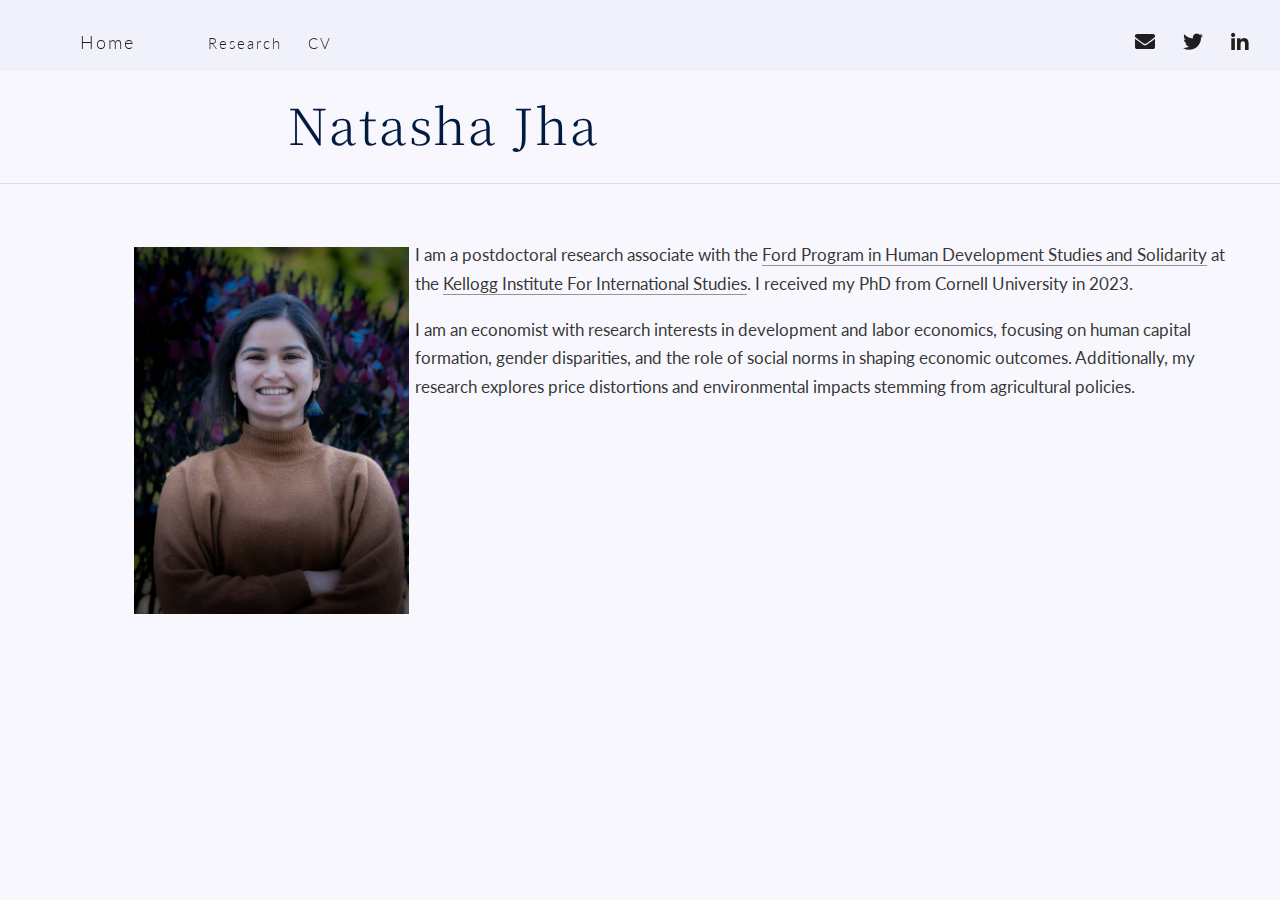
<file: index.html>
<!DOCTYPE html>

<html xmlns="http://www.w3.org/1999/xhtml" lang="" xml:lang="">

<head>
  <meta charset="utf-8"/>
  <meta name="viewport" content="width=device-width, initial-scale=1"/>
  <meta http-equiv="X-UA-Compatible" content="IE=Edge,chrome=1"/>
  <meta name="generator" content="distill" />

  <style type="text/css">
  /* Hide doc at startup (prevent jankiness while JS renders/transforms) */
  body {
    visibility: hidden;
  }
  </style>

 <!--radix_placeholder_import_source-->
 <!--/radix_placeholder_import_source-->

<style type="text/css">code{white-space: pre;}</style>
<style type="text/css" data-origin="pandoc">
pre > code.sourceCode { white-space: pre; position: relative; }
pre > code.sourceCode > span { display: inline-block; line-height: 1.25; }
pre > code.sourceCode > span:empty { height: 1.2em; }
.sourceCode { overflow: visible; }
code.sourceCode > span { color: inherit; text-decoration: inherit; }
div.sourceCode { margin: 1em 0; }
pre.sourceCode { margin: 0; }
@media screen {
div.sourceCode { overflow: auto; }
}
@media print {
pre > code.sourceCode { white-space: pre-wrap; }
pre > code.sourceCode > span { text-indent: -5em; padding-left: 5em; }
}
pre.numberSource code
  { counter-reset: source-line 0; }
pre.numberSource code > span
  { position: relative; left: -4em; counter-increment: source-line; }
pre.numberSource code > span > a:first-child::before
  { content: counter(source-line);
    position: relative; left: -1em; text-align: right; vertical-align: baseline;
    border: none; display: inline-block;
    -webkit-touch-callout: none; -webkit-user-select: none;
    -khtml-user-select: none; -moz-user-select: none;
    -ms-user-select: none; user-select: none;
    padding: 0 4px; width: 4em;
    color: #aaaaaa;
  }
pre.numberSource { margin-left: 3em; border-left: 1px solid #aaaaaa;  padding-left: 4px; }
div.sourceCode
  { color: #00769e; background-color: #f1f3f5; }
@media screen {
pre > code.sourceCode > span > a:first-child::before { text-decoration: underline; }
}
code span { color: #00769e; } /* Normal */
code span.al { color: #ad0000; } /* Alert */
code span.an { color: #5e5e5e; } /* Annotation */
code span.at { color: #657422; } /* Attribute */
code span.bn { color: #ad0000; } /* BaseN */
code span.bu { } /* BuiltIn */
code span.cf { color: #00769e; } /* ControlFlow */
code span.ch { color: #20794d; } /* Char */
code span.cn { color: #8f5902; } /* Constant */
code span.co { color: #5e5e5e; } /* Comment */
code span.cv { color: #5e5e5e; font-style: italic; } /* CommentVar */
code span.do { color: #5e5e5e; font-style: italic; } /* Documentation */
code span.dt { color: #ad0000; } /* DataType */
code span.dv { color: #ad0000; } /* DecVal */
code span.er { color: #ad0000; } /* Error */
code span.ex { } /* Extension */
code span.fl { color: #ad0000; } /* Float */
code span.fu { color: #4758ab; } /* Function */
code span.im { } /* Import */
code span.in { color: #5e5e5e; } /* Information */
code span.kw { color: #00769e; } /* Keyword */
code span.op { color: #5e5e5e; } /* Operator */
code span.ot { color: #00769e; } /* Other */
code span.pp { color: #ad0000; } /* Preprocessor */
code span.sc { color: #5e5e5e; } /* SpecialChar */
code span.ss { color: #20794d; } /* SpecialString */
code span.st { color: #20794d; } /* String */
code span.va { color: #111111; } /* Variable */
code span.vs { color: #20794d; } /* VerbatimString */
code span.wa { color: #5e5e5e; font-style: italic; } /* Warning */
</style>


  <!--radix_placeholder_meta_tags-->
  <title>Home: Natasha Jha</title>


  <link rel="icon" type="image/png" href="images/favicon.png"/>


  <!--  https://developers.facebook.com/docs/sharing/webmasters#markup -->
  <meta property="og:title" content="Home: Natasha Jha"/>
  <meta property="og:type" content="article"/>
  <meta property="og:locale" content="en_US"/>
  <meta property="og:site_name" content="Home"/>

  <!--  https://dev.twitter.com/cards/types/summary -->
  <meta property="twitter:card" content="summary"/>
  <meta property="twitter:title" content="Home: Natasha Jha"/>

  <!--/radix_placeholder_meta_tags-->
  <!--radix_placeholder_rmarkdown_metadata-->

  <script type="text/json" id="radix-rmarkdown-metadata">
  {"type":"list","attributes":{"names":{"type":"character","attributes":{},"value":["title","site"]}},"value":[{"type":"character","attributes":{},"value":["Natasha Jha"]},{"type":"character","attributes":{},"value":["distill::distill_website"]}]}
  </script>
  <!--/radix_placeholder_rmarkdown_metadata-->
  <!--radix_placeholder_navigation_in_header-->
  <meta name="distill:offset" content=""/>

  <script type="application/javascript">

    window.headroom_prevent_pin = false;

    window.document.addEventListener("DOMContentLoaded", function (event) {

      // initialize headroom for banner
      var header = $('header').get(0);
      var headerHeight = header.offsetHeight;
      var headroom = new Headroom(header, {
        tolerance: 5,
        onPin : function() {
          if (window.headroom_prevent_pin) {
            window.headroom_prevent_pin = false;
            headroom.unpin();
          }
        }
      });
      headroom.init();
      if(window.location.hash)
        headroom.unpin();
      $(header).addClass('headroom--transition');

      // offset scroll location for banner on hash change
      // (see: https://github.com/WickyNilliams/headroom.js/issues/38)
      window.addEventListener("hashchange", function(event) {
        window.scrollTo(0, window.pageYOffset - (headerHeight + 25));
      });

      // responsive menu
      $('.distill-site-header').each(function(i, val) {
        var topnav = $(this);
        var toggle = topnav.find('.nav-toggle');
        toggle.on('click', function() {
          topnav.toggleClass('responsive');
        });
      });

      // nav dropdowns
      $('.nav-dropbtn').click(function(e) {
        $(this).next('.nav-dropdown-content').toggleClass('nav-dropdown-active');
        $(this).parent().siblings('.nav-dropdown')
           .children('.nav-dropdown-content').removeClass('nav-dropdown-active');
      });
      $("body").click(function(e){
        $('.nav-dropdown-content').removeClass('nav-dropdown-active');
      });
      $(".nav-dropdown").click(function(e){
        e.stopPropagation();
      });
    });
  </script>

  <style type="text/css">

  /* Theme (user-documented overrideables for nav appearance) */

  .distill-site-nav {
    color: rgba(255, 255, 255, 0.8);
    background-color: #0F2E3D;
    font-size: 15px;
    font-weight: 300;
  }

  .distill-site-nav a {
    color: inherit;
    text-decoration: none;
  }

  .distill-site-nav a:hover {
    color: white;
  }

  @media print {
    .distill-site-nav {
      display: none;
    }
  }

  .distill-site-header {

  }

  .distill-site-footer {

  }


  /* Site Header */

  .distill-site-header {
    width: 100%;
    box-sizing: border-box;
    z-index: 3;
  }

  .distill-site-header .nav-left {
    display: inline-block;
    margin-left: 8px;
  }

  @media screen and (max-width: 768px) {
    .distill-site-header .nav-left {
      margin-left: 0;
    }
  }


  .distill-site-header .nav-right {
    float: right;
    margin-right: 8px;
  }

  .distill-site-header a,
  .distill-site-header .title {
    display: inline-block;
    text-align: center;
    padding: 14px 10px 14px 10px;
  }

  .distill-site-header .title {
    font-size: 18px;
    min-width: 150px;
  }

  .distill-site-header .logo {
    padding: 0;
  }

  .distill-site-header .logo img {
    display: none;
    max-height: 20px;
    width: auto;
    margin-bottom: -4px;
  }

  .distill-site-header .nav-image img {
    max-height: 18px;
    width: auto;
    display: inline-block;
    margin-bottom: -3px;
  }



  @media screen and (min-width: 1000px) {
    .distill-site-header .logo img {
      display: inline-block;
    }
    .distill-site-header .nav-left {
      margin-left: 20px;
    }
    .distill-site-header .nav-right {
      margin-right: 20px;
    }
    .distill-site-header .title {
      padding-left: 12px;
    }
  }


  .distill-site-header .nav-toggle {
    display: none;
  }

  .nav-dropdown {
    display: inline-block;
    position: relative;
  }

  .nav-dropdown .nav-dropbtn {
    border: none;
    outline: none;
    color: rgba(255, 255, 255, 0.8);
    padding: 16px 10px;
    background-color: transparent;
    font-family: inherit;
    font-size: inherit;
    font-weight: inherit;
    margin: 0;
    margin-top: 1px;
    z-index: 2;
  }

  .nav-dropdown-content {
    display: none;
    position: absolute;
    background-color: white;
    min-width: 200px;
    border: 1px solid rgba(0,0,0,0.15);
    border-radius: 4px;
    box-shadow: 0px 8px 16px 0px rgba(0,0,0,0.1);
    z-index: 1;
    margin-top: 2px;
    white-space: nowrap;
    padding-top: 4px;
    padding-bottom: 4px;
  }

  .nav-dropdown-content hr {
    margin-top: 4px;
    margin-bottom: 4px;
    border: none;
    border-bottom: 1px solid rgba(0, 0, 0, 0.1);
  }

  .nav-dropdown-active {
    display: block;
  }

  .nav-dropdown-content a, .nav-dropdown-content .nav-dropdown-header {
    color: black;
    padding: 6px 24px;
    text-decoration: none;
    display: block;
    text-align: left;
  }

  .nav-dropdown-content .nav-dropdown-header {
    display: block;
    padding: 5px 24px;
    padding-bottom: 0;
    text-transform: uppercase;
    font-size: 14px;
    color: #999999;
    white-space: nowrap;
  }

  .nav-dropdown:hover .nav-dropbtn {
    color: white;
  }

  .nav-dropdown-content a:hover {
    background-color: #ddd;
    color: black;
  }

  .nav-right .nav-dropdown-content {
    margin-left: -45%;
    right: 0;
  }

  @media screen and (max-width: 768px) {
    .distill-site-header a, .distill-site-header .nav-dropdown  {display: none;}
    .distill-site-header a.nav-toggle {
      float: right;
      display: block;
    }
    .distill-site-header .title {
      margin-left: 0;
    }
    .distill-site-header .nav-right {
      margin-right: 0;
    }
    .distill-site-header {
      overflow: hidden;
    }
    .nav-right .nav-dropdown-content {
      margin-left: 0;
    }
  }


  @media screen and (max-width: 768px) {
    .distill-site-header.responsive {position: relative; min-height: 500px; }
    .distill-site-header.responsive a.nav-toggle {
      position: absolute;
      right: 0;
      top: 0;
    }
    .distill-site-header.responsive a,
    .distill-site-header.responsive .nav-dropdown {
      display: block;
      text-align: left;
    }
    .distill-site-header.responsive .nav-left,
    .distill-site-header.responsive .nav-right {
      width: 100%;
    }
    .distill-site-header.responsive .nav-dropdown {float: none;}
    .distill-site-header.responsive .nav-dropdown-content {position: relative;}
    .distill-site-header.responsive .nav-dropdown .nav-dropbtn {
      display: block;
      width: 100%;
      text-align: left;
    }
  }

  /* Site Footer */

  .distill-site-footer {
    width: 100%;
    overflow: hidden;
    box-sizing: border-box;
    z-index: 3;
    margin-top: 30px;
    padding-top: 30px;
    padding-bottom: 30px;
    text-align: center;
  }

  /* Headroom */

  d-title {
    padding-top: 6rem;
  }

  @media print {
    d-title {
      padding-top: 4rem;
    }
  }

  .headroom {
    z-index: 1000;
    position: fixed;
    top: 0;
    left: 0;
    right: 0;
  }

  .headroom--transition {
    transition: all .4s ease-in-out;
  }

  .headroom--unpinned {
    top: -100px;
  }

  .headroom--pinned {
    top: 0;
  }

  /* adjust viewport for navbar height */
  /* helps vertically center bootstrap (non-distill) content */
  .min-vh-100 {
    min-height: calc(100vh - 100px) !important;
  }

  </style>

  <script src="site_libs/jquery-3.6.0/jquery-3.6.0.min.js"></script>
  <link href="site_libs/font-awesome-5.1.0/css/all.css" rel="stylesheet"/>
  <link href="site_libs/font-awesome-5.1.0/css/v4-shims.css" rel="stylesheet"/>
  <script src="site_libs/headroom-0.9.4/headroom.min.js"></script>
  <script src="site_libs/autocomplete-0.37.1/autocomplete.min.js"></script>
  <script src="site_libs/fuse-6.4.1/fuse.min.js"></script>

  <script type="application/javascript">

  function getMeta(metaName) {
    var metas = document.getElementsByTagName('meta');
    for (let i = 0; i < metas.length; i++) {
      if (metas[i].getAttribute('name') === metaName) {
        return metas[i].getAttribute('content');
      }
    }
    return '';
  }

  function offsetURL(url) {
    var offset = getMeta('distill:offset');
    return offset ? offset + '/' + url : url;
  }

  function createFuseIndex() {

    // create fuse index
    var options = {
      keys: [
        { name: 'title', weight: 20 },
        { name: 'categories', weight: 15 },
        { name: 'description', weight: 10 },
        { name: 'contents', weight: 5 },
      ],
      ignoreLocation: true,
      threshold: 0
    };
    var fuse = new window.Fuse([], options);

    // fetch the main search.json
    return fetch(offsetURL('search.json'))
      .then(function(response) {
        if (response.status == 200) {
          return response.json().then(function(json) {
            // index main articles
            json.articles.forEach(function(article) {
              fuse.add(article);
            });
            // download collections and index their articles
            return Promise.all(json.collections.map(function(collection) {
              return fetch(offsetURL(collection)).then(function(response) {
                if (response.status === 200) {
                  return response.json().then(function(articles) {
                    articles.forEach(function(article) {
                      fuse.add(article);
                    });
                  })
                } else {
                  return Promise.reject(
                    new Error('Unexpected status from search index request: ' +
                              response.status)
                  );
                }
              });
            })).then(function() {
              return fuse;
            });
          });

        } else {
          return Promise.reject(
            new Error('Unexpected status from search index request: ' +
                        response.status)
          );
        }
      });
  }

  window.document.addEventListener("DOMContentLoaded", function (event) {

    // get search element (bail if we don't have one)
    var searchEl = window.document.getElementById('distill-search');
    if (!searchEl)
      return;

    createFuseIndex()
      .then(function(fuse) {

        // make search box visible
        searchEl.classList.remove('hidden');

        // initialize autocomplete
        var options = {
          autoselect: true,
          hint: false,
          minLength: 2,
        };
        window.autocomplete(searchEl, options, [{
          source: function(query, callback) {
            const searchOptions = {
              isCaseSensitive: false,
              shouldSort: true,
              minMatchCharLength: 2,
              limit: 10,
            };
            var results = fuse.search(query, searchOptions);
            callback(results
              .map(function(result) { return result.item; })
            );
          },
          templates: {
            suggestion: function(suggestion) {
              var img = suggestion.preview && Object.keys(suggestion.preview).length > 0
                ? `<img src="${offsetURL(suggestion.preview)}"</img>`
                : '';
              var html = `
                <div class="search-item">
                  <h3>${suggestion.title}</h3>
                  <div class="search-item-description">
                    ${suggestion.description || ''}
                  </div>
                  <div class="search-item-preview">
                    ${img}
                  </div>
                </div>
              `;
              return html;
            }
          }
        }]).on('autocomplete:selected', function(event, suggestion) {
          window.location.href = offsetURL(suggestion.path);
        });
        // remove inline display style on autocompleter (we want to
        // manage responsive display via css)
        $('.algolia-autocomplete').css("display", "");
      })
      .catch(function(error) {
        console.log(error);
      });

  });

  </script>

  <style type="text/css">

  .nav-search {
    font-size: x-small;
  }

  /* Algolioa Autocomplete */

  .algolia-autocomplete {
    display: inline-block;
    margin-left: 10px;
    vertical-align: sub;
    background-color: white;
    color: black;
    padding: 6px;
    padding-top: 8px;
    padding-bottom: 0;
    border-radius: 6px;
    border: 1px #0F2E3D solid;
    width: 180px;
  }


  @media screen and (max-width: 768px) {
    .distill-site-nav .algolia-autocomplete {
      display: none;
      visibility: hidden;
    }
    .distill-site-nav.responsive .algolia-autocomplete {
      display: inline-block;
      visibility: visible;
    }
    .distill-site-nav.responsive .algolia-autocomplete .aa-dropdown-menu {
      margin-left: 0;
      width: 400px;
      max-height: 400px;
    }
  }

  .algolia-autocomplete .aa-input, .algolia-autocomplete .aa-hint {
    width: 90%;
    outline: none;
    border: none;
  }

  .algolia-autocomplete .aa-hint {
    color: #999;
  }
  .algolia-autocomplete .aa-dropdown-menu {
    width: 550px;
    max-height: 70vh;
    overflow-x: visible;
    overflow-y: scroll;
    padding: 5px;
    margin-top: 3px;
    margin-left: -150px;
    background-color: #fff;
    border-radius: 5px;
    border: 1px solid #999;
    border-top: none;
  }

  .algolia-autocomplete .aa-dropdown-menu .aa-suggestion {
    cursor: pointer;
    padding: 5px 4px;
    border-bottom: 1px solid #eee;
  }

  .algolia-autocomplete .aa-dropdown-menu .aa-suggestion:last-of-type {
    border-bottom: none;
    margin-bottom: 2px;
  }

  .algolia-autocomplete .aa-dropdown-menu .aa-suggestion .search-item {
    overflow: hidden;
    font-size: 0.8em;
    line-height: 1.4em;
  }

  .algolia-autocomplete .aa-dropdown-menu .aa-suggestion .search-item h3 {
    font-size: 1rem;
    margin-block-start: 0;
    margin-block-end: 5px;
  }

  .algolia-autocomplete .aa-dropdown-menu .aa-suggestion .search-item-description {
    display: inline-block;
    overflow: hidden;
    height: 2.8em;
    width: 80%;
    margin-right: 4%;
  }

  .algolia-autocomplete .aa-dropdown-menu .aa-suggestion .search-item-preview {
    display: inline-block;
    width: 15%;
  }

  .algolia-autocomplete .aa-dropdown-menu .aa-suggestion .search-item-preview img {
    height: 3em;
    width: auto;
    display: none;
  }

  .algolia-autocomplete .aa-dropdown-menu .aa-suggestion .search-item-preview img[src] {
    display: initial;
  }

  .algolia-autocomplete .aa-dropdown-menu .aa-suggestion.aa-cursor {
    background-color: #eee;
  }
  .algolia-autocomplete .aa-dropdown-menu .aa-suggestion em {
    font-weight: bold;
    font-style: normal;
  }

  </style>


  <!--/radix_placeholder_navigation_in_header-->
  <!--radix_placeholder_distill-->

  <style type="text/css">

  body {
    background-color: white;
  }

  .pandoc-table {
    width: 100%;
  }

  .pandoc-table>caption {
    margin-bottom: 10px;
  }

  .pandoc-table th:not([align]) {
    text-align: left;
  }

  .pagedtable-footer {
    font-size: 15px;
  }

  d-byline .byline {
    grid-template-columns: 2fr 2fr;
  }

  d-byline .byline h3 {
    margin-block-start: 1.5em;
  }

  d-byline .byline .authors-affiliations h3 {
    margin-block-start: 0.5em;
  }

  .authors-affiliations .orcid-id {
    width: 16px;
    height:16px;
    margin-left: 4px;
    margin-right: 4px;
    vertical-align: middle;
    padding-bottom: 2px;
  }

  d-title .dt-tags {
    margin-top: 1em;
    grid-column: text;
  }

  .dt-tags .dt-tag {
    text-decoration: none;
    display: inline-block;
    color: rgba(0,0,0,0.6);
    padding: 0em 0.4em;
    margin-right: 0.5em;
    margin-bottom: 0.4em;
    font-size: 70%;
    border: 1px solid rgba(0,0,0,0.2);
    border-radius: 3px;
    text-transform: uppercase;
    font-weight: 500;
  }

  d-article table.gt_table td,
  d-article table.gt_table th {
    border-bottom: none;
    font-size: 100%;
  }

  .html-widget {
    margin-bottom: 2.0em;
  }

  .l-screen-inset {
    padding-right: 16px;
  }

  .l-screen .caption {
    margin-left: 10px;
  }

  .shaded {
    background: rgb(247, 247, 247);
    padding-top: 20px;
    padding-bottom: 20px;
    border-top: 1px solid rgba(0, 0, 0, 0.1);
    border-bottom: 1px solid rgba(0, 0, 0, 0.1);
  }

  .shaded .html-widget {
    margin-bottom: 0;
    border: 1px solid rgba(0, 0, 0, 0.1);
  }

  .shaded .shaded-content {
    background: white;
  }

  .text-output {
    margin-top: 0;
    line-height: 1.5em;
  }

  .hidden {
    display: none !important;
  }

  d-article {
    padding-top: 2.5rem;
    padding-bottom: 30px;
  }

  d-appendix {
    padding-top: 30px;
  }

  d-article>p>img {
    width: 100%;
  }

  d-article h2 {
    margin: 1rem 0 1.5rem 0;
  }

  d-article h3 {
    margin-top: 1.5rem;
  }

  d-article iframe {
    border: 1px solid rgba(0, 0, 0, 0.1);
    margin-bottom: 2.0em;
    width: 100%;
  }

  /* Tweak code blocks */

  d-article div.sourceCode code,
  d-article pre code {
    font-family: Consolas, Monaco, 'Andale Mono', 'Ubuntu Mono', monospace;
  }

  d-article pre,
  d-article div.sourceCode,
  d-article div.sourceCode pre {
    overflow: auto;
  }

  d-article div.sourceCode {
    background-color: white;
  }

  d-article div.sourceCode pre {
    padding-left: 10px;
    font-size: 12px;
    border-left: 2px solid rgba(0,0,0,0.1);
  }

  d-article pre {
    font-size: 12px;
    color: black;
    background: none;
    margin-top: 0;
    text-align: left;
    white-space: pre;
    word-spacing: normal;
    word-break: normal;
    word-wrap: normal;
    line-height: 1.5;

    -moz-tab-size: 4;
    -o-tab-size: 4;
    tab-size: 4;

    -webkit-hyphens: none;
    -moz-hyphens: none;
    -ms-hyphens: none;
    hyphens: none;
  }

  d-article pre a {
    border-bottom: none;
  }

  d-article pre a:hover {
    border-bottom: none;
    text-decoration: underline;
  }

  d-article details {
    grid-column: text;
    margin-bottom: 0.8em;
  }

  @media(min-width: 768px) {

  d-article pre,
  d-article div.sourceCode,
  d-article div.sourceCode pre {
    overflow: visible !important;
  }

  d-article div.sourceCode pre {
    padding-left: 18px;
    font-size: 14px;
  }

  d-article pre {
    font-size: 14px;
  }

  }

  figure img.external {
    background: white;
    border: 1px solid rgba(0, 0, 0, 0.1);
    box-shadow: 0 1px 8px rgba(0, 0, 0, 0.1);
    padding: 18px;
    box-sizing: border-box;
  }

  /* CSS for d-contents */

  .d-contents {
    grid-column: text;
    color: rgba(0,0,0,0.8);
    font-size: 0.9em;
    padding-bottom: 1em;
    margin-bottom: 1em;
    padding-bottom: 0.5em;
    margin-bottom: 1em;
    padding-left: 0.25em;
    justify-self: start;
  }

  @media(min-width: 1000px) {
    .d-contents.d-contents-float {
      height: 0;
      grid-column-start: 1;
      grid-column-end: 4;
      justify-self: center;
      padding-right: 3em;
      padding-left: 2em;
    }
  }

  .d-contents nav h3 {
    font-size: 18px;
    margin-top: 0;
    margin-bottom: 1em;
  }

  .d-contents li {
    list-style-type: none
  }

  .d-contents nav > ul {
    padding-left: 0;
  }

  .d-contents ul {
    padding-left: 1em
  }

  .d-contents nav ul li {
    margin-top: 0.6em;
    margin-bottom: 0.2em;
  }

  .d-contents nav a {
    font-size: 13px;
    border-bottom: none;
    text-decoration: none
    color: rgba(0, 0, 0, 0.8);
  }

  .d-contents nav a:hover {
    text-decoration: underline solid rgba(0, 0, 0, 0.6)
  }

  .d-contents nav > ul > li > a {
    font-weight: 600;
  }

  .d-contents nav > ul > li > ul {
    font-weight: inherit;
  }

  .d-contents nav > ul > li > ul > li {
    margin-top: 0.2em;
  }


  .d-contents nav ul {
    margin-top: 0;
    margin-bottom: 0.25em;
  }

  .d-article-with-toc h2:nth-child(2) {
    margin-top: 0;
  }


  /* Figure */

  .figure {
    position: relative;
    margin-bottom: 2.5em;
    margin-top: 1.5em;
  }

  .figure .caption {
    color: rgba(0, 0, 0, 0.6);
    font-size: 12px;
    line-height: 1.5em;
  }

  .figure img.external {
    background: white;
    border: 1px solid rgba(0, 0, 0, 0.1);
    box-shadow: 0 1px 8px rgba(0, 0, 0, 0.1);
    padding: 18px;
    box-sizing: border-box;
  }

  .figure .caption a {
    color: rgba(0, 0, 0, 0.6);
  }

  .figure .caption b,
  .figure .caption strong, {
    font-weight: 600;
    color: rgba(0, 0, 0, 1.0);
  }

  /* Citations */

  d-article .citation {
    color: inherit;
    cursor: inherit;
  }

  div.hanging-indent{
    margin-left: 1em; text-indent: -1em;
  }

  /* Citation hover box */

  .tippy-box[data-theme~=light-border] {
    background-color: rgba(250, 250, 250, 0.95);
  }

  .tippy-content > p {
    margin-bottom: 0;
    padding: 2px;
  }


  /* Tweak 1000px media break to show more text */

  @media(min-width: 1000px) {
    .base-grid,
    distill-header,
    d-title,
    d-abstract,
    d-article,
    d-appendix,
    distill-appendix,
    d-byline,
    d-footnote-list,
    d-citation-list,
    distill-footer {
      grid-template-columns: [screen-start] 1fr [page-start kicker-start] 80px [middle-start] 50px [text-start kicker-end] 65px 65px 65px 65px 65px 65px 65px 65px [text-end gutter-start] 65px [middle-end] 65px [page-end gutter-end] 1fr [screen-end];
      grid-column-gap: 16px;
    }

    .grid {
      grid-column-gap: 16px;
    }

    d-article {
      font-size: 1.06rem;
      line-height: 1.7em;
    }
    figure .caption, .figure .caption, figure figcaption {
      font-size: 13px;
    }
  }

  @media(min-width: 1180px) {
    .base-grid,
    distill-header,
    d-title,
    d-abstract,
    d-article,
    d-appendix,
    distill-appendix,
    d-byline,
    d-footnote-list,
    d-citation-list,
    distill-footer {
      grid-template-columns: [screen-start] 1fr [page-start kicker-start] 60px [middle-start] 60px [text-start kicker-end] 60px 60px 60px 60px 60px 60px 60px 60px [text-end gutter-start] 60px [middle-end] 60px [page-end gutter-end] 1fr [screen-end];
      grid-column-gap: 32px;
    }

    .grid {
      grid-column-gap: 32px;
    }
  }


  /* Get the citation styles for the appendix (not auto-injected on render since
     we do our own rendering of the citation appendix) */

  d-appendix .citation-appendix,
  .d-appendix .citation-appendix {
    font-size: 11px;
    line-height: 15px;
    border-left: 1px solid rgba(0, 0, 0, 0.1);
    padding-left: 18px;
    border: 1px solid rgba(0,0,0,0.1);
    background: rgba(0, 0, 0, 0.02);
    padding: 10px 18px;
    border-radius: 3px;
    color: rgba(150, 150, 150, 1);
    overflow: hidden;
    margin-top: -12px;
    white-space: pre-wrap;
    word-wrap: break-word;
  }

  /* Include appendix styles here so they can be overridden */

  d-appendix {
    contain: layout style;
    font-size: 0.8em;
    line-height: 1.7em;
    margin-top: 60px;
    margin-bottom: 0;
    border-top: 1px solid rgba(0, 0, 0, 0.1);
    color: rgba(0,0,0,0.5);
    padding-top: 60px;
    padding-bottom: 48px;
  }

  d-appendix h3 {
    grid-column: page-start / text-start;
    font-size: 15px;
    font-weight: 500;
    margin-top: 1em;
    margin-bottom: 0;
    color: rgba(0,0,0,0.65);
  }

  d-appendix h3 + * {
    margin-top: 1em;
  }

  d-appendix ol {
    padding: 0 0 0 15px;
  }

  @media (min-width: 768px) {
    d-appendix ol {
      padding: 0 0 0 30px;
      margin-left: -30px;
    }
  }

  d-appendix li {
    margin-bottom: 1em;
  }

  d-appendix a {
    color: rgba(0, 0, 0, 0.6);
  }

  d-appendix > * {
    grid-column: text;
  }

  d-appendix > d-footnote-list,
  d-appendix > d-citation-list,
  d-appendix > distill-appendix {
    grid-column: screen;
  }

  /* Include footnote styles here so they can be overridden */

  d-footnote-list {
    contain: layout style;
  }

  d-footnote-list > * {
    grid-column: text;
  }

  d-footnote-list a.footnote-backlink {
    color: rgba(0,0,0,0.3);
    padding-left: 0.5em;
  }



  /* Anchor.js */

  .anchorjs-link {
    /*transition: all .25s linear; */
    text-decoration: none;
    border-bottom: none;
  }
  *:hover > .anchorjs-link {
    margin-left: -1.125em !important;
    text-decoration: none;
    border-bottom: none;
  }

  /* Social footer */

  .social_footer {
    margin-top: 30px;
    margin-bottom: 0;
    color: rgba(0,0,0,0.67);
  }

  .disqus-comments {
    margin-right: 30px;
  }

  .disqus-comment-count {
    border-bottom: 1px solid rgba(0, 0, 0, 0.4);
    cursor: pointer;
  }

  #disqus_thread {
    margin-top: 30px;
  }

  .article-sharing a {
    border-bottom: none;
    margin-right: 8px;
  }

  .article-sharing a:hover {
    border-bottom: none;
  }

  .sidebar-section.subscribe {
    font-size: 12px;
    line-height: 1.6em;
  }

  .subscribe p {
    margin-bottom: 0.5em;
  }


  .article-footer .subscribe {
    font-size: 15px;
    margin-top: 45px;
  }


  .sidebar-section.custom {
    font-size: 12px;
    line-height: 1.6em;
  }

  .custom p {
    margin-bottom: 0.5em;
  }

  /* Styles for listing layout (hide title) */
  .layout-listing d-title, .layout-listing .d-title {
    display: none;
  }

  /* Styles for posts lists (not auto-injected) */


  .posts-with-sidebar {
    padding-left: 45px;
    padding-right: 45px;
  }

  .posts-list .description h2,
  .posts-list .description p {
    font-family: -apple-system, BlinkMacSystemFont, "Segoe UI", Roboto, Oxygen, Ubuntu, Cantarell, "Fira Sans", "Droid Sans", "Helvetica Neue", Arial, sans-serif;
  }

  .posts-list .description h2 {
    font-weight: 700;
    border-bottom: none;
    padding-bottom: 0;
  }

  .posts-list h2.post-tag {
    border-bottom: 1px solid rgba(0, 0, 0, 0.2);
    padding-bottom: 12px;
  }
  .posts-list {
    margin-top: 60px;
    margin-bottom: 24px;
  }

  .posts-list .post-preview {
    text-decoration: none;
    overflow: hidden;
    display: block;
    border-bottom: 1px solid rgba(0, 0, 0, 0.1);
    padding: 24px 0;
  }

  .post-preview-last {
    border-bottom: none !important;
  }

  .posts-list .posts-list-caption {
    grid-column: screen;
    font-weight: 400;
  }

  .posts-list .post-preview h2 {
    margin: 0 0 6px 0;
    line-height: 1.2em;
    font-style: normal;
    font-size: 24px;
  }

  .posts-list .post-preview p {
    margin: 0 0 12px 0;
    line-height: 1.4em;
    font-size: 16px;
  }

  .posts-list .post-preview .thumbnail {
    box-sizing: border-box;
    margin-bottom: 24px;
    position: relative;
    max-width: 500px;
  }
  .posts-list .post-preview img {
    width: 100%;
    display: block;
  }

  .posts-list .metadata {
    font-size: 12px;
    line-height: 1.4em;
    margin-bottom: 18px;
  }

  .posts-list .metadata > * {
    display: inline-block;
  }

  .posts-list .metadata .publishedDate {
    margin-right: 2em;
  }

  .posts-list .metadata .dt-authors {
    display: block;
    margin-top: 0.3em;
    margin-right: 2em;
  }

  .posts-list .dt-tags {
    display: block;
    line-height: 1em;
  }

  .posts-list .dt-tags .dt-tag {
    display: inline-block;
    color: rgba(0,0,0,0.6);
    padding: 0.3em 0.4em;
    margin-right: 0.2em;
    margin-bottom: 0.4em;
    font-size: 60%;
    border: 1px solid rgba(0,0,0,0.2);
    border-radius: 3px;
    text-transform: uppercase;
    font-weight: 500;
  }

  .posts-list img {
    opacity: 1;
  }

  .posts-list img[data-src] {
    opacity: 0;
  }

  .posts-more {
    clear: both;
  }


  .posts-sidebar {
    font-size: 16px;
  }

  .posts-sidebar h3 {
    font-size: 16px;
    margin-top: 0;
    margin-bottom: 0.5em;
    font-weight: 400;
    text-transform: uppercase;
  }

  .sidebar-section {
    margin-bottom: 30px;
  }

  .categories ul {
    list-style-type: none;
    margin: 0;
    padding: 0;
  }

  .categories li {
    color: rgba(0, 0, 0, 0.8);
    margin-bottom: 0;
  }

  .categories li>a {
    border-bottom: none;
  }

  .categories li>a:hover {
    border-bottom: 1px solid rgba(0, 0, 0, 0.4);
  }

  .categories .active {
    font-weight: 600;
  }

  .categories .category-count {
    color: rgba(0, 0, 0, 0.4);
  }


  @media(min-width: 768px) {
    .posts-list .post-preview h2 {
      font-size: 26px;
    }
    .posts-list .post-preview .thumbnail {
      float: right;
      width: 30%;
      margin-bottom: 0;
    }
    .posts-list .post-preview .description {
      float: left;
      width: 45%;
    }
    .posts-list .post-preview .metadata {
      float: left;
      width: 20%;
      margin-top: 8px;
    }
    .posts-list .post-preview p {
      margin: 0 0 12px 0;
      line-height: 1.5em;
      font-size: 16px;
    }
    .posts-with-sidebar .posts-list {
      float: left;
      width: 75%;
    }
    .posts-with-sidebar .posts-sidebar {
      float: right;
      width: 20%;
      margin-top: 60px;
      padding-top: 24px;
      padding-bottom: 24px;
    }
  }


  /* Improve display for browsers without grid (IE/Edge <= 15) */

  .downlevel {
    line-height: 1.6em;
    font-family: -apple-system, BlinkMacSystemFont, "Segoe UI", Roboto, Oxygen, Ubuntu, Cantarell, "Fira Sans", "Droid Sans", "Helvetica Neue", Arial, sans-serif;
    margin: 0;
  }

  .downlevel .d-title {
    padding-top: 6rem;
    padding-bottom: 1.5rem;
  }

  .downlevel .d-title h1 {
    font-size: 50px;
    font-weight: 700;
    line-height: 1.1em;
    margin: 0 0 0.5rem;
  }

  .downlevel .d-title p {
    font-weight: 300;
    font-size: 1.2rem;
    line-height: 1.55em;
    margin-top: 0;
  }

  .downlevel .d-byline {
    padding-top: 0.8em;
    padding-bottom: 0.8em;
    font-size: 0.8rem;
    line-height: 1.8em;
  }

  .downlevel .section-separator {
    border: none;
    border-top: 1px solid rgba(0, 0, 0, 0.1);
  }

  .downlevel .d-article {
    font-size: 1.06rem;
    line-height: 1.7em;
    padding-top: 1rem;
    padding-bottom: 2rem;
  }


  .downlevel .d-appendix {
    padding-left: 0;
    padding-right: 0;
    max-width: none;
    font-size: 0.8em;
    line-height: 1.7em;
    margin-bottom: 0;
    color: rgba(0,0,0,0.5);
    padding-top: 40px;
    padding-bottom: 48px;
  }

  .downlevel .footnotes ol {
    padding-left: 13px;
  }

  .downlevel .base-grid,
  .downlevel .distill-header,
  .downlevel .d-title,
  .downlevel .d-abstract,
  .downlevel .d-article,
  .downlevel .d-appendix,
  .downlevel .distill-appendix,
  .downlevel .d-byline,
  .downlevel .d-footnote-list,
  .downlevel .d-citation-list,
  .downlevel .distill-footer,
  .downlevel .appendix-bottom,
  .downlevel .posts-container {
    padding-left: 40px;
    padding-right: 40px;
  }

  @media(min-width: 768px) {
    .downlevel .base-grid,
    .downlevel .distill-header,
    .downlevel .d-title,
    .downlevel .d-abstract,
    .downlevel .d-article,
    .downlevel .d-appendix,
    .downlevel .distill-appendix,
    .downlevel .d-byline,
    .downlevel .d-footnote-list,
    .downlevel .d-citation-list,
    .downlevel .distill-footer,
    .downlevel .appendix-bottom,
    .downlevel .posts-container {
    padding-left: 150px;
    padding-right: 150px;
    max-width: 900px;
  }
  }

  .downlevel pre code {
    display: block;
    border-left: 2px solid rgba(0, 0, 0, .1);
    padding: 0 0 0 20px;
    font-size: 14px;
  }

  .downlevel code, .downlevel pre {
    color: black;
    background: none;
    font-family: Consolas, Monaco, 'Andale Mono', 'Ubuntu Mono', monospace;
    text-align: left;
    white-space: pre;
    word-spacing: normal;
    word-break: normal;
    word-wrap: normal;
    line-height: 1.5;

    -moz-tab-size: 4;
    -o-tab-size: 4;
    tab-size: 4;

    -webkit-hyphens: none;
    -moz-hyphens: none;
    -ms-hyphens: none;
    hyphens: none;
  }

  .downlevel .posts-list .post-preview {
    color: inherit;
  }



  </style>

  <script type="application/javascript">

  function is_downlevel_browser() {
    if (bowser.isUnsupportedBrowser({ msie: "12", msedge: "16"},
                                   window.navigator.userAgent)) {
      return true;
    } else {
      return window.load_distill_framework === undefined;
    }
  }

  // show body when load is complete
  function on_load_complete() {

    // add anchors
    if (window.anchors) {
      window.anchors.options.placement = 'left';
      window.anchors.add('d-article > h2, d-article > h3, d-article > h4, d-article > h5');
    }


    // set body to visible
    document.body.style.visibility = 'visible';

    // force redraw for leaflet widgets
    if (window.HTMLWidgets) {
      var maps = window.HTMLWidgets.findAll(".leaflet");
      $.each(maps, function(i, el) {
        var map = this.getMap();
        map.invalidateSize();
        map.eachLayer(function(layer) {
          if (layer instanceof L.TileLayer)
            layer.redraw();
        });
      });
    }

    // trigger 'shown' so htmlwidgets resize
    $('d-article').trigger('shown');
  }

  function init_distill() {

    init_common();

    // create front matter
    var front_matter = $('<d-front-matter></d-front-matter>');
    $('#distill-front-matter').wrap(front_matter);

    // create d-title
    $('.d-title').changeElementType('d-title');

    // create d-byline
    var byline = $('<d-byline></d-byline>');
    $('.d-byline').replaceWith(byline);

    // create d-article
    var article = $('<d-article></d-article>');
    $('.d-article').wrap(article).children().unwrap();

    // move posts container into article
    $('.posts-container').appendTo($('d-article'));

    // create d-appendix
    $('.d-appendix').changeElementType('d-appendix');

    // flag indicating that we have appendix items
    var appendix = $('.appendix-bottom').children('h3').length > 0;

    // replace footnotes with <d-footnote>
    $('.footnote-ref').each(function(i, val) {
      appendix = true;
      var href = $(this).attr('href');
      var id = href.replace('#', '');
      var fn = $('#' + id);
      var fn_p = $('#' + id + '>p');
      fn_p.find('.footnote-back').remove();
      var text = fn_p.html();
      var dtfn = $('<d-footnote></d-footnote>');
      dtfn.html(text);
      $(this).replaceWith(dtfn);
    });
    // remove footnotes
    $('.footnotes').remove();

    // move refs into #references-listing
    $('#references-listing').replaceWith($('#refs'));

    $('h1.appendix, h2.appendix').each(function(i, val) {
      $(this).changeElementType('h3');
    });
    $('h3.appendix').each(function(i, val) {
      var id = $(this).attr('id');
      $('.d-contents a[href="#' + id + '"]').parent().remove();
      appendix = true;
      $(this).nextUntil($('h1, h2, h3')).addBack().appendTo($('d-appendix'));
    });

    // show d-appendix if we have appendix content
    $("d-appendix").css('display', appendix ? 'grid' : 'none');

    // localize layout chunks to just output
    $('.layout-chunk').each(function(i, val) {

      // capture layout
      var layout = $(this).attr('data-layout');

      // apply layout to markdown level block elements
      var elements = $(this).children().not('details, div.sourceCode, pre, script');
      elements.each(function(i, el) {
        var layout_div = $('<div class="' + layout + '"></div>');
        if (layout_div.hasClass('shaded')) {
          var shaded_content = $('<div class="shaded-content"></div>');
          $(this).wrap(shaded_content);
          $(this).parent().wrap(layout_div);
        } else {
          $(this).wrap(layout_div);
        }
      });


      // unwrap the layout-chunk div
      $(this).children().unwrap();
    });

    // remove code block used to force  highlighting css
    $('.distill-force-highlighting-css').parent().remove();

    // remove empty line numbers inserted by pandoc when using a
    // custom syntax highlighting theme
    $('code.sourceCode a:empty').remove();

    // load distill framework
    load_distill_framework();

    // wait for window.distillRunlevel == 4 to do post processing
    function distill_post_process() {

      if (!window.distillRunlevel || window.distillRunlevel < 4)
        return;

      // hide author/affiliations entirely if we have no authors
      var front_matter = JSON.parse($("#distill-front-matter").html());
      var have_authors = front_matter.authors && front_matter.authors.length > 0;
      if (!have_authors)
        $('d-byline').addClass('hidden');

      // article with toc class
      $('.d-contents').parent().addClass('d-article-with-toc');

      // strip links that point to #
      $('.authors-affiliations').find('a[href="#"]').removeAttr('href');

      // add orcid ids
      $('.authors-affiliations').find('.author').each(function(i, el) {
        var orcid_id = front_matter.authors[i].orcidID;
        if (orcid_id) {
          var a = $('<a></a>');
          a.attr('href', 'https://orcid.org/' + orcid_id);
          var img = $('<img></img>');
          img.addClass('orcid-id');
          img.attr('alt', 'ORCID ID');
          img.attr('src','[data-uri]');
          a.append(img);
          $(this).append(a);
        }
      });

      // hide elements of author/affiliations grid that have no value
      function hide_byline_column(caption) {
        $('d-byline').find('h3:contains("' + caption + '")').parent().css('visibility', 'hidden');
      }

      // affiliations
      var have_affiliations = false;
      for (var i = 0; i<front_matter.authors.length; ++i) {
        var author = front_matter.authors[i];
        if (author.affiliation !== "&nbsp;") {
          have_affiliations = true;
          break;
        }
      }
      if (!have_affiliations)
        $('d-byline').find('h3:contains("Affiliations")').css('visibility', 'hidden');

      // published date
      if (!front_matter.publishedDate)
        hide_byline_column("Published");

      // document object identifier
      var doi = $('d-byline').find('h3:contains("DOI")');
      var doi_p = doi.next().empty();
      if (!front_matter.doi) {
        // if we have a citation and valid citationText then link to that
        if ($('#citation').length > 0 && front_matter.citationText) {
          doi.html('Citation');
          $('<a href="#citation"></a>')
            .text(front_matter.citationText)
            .appendTo(doi_p);
        } else {
          hide_byline_column("DOI");
        }
      } else {
        $('<a></a>')
           .attr('href', "https://doi.org/" + front_matter.doi)
           .html(front_matter.doi)
           .appendTo(doi_p);
      }

       // change plural form of authors/affiliations
      if (front_matter.authors.length === 1) {
        var grid = $('.authors-affiliations');
        grid.children('h3:contains("Authors")').text('Author');
        grid.children('h3:contains("Affiliations")').text('Affiliation');
      }

      // remove d-appendix and d-footnote-list local styles
      $('d-appendix > style:first-child').remove();
      $('d-footnote-list > style:first-child').remove();

      // move appendix-bottom entries to the bottom
      $('.appendix-bottom').appendTo('d-appendix').children().unwrap();
      $('.appendix-bottom').remove();

      // hoverable references
      $('span.citation[data-cites]').each(function() {
        const citeChild = $(this).children()[0]
        // Do not process if @xyz has been used without escaping and without bibliography activated
        // https://github.com/rstudio/distill/issues/466
        if (citeChild === undefined) return true

        if (citeChild.nodeName == "D-FOOTNOTE") {
          var fn = citeChild
          $(this).html(fn.shadowRoot.querySelector("sup"))
          $(this).id = fn.id
          fn.remove()
        }
        var refs = $(this).attr('data-cites').split(" ");
        var refHtml = refs.map(function(ref) {
          // Could use CSS.escape too here, we insure backward compatibility in navigator
          return "<p>" + $('div[id="ref-' + ref + '"]').html() + "</p>";
        }).join("\n");
        window.tippy(this, {
          allowHTML: true,
          content: refHtml,
          maxWidth: 500,
          interactive: true,
          interactiveBorder: 10,
          theme: 'light-border',
          placement: 'bottom-start'
        });
      });

      // fix footnotes in tables (#411)
      // replacing broken distill.pub feature
      $('table d-footnote').each(function() {
        // we replace internal showAtNode methode which is triggered when hovering a footnote
        this.hoverBox.showAtNode = function(node) {
          // ported from https://github.com/distillpub/template/pull/105/files
          calcOffset = function(elem) {
              let x = elem.offsetLeft;
              let y = elem.offsetTop;
              // Traverse upwards until an `absolute` element is found or `elem`
              // becomes null.
              while (elem = elem.offsetParent && elem.style.position != 'absolute') {
                  x += elem.offsetLeft;
                  y += elem.offsetTop;
              }

              return { left: x, top: y };
          }
          // https://developer.mozilla.org/en-US/docs/Web/API/HTMLElement/offsetTop
          const bbox = node.getBoundingClientRect();
          const offset = calcOffset(node);
          this.show([offset.left + bbox.width, offset.top + bbox.height]);
        }
      })

      // clear polling timer
      clearInterval(tid);

      // show body now that everything is ready
      on_load_complete();
    }

    var tid = setInterval(distill_post_process, 50);
    distill_post_process();

  }

  function init_downlevel() {

    init_common();

     // insert hr after d-title
    $('.d-title').after($('<hr class="section-separator"/>'));

    // check if we have authors
    var front_matter = JSON.parse($("#distill-front-matter").html());
    var have_authors = front_matter.authors && front_matter.authors.length > 0;

    // manage byline/border
    if (!have_authors)
      $('.d-byline').remove();
    $('.d-byline').after($('<hr class="section-separator"/>'));
    $('.d-byline a').remove();

    // remove toc
    $('.d-contents').remove();

    // move appendix elements
    $('h1.appendix, h2.appendix').each(function(i, val) {
      $(this).changeElementType('h3');
    });
    $('h3.appendix').each(function(i, val) {
      $(this).nextUntil($('h1, h2, h3')).addBack().appendTo($('.d-appendix'));
    });


    // inject headers into references and footnotes
    var refs_header = $('<h3></h3>');
    refs_header.text('References');
    $('#refs').prepend(refs_header);

    var footnotes_header = $('<h3></h3');
    footnotes_header.text('Footnotes');
    $('.footnotes').children('hr').first().replaceWith(footnotes_header);

    // move appendix-bottom entries to the bottom
    $('.appendix-bottom').appendTo('.d-appendix').children().unwrap();
    $('.appendix-bottom').remove();

    // remove appendix if it's empty
    if ($('.d-appendix').children().length === 0)
      $('.d-appendix').remove();

    // prepend separator above appendix
    $('.d-appendix').before($('<hr class="section-separator" style="clear: both"/>'));

    // trim code
    $('pre>code').each(function(i, val) {
      $(this).html($.trim($(this).html()));
    });

    // move posts-container right before article
    $('.posts-container').insertBefore($('.d-article'));

    $('body').addClass('downlevel');

    on_load_complete();
  }


  function init_common() {

    // jquery plugin to change element types
    (function($) {
      $.fn.changeElementType = function(newType) {
        var attrs = {};

        $.each(this[0].attributes, function(idx, attr) {
          attrs[attr.nodeName] = attr.nodeValue;
        });

        this.replaceWith(function() {
          return $("<" + newType + "/>", attrs).append($(this).contents());
        });
      };
    })(jQuery);

    // prevent underline for linked images
    $('a > img').parent().css({'border-bottom' : 'none'});

    // mark non-body figures created by knitr chunks as 100% width
    $('.layout-chunk').each(function(i, val) {
      var figures = $(this).find('img, .html-widget');
      // ignore leaflet img layers (#106)
      figures = figures.filter(':not(img[class*="leaflet"])')
      if ($(this).attr('data-layout') !== "l-body") {
        figures.css('width', '100%');
      } else {
        figures.css('max-width', '100%');
        figures.filter("[width]").each(function(i, val) {
          var fig = $(this);
          fig.css('width', fig.attr('width') + 'px');
        });

      }
    });

    // auto-append index.html to post-preview links in file: protocol
    // and in rstudio ide preview
    $('.post-preview').each(function(i, val) {
      if (window.location.protocol === "file:")
        $(this).attr('href', $(this).attr('href') + "index.html");
    });

    // get rid of index.html references in header
    if (window.location.protocol !== "file:") {
      $('.distill-site-header a[href]').each(function(i,val) {
        $(this).attr('href', $(this).attr('href').replace(/^index[.]html/, "./"));
      });
    }

    // add class to pandoc style tables
    $('tr.header').parent('thead').parent('table').addClass('pandoc-table');
    $('.kable-table').children('table').addClass('pandoc-table');

    // add figcaption style to table captions
    $('caption').parent('table').addClass("figcaption");

    // initialize posts list
    if (window.init_posts_list)
      window.init_posts_list();

    // implmement disqus comment link
    $('.disqus-comment-count').click(function() {
      window.headroom_prevent_pin = true;
      $('#disqus_thread').toggleClass('hidden');
      if (!$('#disqus_thread').hasClass('hidden')) {
        var offset = $(this).offset();
        $(window).resize();
        $('html, body').animate({
          scrollTop: offset.top - 35
        });
      }
    });
  }

  document.addEventListener('DOMContentLoaded', function() {
    if (is_downlevel_browser())
      init_downlevel();
    else
      window.addEventListener('WebComponentsReady', init_distill);
  });

  </script>

  <style type="text/css">
  /* base variables */

  /* Edit the CSS properties in this file to create a custom
     Distill theme. Only edit values in the right column
     for each row; values shown are the CSS defaults.
     To return any property to the default,
     you may set its value to: unset
     All rows must end with a semi-colon.                      */

  /* Optional: embed custom fonts here with `@import`          */
  /* This must remain at the top of this file.                 */



  html {
    /*-- Main font sizes --*/
    --title-size:      50px;
    --body-size:       1.06rem;
    --code-size:       14px;
    --aside-size:      12px;
    --fig-cap-size:    13px;
    /*-- Main font colors --*/
    --title-color:     #000000;
    --header-color:    rgba(0, 0, 0, 0.8);
    --body-color:      rgba(0, 0, 0, 0.8);
    --aside-color:     rgba(0, 0, 0, 0.6);
    --fig-cap-color:   rgba(0, 0, 0, 0.6);
    /*-- Specify custom fonts ~~~ must be imported above   --*/
    --heading-font:    sans-serif;
    --mono-font:       monospace;
    --body-font:       sans-serif;
    --navbar-font:     sans-serif;  /* websites + blogs only */
  }

  /*-- ARTICLE METADATA --*/
  d-byline {
    --heading-size:    0.6rem;
    --heading-color:   rgba(0, 0, 0, 0.5);
    --body-size:       0.8rem;
    --body-color:      rgba(0, 0, 0, 0.8);
  }

  /*-- ARTICLE TABLE OF CONTENTS --*/
  .d-contents {
    --heading-size:    18px;
    --contents-size:   13px;
  }

  /*-- ARTICLE APPENDIX --*/
  d-appendix {
    --heading-size:    15px;
    --heading-color:   rgba(0, 0, 0, 0.65);
    --text-size:       0.8em;
    --text-color:      rgba(0, 0, 0, 0.5);
  }

  /*-- WEBSITE HEADER + FOOTER --*/
  /* These properties only apply to Distill sites and blogs  */

  .distill-site-header {
    --title-size:       18px;
    --text-color:       rgba(255, 255, 255, 0.8);
    --text-size:        15px;
    --hover-color:      white;
    --bkgd-color:       #0F2E3D;
  }

  .distill-site-footer {
    --text-color:       rgba(255, 255, 255, 0.8);
    --text-size:        15px;
    --hover-color:      white;
    --bkgd-color:       #0F2E3D;
  }

  /*-- Additional custom styles --*/
  /* Add any additional CSS rules below                      */
  </style>
  <style type="text/css">/* base variables */

  /* Edit the CSS properties in this file to create a custom
     Distill theme. Only edit values in the right column
     for each row; values shown are the CSS defaults.
     To return any property to the default,
     you may set its value to: unset
     All rows must end with a semi-colon.                      */

  /* Optional: embed custom fonts here with `@import`          */
  /* This must remain at the top of this file.                 */
  @import url('https://fonts.googleapis.com/css?family=Noto+Serif+JP:300, 300i&display=swap');
  @import url('https://fonts.googleapis.com/css?family=Lato:400,400i,700&display=swap');
  @import url('https://fonts.googleapis.com/css?family=IBM+Plex+Mono&display=swap');

  body {
    background: rgba(230, 230, 250, 0.3)
  }

  /* Adjusting the page container to reduce margins */
  .main-container {
    max-width: 90%;  /* Increase width to take up more space */
    margin-left: auto;
    margin-right: auto;
    padding: 20px;
  }

  /* Optional: Reduce padding for individual sections */
  .section {
    padding: 20px 40px;  /* Adjust as necessary */
  }

  html {
    /*-- Main font sizes --*/
    --title-size:      50px;
    --body-size:       1.06rem;
    --code-size:       14px;
    --aside-size:      12px;
    --fig-cap-size:    13px;
    /*-- Main font colors --*/
    --title-color:     #031a40;
    --header-color:    #031a40;                    /* edited */
    --body-color:      #404040;                    /* edited */
    --aside-color:     rgba(0, 0, 0, 0.6);
    --fig-cap-color:   rgba(0, 0, 0, 0.6);
    /*-- Specify custom fonts ~~~ must be imported above   --*/
    --heading-font:    "Noto Serif JP", sans-serif; /* edited */
    --mono-font:       "IBM Plex Mono", monospace;  /* edited */
    --body-font:       "Lato", sans-serif;          /* edited */
    --navbar-font:     "Lato", sans-serif;          /* edited */
  }

  /*-- ARTICLE METADATA --*/
  d-byline {
    --heading-size:    0.9rem;                      /* edited */
    --heading-color:   rgba(0, 0, 0, 0.5);
    --body-size:       0.95rem;                     /* edited */
    --body-color:      rgba(0, 0, 0, 0.8);
  }

  /*-- ARTICLE TABLE OF CONTENTS --*/
  .d-contents {
    --heading-size:    18px;
    --contents-size:   13px;
  }

  /*-- ARTICLE APPENDIX --*/
  d-appendix {
    --heading-size:    15px;
    --heading-color:   rgba(0, 0, 0, 0.65);      
    --text-size:       0.9rem;                    /* edited */
    --text-color:      #1a162d;                   /* edited */
  }

  /*-- WEBSITE HEADER + FOOTER --*/
  /* These properties only apply to Distill sites and blogs  */

  .distill-site-header {
    --title-size:       18px;
    --text-color:       #1f1f1f;                   /* edited */
    --text-size:        15px;
    --hover-color:      #787878;                   /* edited */
    --bkgd-color:       rgba(230, 230, 250, 0.3);                      /* edited */
  }

  .distill-site-footer {
    --text-color:       #7e7b88;                   /* edited */
    --text-size:        15px;
    --hover-color:      white;
    --bkgd-color:       #2750913d;                 /* edited */
  }

  d-article {
  grid-template-columns: [screen-start] 1fr [text-start kicker-end] 2% 2% 2% 2% 2% 2% 2% 2% [text-end gutter-start] 2% [middle-end] 2% [page-end gutter-end] 1fr [screen-end];
  grid-column-gap: 10%;
  }


  /*-- Additional custom styles --*/

  ul > li::marker {
    color: #275091;
  }

  .distill-site-header { 
    letter-spacing: 2px;
   /* text-transform: uppercase;*/
  }

  h1, h2, h3, h4, h5, h6 {
    letter-spacing: 2px;
    font-weight: 300;
  }

  .distill-site-header .logo img{
    max-height: 40px; /* Makes logo bigger, default was 20px */
  }

  .distill-site-header {
    padding-top: 1rem;
  }

  d-title h1,
  d-article h2,
  .posts-list .description h2,
  .posts-list > h1 {
      font-weight: 300;
  }

  d-appendix {
    background-color: #fdf7f9;
    border-top: none;
  }</style>
  <style type="text/css">
  /* base style */

  /* FONT FAMILIES */

  :root {
    --heading-default: -apple-system, BlinkMacSystemFont, "Segoe UI", Roboto, Oxygen, Ubuntu, Cantarell, "Fira Sans", "Droid Sans", "Helvetica Neue", Arial, sans-serif;
    --mono-default: Consolas, Monaco, 'Andale Mono', 'Ubuntu Mono', monospace;
    --body-default: -apple-system, BlinkMacSystemFont, "Segoe UI", Roboto, Oxygen, Ubuntu, Cantarell, "Fira Sans", "Droid Sans", "Helvetica Neue", Arial, sans-serif;
  }

  body,
  .posts-list .post-preview p,
  .posts-list .description p {
    font-family: var(--body-font), var(--body-default);
  }

  h1, h2, h3, h4, h5, h6,
  .posts-list .post-preview h2,
  .posts-list .description h2 {
    font-family: var(--heading-font), var(--heading-default);
  }

  d-article div.sourceCode code,
  d-article pre code {
    font-family: var(--mono-font), var(--mono-default);
  }


  /*-- TITLE --*/
  d-title h1,
  .posts-list > h1 {
    color: var(--title-color, black);
  }

  d-title h1 {
    font-size: var(--title-size, 50px);
  }

  /*-- HEADERS --*/
  d-article h1,
  d-article h2,
  d-article h3,
  d-article h4,
  d-article h5,
  d-article h6 {
    color: var(--header-color, rgba(0, 0, 0, 0.8));
  }

  /*-- BODY --*/
  d-article > p,  /* only text inside of <p> tags */
  d-article > ul, /* lists */
  d-article > ol {
    color: var(--body-color, rgba(0, 0, 0, 0.8));
    font-size: var(--body-size, 1.06rem);
  }


  /*-- CODE --*/
  d-article div.sourceCode code,
  d-article pre code {
    font-size: var(--code-size, 14px);
  }

  /*-- ASIDE --*/
  d-article aside {
    font-size: var(--aside-size, 12px);
    color: var(--aside-color, rgba(0, 0, 0, 0.6));
  }

  /*-- FIGURE CAPTIONS --*/
  figure .caption,
  figure figcaption,
  .figure .caption {
    font-size: var(--fig-cap-size, 13px);
    color: var(--fig-cap-color, rgba(0, 0, 0, 0.6));
  }

  /*-- METADATA --*/
  d-byline h3 {
    font-size: var(--heading-size, 0.6rem);
    color: var(--heading-color, rgba(0, 0, 0, 0.5));
  }

  d-byline {
    font-size: var(--body-size, 0.8rem);
    color: var(--body-color, rgba(0, 0, 0, 0.8));
  }

  d-byline a,
  d-article d-byline a {
    color: var(--body-color, rgba(0, 0, 0, 0.8));
  }

  /*-- TABLE OF CONTENTS --*/
  .d-contents nav h3 {
    font-size: var(--heading-size, 18px);
  }

  .d-contents nav a {
    font-size: var(--contents-size, 13px);
  }

  /*-- APPENDIX --*/
  d-appendix h3 {
    font-size: var(--heading-size, 15px);
    color: var(--heading-color, rgba(0, 0, 0, 0.65));
  }

  d-appendix {
    font-size: var(--text-size, 0.8em);
    color: var(--text-color, rgba(0, 0, 0, 0.5));
  }

  d-appendix d-footnote-list a.footnote-backlink {
    color: var(--text-color, rgba(0, 0, 0, 0.5));
  }

  /*-- WEBSITE HEADER + FOOTER --*/
  .distill-site-header .title {
    font-size: var(--title-size, 18px);
    font-family: var(--navbar-font), var(--heading-default);
  }

  .distill-site-header a,
  .nav-dropdown .nav-dropbtn {
    font-family: var(--navbar-font), var(--heading-default);
  }

  .nav-dropdown .nav-dropbtn {
    color: var(--text-color, rgba(255, 255, 255, 0.8));
    font-size: var(--text-size, 15px);
  }

  .distill-site-header a:hover,
  .nav-dropdown:hover .nav-dropbtn {
    color: var(--hover-color, white);
  }

  .distill-site-header {
    font-size: var(--text-size, 15px);
    color: var(--text-color, rgba(255, 255, 255, 0.8));
    background-color: var(--bkgd-color, #0F2E3D);
  }

  .distill-site-footer {
    font-size: var(--text-size, 15px);
    color: var(--text-color, rgba(255, 255, 255, 0.8));
    background-color: var(--bkgd-color, #0F2E3D);
  }

  .distill-site-footer a:hover {
    color: var(--hover-color, white);
  }</style>
  <!--/radix_placeholder_distill-->
  <script src="site_libs/header-attrs-2.19/header-attrs.js"></script>
  <script src="site_libs/popper-2.6.0/popper.min.js"></script>
  <link href="site_libs/tippy-6.2.7/tippy.css" rel="stylesheet" />
  <link href="site_libs/tippy-6.2.7/tippy-light-border.css" rel="stylesheet" />
  <script src="site_libs/tippy-6.2.7/tippy.umd.min.js"></script>
  <script src="site_libs/anchor-4.2.2/anchor.min.js"></script>
  <script src="site_libs/bowser-1.9.3/bowser.min.js"></script>
  <script src="site_libs/webcomponents-2.0.0/webcomponents.js"></script>
  <script src="site_libs/distill-2.2.21/template.v2.js"></script>
  <!--radix_placeholder_site_in_header-->
  <script type="text/javascript" cookie-consent="tracking" async src="https://www.googletagmanager.com/gtag/js?id=G-75HL00LT6X"></script>
  <script type="text/javascript" cookie-consent="tracking">
  window.dataLayer = window.dataLayer || [];
  function gtag(){dataLayer.push(arguments);}
  gtag('js', new Date());
  gtag('config', 'G-75HL00LT6X');
  </script>
  <!--/radix_placeholder_site_in_header-->


</head>

<body>

<!--radix_placeholder_front_matter-->

<script id="distill-front-matter" type="text/json">
{"title":"Natasha Jha","authors":[]}
</script>

<!--/radix_placeholder_front_matter-->
<!--radix_placeholder_navigation_before_body-->
<header class="header header--fixed" role="banner">
<nav class="distill-site-nav distill-site-header">
<div class="nav-left">
<a href="index.html" class="title">Home</a>
<a href="research.html">Research</a>
<a href="files/CV_Jha.pdf">CV</a>
</div>
<div class="nav-right">
<a href="mailto:njha@nd.edu">
<i class="fa fa-envelope fa-lg" aria-hidden="true"></i>
</a>
<a href="https://twitter.com/NatashaJha_42">
<i class="fa fa-twitter fa-lg" aria-hidden="true"></i>
</a>
<a href="https://www.linkedin.com/in/natasha-jha-3b9a4b7a">
<i class="fa fa-linkedin fa-lg" aria-hidden="true"></i>
</a>
<a href="javascript:void(0);" class="nav-toggle">&#9776;</a>
</div>
</nav>
</header>
<!--/radix_placeholder_navigation_before_body-->
<!--radix_placeholder_site_before_body-->
<!--/radix_placeholder_site_before_body-->

<div class="d-title">
<h1>Natasha Jha</h1>
<!--radix_placeholder_categories-->
<!--/radix_placeholder_categories-->

</div>


<div class="d-article">
<div class="float-image">
<div class="layout-chunk" data-layout="l-body">
<p><img src="images/natashamuz.jpeg" width="25%" style="float:left; padding:6px" /></p>
</div>
<p>I am a postdoctoral research associate with the <a href="https://kellogg.nd.edu/about/outreach-initiatives/ford-program-human-development-studies-and-solidarity" target="_blank">Ford Program in Human Development Studies and Solidarity</a> at the <a href="https://kellogg.nd.edu/" target="_blank">Kellogg Institute For International Studies</a>. I received my PhD from Cornell University in 2023.</p>
<p>I am an economist with research interests in development and labor economics, focusing on human capital formation, gender disparities, and the role of social norms in shaping economic outcomes. Additionally, my research explores price distortions and environmental impacts stemming from agricultural policies.</p>
</div>
<div class="sourceCode" id="cb1"><pre class="sourceCode r distill-force-highlighting-css"><code class="sourceCode r"></code></pre></div>
<!--radix_placeholder_article_footer-->
<!--/radix_placeholder_article_footer-->
</div>

<div class="d-appendix">
</div>


<!--radix_placeholder_site_after_body-->
<!--/radix_placeholder_site_after_body-->
<!--radix_placeholder_appendices-->
<div class="appendix-bottom"></div>
<!--/radix_placeholder_appendices-->
<!--radix_placeholder_navigation_after_body-->
<!--/radix_placeholder_navigation_after_body-->

</body>

</html>
</file>
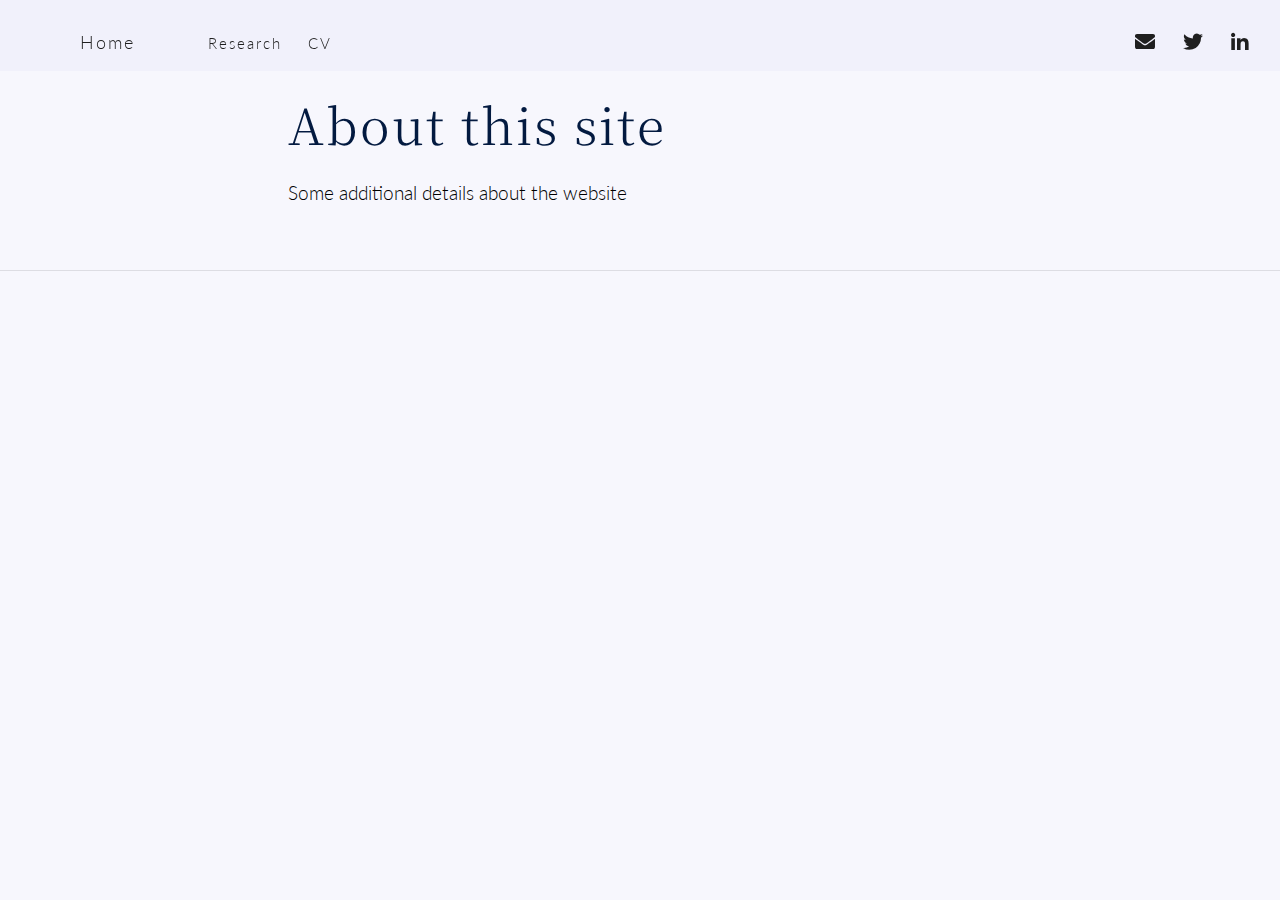
<file: about.html>
<!DOCTYPE html>

<html xmlns="http://www.w3.org/1999/xhtml" lang="" xml:lang="">

<head>
  <meta charset="utf-8"/>
  <meta name="viewport" content="width=device-width, initial-scale=1"/>
  <meta http-equiv="X-UA-Compatible" content="IE=Edge,chrome=1"/>
  <meta name="generator" content="distill" />

  <style type="text/css">
  /* Hide doc at startup (prevent jankiness while JS renders/transforms) */
  body {
    visibility: hidden;
  }
  </style>

 <!--radix_placeholder_import_source-->
 <!--/radix_placeholder_import_source-->

<style type="text/css">code{white-space: pre;}</style>
<style type="text/css" data-origin="pandoc">
pre > code.sourceCode { white-space: pre; position: relative; }
pre > code.sourceCode > span { display: inline-block; line-height: 1.25; }
pre > code.sourceCode > span:empty { height: 1.2em; }
.sourceCode { overflow: visible; }
code.sourceCode > span { color: inherit; text-decoration: inherit; }
div.sourceCode { margin: 1em 0; }
pre.sourceCode { margin: 0; }
@media screen {
div.sourceCode { overflow: auto; }
}
@media print {
pre > code.sourceCode { white-space: pre-wrap; }
pre > code.sourceCode > span { text-indent: -5em; padding-left: 5em; }
}
pre.numberSource code
  { counter-reset: source-line 0; }
pre.numberSource code > span
  { position: relative; left: -4em; counter-increment: source-line; }
pre.numberSource code > span > a:first-child::before
  { content: counter(source-line);
    position: relative; left: -1em; text-align: right; vertical-align: baseline;
    border: none; display: inline-block;
    -webkit-touch-callout: none; -webkit-user-select: none;
    -khtml-user-select: none; -moz-user-select: none;
    -ms-user-select: none; user-select: none;
    padding: 0 4px; width: 4em;
    color: #aaaaaa;
  }
pre.numberSource { margin-left: 3em; border-left: 1px solid #aaaaaa;  padding-left: 4px; }
div.sourceCode
  { color: #00769e; background-color: #f1f3f5; }
@media screen {
pre > code.sourceCode > span > a:first-child::before { text-decoration: underline; }
}
code span { color: #00769e; } /* Normal */
code span.al { color: #ad0000; } /* Alert */
code span.an { color: #5e5e5e; } /* Annotation */
code span.at { color: #657422; } /* Attribute */
code span.bn { color: #ad0000; } /* BaseN */
code span.bu { } /* BuiltIn */
code span.cf { color: #00769e; } /* ControlFlow */
code span.ch { color: #20794d; } /* Char */
code span.cn { color: #8f5902; } /* Constant */
code span.co { color: #5e5e5e; } /* Comment */
code span.cv { color: #5e5e5e; font-style: italic; } /* CommentVar */
code span.do { color: #5e5e5e; font-style: italic; } /* Documentation */
code span.dt { color: #ad0000; } /* DataType */
code span.dv { color: #ad0000; } /* DecVal */
code span.er { color: #ad0000; } /* Error */
code span.ex { } /* Extension */
code span.fl { color: #ad0000; } /* Float */
code span.fu { color: #4758ab; } /* Function */
code span.im { } /* Import */
code span.in { color: #5e5e5e; } /* Information */
code span.kw { color: #00769e; } /* Keyword */
code span.op { color: #5e5e5e; } /* Operator */
code span.ot { color: #00769e; } /* Other */
code span.pp { color: #ad0000; } /* Preprocessor */
code span.sc { color: #5e5e5e; } /* SpecialChar */
code span.ss { color: #20794d; } /* SpecialString */
code span.st { color: #20794d; } /* String */
code span.va { color: #111111; } /* Variable */
code span.vs { color: #20794d; } /* VerbatimString */
code span.wa { color: #5e5e5e; font-style: italic; } /* Warning */
</style>


  <!--radix_placeholder_meta_tags-->
  <title>Home: About this site</title>

  <meta property="description" itemprop="description" content="Some additional details about the website"/>

  <link rel="icon" type="image/png" href="images/favicon.png"/>


  <!--  https://developers.facebook.com/docs/sharing/webmasters#markup -->
  <meta property="og:title" content="Home: About this site"/>
  <meta property="og:type" content="article"/>
  <meta property="og:description" content="Some additional details about the website"/>
  <meta property="og:locale" content="en_US"/>
  <meta property="og:site_name" content="Home"/>

  <!--  https://dev.twitter.com/cards/types/summary -->
  <meta property="twitter:card" content="summary"/>
  <meta property="twitter:title" content="Home: About this site"/>
  <meta property="twitter:description" content="Some additional details about the website"/>

  <!--/radix_placeholder_meta_tags-->
  <!--radix_placeholder_rmarkdown_metadata-->

  <script type="text/json" id="radix-rmarkdown-metadata">
  {"type":"list","attributes":{"names":{"type":"character","attributes":{},"value":["title","description"]}},"value":[{"type":"character","attributes":{},"value":["About this site"]},{"type":"character","attributes":{},"value":["Some additional details about the website"]}]}
  </script>
  <!--/radix_placeholder_rmarkdown_metadata-->
  <!--radix_placeholder_navigation_in_header-->
  <meta name="distill:offset" content=""/>

  <script type="application/javascript">

    window.headroom_prevent_pin = false;

    window.document.addEventListener("DOMContentLoaded", function (event) {

      // initialize headroom for banner
      var header = $('header').get(0);
      var headerHeight = header.offsetHeight;
      var headroom = new Headroom(header, {
        tolerance: 5,
        onPin : function() {
          if (window.headroom_prevent_pin) {
            window.headroom_prevent_pin = false;
            headroom.unpin();
          }
        }
      });
      headroom.init();
      if(window.location.hash)
        headroom.unpin();
      $(header).addClass('headroom--transition');

      // offset scroll location for banner on hash change
      // (see: https://github.com/WickyNilliams/headroom.js/issues/38)
      window.addEventListener("hashchange", function(event) {
        window.scrollTo(0, window.pageYOffset - (headerHeight + 25));
      });

      // responsive menu
      $('.distill-site-header').each(function(i, val) {
        var topnav = $(this);
        var toggle = topnav.find('.nav-toggle');
        toggle.on('click', function() {
          topnav.toggleClass('responsive');
        });
      });

      // nav dropdowns
      $('.nav-dropbtn').click(function(e) {
        $(this).next('.nav-dropdown-content').toggleClass('nav-dropdown-active');
        $(this).parent().siblings('.nav-dropdown')
           .children('.nav-dropdown-content').removeClass('nav-dropdown-active');
      });
      $("body").click(function(e){
        $('.nav-dropdown-content').removeClass('nav-dropdown-active');
      });
      $(".nav-dropdown").click(function(e){
        e.stopPropagation();
      });
    });
  </script>

  <style type="text/css">

  /* Theme (user-documented overrideables for nav appearance) */

  .distill-site-nav {
    color: rgba(255, 255, 255, 0.8);
    background-color: #0F2E3D;
    font-size: 15px;
    font-weight: 300;
  }

  .distill-site-nav a {
    color: inherit;
    text-decoration: none;
  }

  .distill-site-nav a:hover {
    color: white;
  }

  @media print {
    .distill-site-nav {
      display: none;
    }
  }

  .distill-site-header {

  }

  .distill-site-footer {

  }


  /* Site Header */

  .distill-site-header {
    width: 100%;
    box-sizing: border-box;
    z-index: 3;
  }

  .distill-site-header .nav-left {
    display: inline-block;
    margin-left: 8px;
  }

  @media screen and (max-width: 768px) {
    .distill-site-header .nav-left {
      margin-left: 0;
    }
  }


  .distill-site-header .nav-right {
    float: right;
    margin-right: 8px;
  }

  .distill-site-header a,
  .distill-site-header .title {
    display: inline-block;
    text-align: center;
    padding: 14px 10px 14px 10px;
  }

  .distill-site-header .title {
    font-size: 18px;
    min-width: 150px;
  }

  .distill-site-header .logo {
    padding: 0;
  }

  .distill-site-header .logo img {
    display: none;
    max-height: 20px;
    width: auto;
    margin-bottom: -4px;
  }

  .distill-site-header .nav-image img {
    max-height: 18px;
    width: auto;
    display: inline-block;
    margin-bottom: -3px;
  }



  @media screen and (min-width: 1000px) {
    .distill-site-header .logo img {
      display: inline-block;
    }
    .distill-site-header .nav-left {
      margin-left: 20px;
    }
    .distill-site-header .nav-right {
      margin-right: 20px;
    }
    .distill-site-header .title {
      padding-left: 12px;
    }
  }


  .distill-site-header .nav-toggle {
    display: none;
  }

  .nav-dropdown {
    display: inline-block;
    position: relative;
  }

  .nav-dropdown .nav-dropbtn {
    border: none;
    outline: none;
    color: rgba(255, 255, 255, 0.8);
    padding: 16px 10px;
    background-color: transparent;
    font-family: inherit;
    font-size: inherit;
    font-weight: inherit;
    margin: 0;
    margin-top: 1px;
    z-index: 2;
  }

  .nav-dropdown-content {
    display: none;
    position: absolute;
    background-color: white;
    min-width: 200px;
    border: 1px solid rgba(0,0,0,0.15);
    border-radius: 4px;
    box-shadow: 0px 8px 16px 0px rgba(0,0,0,0.1);
    z-index: 1;
    margin-top: 2px;
    white-space: nowrap;
    padding-top: 4px;
    padding-bottom: 4px;
  }

  .nav-dropdown-content hr {
    margin-top: 4px;
    margin-bottom: 4px;
    border: none;
    border-bottom: 1px solid rgba(0, 0, 0, 0.1);
  }

  .nav-dropdown-active {
    display: block;
  }

  .nav-dropdown-content a, .nav-dropdown-content .nav-dropdown-header {
    color: black;
    padding: 6px 24px;
    text-decoration: none;
    display: block;
    text-align: left;
  }

  .nav-dropdown-content .nav-dropdown-header {
    display: block;
    padding: 5px 24px;
    padding-bottom: 0;
    text-transform: uppercase;
    font-size: 14px;
    color: #999999;
    white-space: nowrap;
  }

  .nav-dropdown:hover .nav-dropbtn {
    color: white;
  }

  .nav-dropdown-content a:hover {
    background-color: #ddd;
    color: black;
  }

  .nav-right .nav-dropdown-content {
    margin-left: -45%;
    right: 0;
  }

  @media screen and (max-width: 768px) {
    .distill-site-header a, .distill-site-header .nav-dropdown  {display: none;}
    .distill-site-header a.nav-toggle {
      float: right;
      display: block;
    }
    .distill-site-header .title {
      margin-left: 0;
    }
    .distill-site-header .nav-right {
      margin-right: 0;
    }
    .distill-site-header {
      overflow: hidden;
    }
    .nav-right .nav-dropdown-content {
      margin-left: 0;
    }
  }


  @media screen and (max-width: 768px) {
    .distill-site-header.responsive {position: relative; min-height: 500px; }
    .distill-site-header.responsive a.nav-toggle {
      position: absolute;
      right: 0;
      top: 0;
    }
    .distill-site-header.responsive a,
    .distill-site-header.responsive .nav-dropdown {
      display: block;
      text-align: left;
    }
    .distill-site-header.responsive .nav-left,
    .distill-site-header.responsive .nav-right {
      width: 100%;
    }
    .distill-site-header.responsive .nav-dropdown {float: none;}
    .distill-site-header.responsive .nav-dropdown-content {position: relative;}
    .distill-site-header.responsive .nav-dropdown .nav-dropbtn {
      display: block;
      width: 100%;
      text-align: left;
    }
  }

  /* Site Footer */

  .distill-site-footer {
    width: 100%;
    overflow: hidden;
    box-sizing: border-box;
    z-index: 3;
    margin-top: 30px;
    padding-top: 30px;
    padding-bottom: 30px;
    text-align: center;
  }

  /* Headroom */

  d-title {
    padding-top: 6rem;
  }

  @media print {
    d-title {
      padding-top: 4rem;
    }
  }

  .headroom {
    z-index: 1000;
    position: fixed;
    top: 0;
    left: 0;
    right: 0;
  }

  .headroom--transition {
    transition: all .4s ease-in-out;
  }

  .headroom--unpinned {
    top: -100px;
  }

  .headroom--pinned {
    top: 0;
  }

  /* adjust viewport for navbar height */
  /* helps vertically center bootstrap (non-distill) content */
  .min-vh-100 {
    min-height: calc(100vh - 100px) !important;
  }

  </style>

  <script src="site_libs/jquery-3.6.0/jquery-3.6.0.min.js"></script>
  <link href="site_libs/font-awesome-5.1.0/css/all.css" rel="stylesheet"/>
  <link href="site_libs/font-awesome-5.1.0/css/v4-shims.css" rel="stylesheet"/>
  <script src="site_libs/headroom-0.9.4/headroom.min.js"></script>
  <script src="site_libs/autocomplete-0.37.1/autocomplete.min.js"></script>
  <script src="site_libs/fuse-6.4.1/fuse.min.js"></script>

  <script type="application/javascript">

  function getMeta(metaName) {
    var metas = document.getElementsByTagName('meta');
    for (let i = 0; i < metas.length; i++) {
      if (metas[i].getAttribute('name') === metaName) {
        return metas[i].getAttribute('content');
      }
    }
    return '';
  }

  function offsetURL(url) {
    var offset = getMeta('distill:offset');
    return offset ? offset + '/' + url : url;
  }

  function createFuseIndex() {

    // create fuse index
    var options = {
      keys: [
        { name: 'title', weight: 20 },
        { name: 'categories', weight: 15 },
        { name: 'description', weight: 10 },
        { name: 'contents', weight: 5 },
      ],
      ignoreLocation: true,
      threshold: 0
    };
    var fuse = new window.Fuse([], options);

    // fetch the main search.json
    return fetch(offsetURL('search.json'))
      .then(function(response) {
        if (response.status == 200) {
          return response.json().then(function(json) {
            // index main articles
            json.articles.forEach(function(article) {
              fuse.add(article);
            });
            // download collections and index their articles
            return Promise.all(json.collections.map(function(collection) {
              return fetch(offsetURL(collection)).then(function(response) {
                if (response.status === 200) {
                  return response.json().then(function(articles) {
                    articles.forEach(function(article) {
                      fuse.add(article);
                    });
                  })
                } else {
                  return Promise.reject(
                    new Error('Unexpected status from search index request: ' +
                              response.status)
                  );
                }
              });
            })).then(function() {
              return fuse;
            });
          });

        } else {
          return Promise.reject(
            new Error('Unexpected status from search index request: ' +
                        response.status)
          );
        }
      });
  }

  window.document.addEventListener("DOMContentLoaded", function (event) {

    // get search element (bail if we don't have one)
    var searchEl = window.document.getElementById('distill-search');
    if (!searchEl)
      return;

    createFuseIndex()
      .then(function(fuse) {

        // make search box visible
        searchEl.classList.remove('hidden');

        // initialize autocomplete
        var options = {
          autoselect: true,
          hint: false,
          minLength: 2,
        };
        window.autocomplete(searchEl, options, [{
          source: function(query, callback) {
            const searchOptions = {
              isCaseSensitive: false,
              shouldSort: true,
              minMatchCharLength: 2,
              limit: 10,
            };
            var results = fuse.search(query, searchOptions);
            callback(results
              .map(function(result) { return result.item; })
            );
          },
          templates: {
            suggestion: function(suggestion) {
              var img = suggestion.preview && Object.keys(suggestion.preview).length > 0
                ? `<img src="${offsetURL(suggestion.preview)}"</img>`
                : '';
              var html = `
                <div class="search-item">
                  <h3>${suggestion.title}</h3>
                  <div class="search-item-description">
                    ${suggestion.description || ''}
                  </div>
                  <div class="search-item-preview">
                    ${img}
                  </div>
                </div>
              `;
              return html;
            }
          }
        }]).on('autocomplete:selected', function(event, suggestion) {
          window.location.href = offsetURL(suggestion.path);
        });
        // remove inline display style on autocompleter (we want to
        // manage responsive display via css)
        $('.algolia-autocomplete').css("display", "");
      })
      .catch(function(error) {
        console.log(error);
      });

  });

  </script>

  <style type="text/css">

  .nav-search {
    font-size: x-small;
  }

  /* Algolioa Autocomplete */

  .algolia-autocomplete {
    display: inline-block;
    margin-left: 10px;
    vertical-align: sub;
    background-color: white;
    color: black;
    padding: 6px;
    padding-top: 8px;
    padding-bottom: 0;
    border-radius: 6px;
    border: 1px #0F2E3D solid;
    width: 180px;
  }


  @media screen and (max-width: 768px) {
    .distill-site-nav .algolia-autocomplete {
      display: none;
      visibility: hidden;
    }
    .distill-site-nav.responsive .algolia-autocomplete {
      display: inline-block;
      visibility: visible;
    }
    .distill-site-nav.responsive .algolia-autocomplete .aa-dropdown-menu {
      margin-left: 0;
      width: 400px;
      max-height: 400px;
    }
  }

  .algolia-autocomplete .aa-input, .algolia-autocomplete .aa-hint {
    width: 90%;
    outline: none;
    border: none;
  }

  .algolia-autocomplete .aa-hint {
    color: #999;
  }
  .algolia-autocomplete .aa-dropdown-menu {
    width: 550px;
    max-height: 70vh;
    overflow-x: visible;
    overflow-y: scroll;
    padding: 5px;
    margin-top: 3px;
    margin-left: -150px;
    background-color: #fff;
    border-radius: 5px;
    border: 1px solid #999;
    border-top: none;
  }

  .algolia-autocomplete .aa-dropdown-menu .aa-suggestion {
    cursor: pointer;
    padding: 5px 4px;
    border-bottom: 1px solid #eee;
  }

  .algolia-autocomplete .aa-dropdown-menu .aa-suggestion:last-of-type {
    border-bottom: none;
    margin-bottom: 2px;
  }

  .algolia-autocomplete .aa-dropdown-menu .aa-suggestion .search-item {
    overflow: hidden;
    font-size: 0.8em;
    line-height: 1.4em;
  }

  .algolia-autocomplete .aa-dropdown-menu .aa-suggestion .search-item h3 {
    font-size: 1rem;
    margin-block-start: 0;
    margin-block-end: 5px;
  }

  .algolia-autocomplete .aa-dropdown-menu .aa-suggestion .search-item-description {
    display: inline-block;
    overflow: hidden;
    height: 2.8em;
    width: 80%;
    margin-right: 4%;
  }

  .algolia-autocomplete .aa-dropdown-menu .aa-suggestion .search-item-preview {
    display: inline-block;
    width: 15%;
  }

  .algolia-autocomplete .aa-dropdown-menu .aa-suggestion .search-item-preview img {
    height: 3em;
    width: auto;
    display: none;
  }

  .algolia-autocomplete .aa-dropdown-menu .aa-suggestion .search-item-preview img[src] {
    display: initial;
  }

  .algolia-autocomplete .aa-dropdown-menu .aa-suggestion.aa-cursor {
    background-color: #eee;
  }
  .algolia-autocomplete .aa-dropdown-menu .aa-suggestion em {
    font-weight: bold;
    font-style: normal;
  }

  </style>


  <!--/radix_placeholder_navigation_in_header-->
  <!--radix_placeholder_distill-->

  <style type="text/css">

  body {
    background-color: white;
  }

  .pandoc-table {
    width: 100%;
  }

  .pandoc-table>caption {
    margin-bottom: 10px;
  }

  .pandoc-table th:not([align]) {
    text-align: left;
  }

  .pagedtable-footer {
    font-size: 15px;
  }

  d-byline .byline {
    grid-template-columns: 2fr 2fr;
  }

  d-byline .byline h3 {
    margin-block-start: 1.5em;
  }

  d-byline .byline .authors-affiliations h3 {
    margin-block-start: 0.5em;
  }

  .authors-affiliations .orcid-id {
    width: 16px;
    height:16px;
    margin-left: 4px;
    margin-right: 4px;
    vertical-align: middle;
    padding-bottom: 2px;
  }

  d-title .dt-tags {
    margin-top: 1em;
    grid-column: text;
  }

  .dt-tags .dt-tag {
    text-decoration: none;
    display: inline-block;
    color: rgba(0,0,0,0.6);
    padding: 0em 0.4em;
    margin-right: 0.5em;
    margin-bottom: 0.4em;
    font-size: 70%;
    border: 1px solid rgba(0,0,0,0.2);
    border-radius: 3px;
    text-transform: uppercase;
    font-weight: 500;
  }

  d-article table.gt_table td,
  d-article table.gt_table th {
    border-bottom: none;
    font-size: 100%;
  }

  .html-widget {
    margin-bottom: 2.0em;
  }

  .l-screen-inset {
    padding-right: 16px;
  }

  .l-screen .caption {
    margin-left: 10px;
  }

  .shaded {
    background: rgb(247, 247, 247);
    padding-top: 20px;
    padding-bottom: 20px;
    border-top: 1px solid rgba(0, 0, 0, 0.1);
    border-bottom: 1px solid rgba(0, 0, 0, 0.1);
  }

  .shaded .html-widget {
    margin-bottom: 0;
    border: 1px solid rgba(0, 0, 0, 0.1);
  }

  .shaded .shaded-content {
    background: white;
  }

  .text-output {
    margin-top: 0;
    line-height: 1.5em;
  }

  .hidden {
    display: none !important;
  }

  d-article {
    padding-top: 2.5rem;
    padding-bottom: 30px;
  }

  d-appendix {
    padding-top: 30px;
  }

  d-article>p>img {
    width: 100%;
  }

  d-article h2 {
    margin: 1rem 0 1.5rem 0;
  }

  d-article h3 {
    margin-top: 1.5rem;
  }

  d-article iframe {
    border: 1px solid rgba(0, 0, 0, 0.1);
    margin-bottom: 2.0em;
    width: 100%;
  }

  /* Tweak code blocks */

  d-article div.sourceCode code,
  d-article pre code {
    font-family: Consolas, Monaco, 'Andale Mono', 'Ubuntu Mono', monospace;
  }

  d-article pre,
  d-article div.sourceCode,
  d-article div.sourceCode pre {
    overflow: auto;
  }

  d-article div.sourceCode {
    background-color: white;
  }

  d-article div.sourceCode pre {
    padding-left: 10px;
    font-size: 12px;
    border-left: 2px solid rgba(0,0,0,0.1);
  }

  d-article pre {
    font-size: 12px;
    color: black;
    background: none;
    margin-top: 0;
    text-align: left;
    white-space: pre;
    word-spacing: normal;
    word-break: normal;
    word-wrap: normal;
    line-height: 1.5;

    -moz-tab-size: 4;
    -o-tab-size: 4;
    tab-size: 4;

    -webkit-hyphens: none;
    -moz-hyphens: none;
    -ms-hyphens: none;
    hyphens: none;
  }

  d-article pre a {
    border-bottom: none;
  }

  d-article pre a:hover {
    border-bottom: none;
    text-decoration: underline;
  }

  d-article details {
    grid-column: text;
    margin-bottom: 0.8em;
  }

  @media(min-width: 768px) {

  d-article pre,
  d-article div.sourceCode,
  d-article div.sourceCode pre {
    overflow: visible !important;
  }

  d-article div.sourceCode pre {
    padding-left: 18px;
    font-size: 14px;
  }

  d-article pre {
    font-size: 14px;
  }

  }

  figure img.external {
    background: white;
    border: 1px solid rgba(0, 0, 0, 0.1);
    box-shadow: 0 1px 8px rgba(0, 0, 0, 0.1);
    padding: 18px;
    box-sizing: border-box;
  }

  /* CSS for d-contents */

  .d-contents {
    grid-column: text;
    color: rgba(0,0,0,0.8);
    font-size: 0.9em;
    padding-bottom: 1em;
    margin-bottom: 1em;
    padding-bottom: 0.5em;
    margin-bottom: 1em;
    padding-left: 0.25em;
    justify-self: start;
  }

  @media(min-width: 1000px) {
    .d-contents.d-contents-float {
      height: 0;
      grid-column-start: 1;
      grid-column-end: 4;
      justify-self: center;
      padding-right: 3em;
      padding-left: 2em;
    }
  }

  .d-contents nav h3 {
    font-size: 18px;
    margin-top: 0;
    margin-bottom: 1em;
  }

  .d-contents li {
    list-style-type: none
  }

  .d-contents nav > ul {
    padding-left: 0;
  }

  .d-contents ul {
    padding-left: 1em
  }

  .d-contents nav ul li {
    margin-top: 0.6em;
    margin-bottom: 0.2em;
  }

  .d-contents nav a {
    font-size: 13px;
    border-bottom: none;
    text-decoration: none
    color: rgba(0, 0, 0, 0.8);
  }

  .d-contents nav a:hover {
    text-decoration: underline solid rgba(0, 0, 0, 0.6)
  }

  .d-contents nav > ul > li > a {
    font-weight: 600;
  }

  .d-contents nav > ul > li > ul {
    font-weight: inherit;
  }

  .d-contents nav > ul > li > ul > li {
    margin-top: 0.2em;
  }


  .d-contents nav ul {
    margin-top: 0;
    margin-bottom: 0.25em;
  }

  .d-article-with-toc h2:nth-child(2) {
    margin-top: 0;
  }


  /* Figure */

  .figure {
    position: relative;
    margin-bottom: 2.5em;
    margin-top: 1.5em;
  }

  .figure .caption {
    color: rgba(0, 0, 0, 0.6);
    font-size: 12px;
    line-height: 1.5em;
  }

  .figure img.external {
    background: white;
    border: 1px solid rgba(0, 0, 0, 0.1);
    box-shadow: 0 1px 8px rgba(0, 0, 0, 0.1);
    padding: 18px;
    box-sizing: border-box;
  }

  .figure .caption a {
    color: rgba(0, 0, 0, 0.6);
  }

  .figure .caption b,
  .figure .caption strong, {
    font-weight: 600;
    color: rgba(0, 0, 0, 1.0);
  }

  /* Citations */

  d-article .citation {
    color: inherit;
    cursor: inherit;
  }

  div.hanging-indent{
    margin-left: 1em; text-indent: -1em;
  }

  /* Citation hover box */

  .tippy-box[data-theme~=light-border] {
    background-color: rgba(250, 250, 250, 0.95);
  }

  .tippy-content > p {
    margin-bottom: 0;
    padding: 2px;
  }


  /* Tweak 1000px media break to show more text */

  @media(min-width: 1000px) {
    .base-grid,
    distill-header,
    d-title,
    d-abstract,
    d-article,
    d-appendix,
    distill-appendix,
    d-byline,
    d-footnote-list,
    d-citation-list,
    distill-footer {
      grid-template-columns: [screen-start] 1fr [page-start kicker-start] 80px [middle-start] 50px [text-start kicker-end] 65px 65px 65px 65px 65px 65px 65px 65px [text-end gutter-start] 65px [middle-end] 65px [page-end gutter-end] 1fr [screen-end];
      grid-column-gap: 16px;
    }

    .grid {
      grid-column-gap: 16px;
    }

    d-article {
      font-size: 1.06rem;
      line-height: 1.7em;
    }
    figure .caption, .figure .caption, figure figcaption {
      font-size: 13px;
    }
  }

  @media(min-width: 1180px) {
    .base-grid,
    distill-header,
    d-title,
    d-abstract,
    d-article,
    d-appendix,
    distill-appendix,
    d-byline,
    d-footnote-list,
    d-citation-list,
    distill-footer {
      grid-template-columns: [screen-start] 1fr [page-start kicker-start] 60px [middle-start] 60px [text-start kicker-end] 60px 60px 60px 60px 60px 60px 60px 60px [text-end gutter-start] 60px [middle-end] 60px [page-end gutter-end] 1fr [screen-end];
      grid-column-gap: 32px;
    }

    .grid {
      grid-column-gap: 32px;
    }
  }


  /* Get the citation styles for the appendix (not auto-injected on render since
     we do our own rendering of the citation appendix) */

  d-appendix .citation-appendix,
  .d-appendix .citation-appendix {
    font-size: 11px;
    line-height: 15px;
    border-left: 1px solid rgba(0, 0, 0, 0.1);
    padding-left: 18px;
    border: 1px solid rgba(0,0,0,0.1);
    background: rgba(0, 0, 0, 0.02);
    padding: 10px 18px;
    border-radius: 3px;
    color: rgba(150, 150, 150, 1);
    overflow: hidden;
    margin-top: -12px;
    white-space: pre-wrap;
    word-wrap: break-word;
  }

  /* Include appendix styles here so they can be overridden */

  d-appendix {
    contain: layout style;
    font-size: 0.8em;
    line-height: 1.7em;
    margin-top: 60px;
    margin-bottom: 0;
    border-top: 1px solid rgba(0, 0, 0, 0.1);
    color: rgba(0,0,0,0.5);
    padding-top: 60px;
    padding-bottom: 48px;
  }

  d-appendix h3 {
    grid-column: page-start / text-start;
    font-size: 15px;
    font-weight: 500;
    margin-top: 1em;
    margin-bottom: 0;
    color: rgba(0,0,0,0.65);
  }

  d-appendix h3 + * {
    margin-top: 1em;
  }

  d-appendix ol {
    padding: 0 0 0 15px;
  }

  @media (min-width: 768px) {
    d-appendix ol {
      padding: 0 0 0 30px;
      margin-left: -30px;
    }
  }

  d-appendix li {
    margin-bottom: 1em;
  }

  d-appendix a {
    color: rgba(0, 0, 0, 0.6);
  }

  d-appendix > * {
    grid-column: text;
  }

  d-appendix > d-footnote-list,
  d-appendix > d-citation-list,
  d-appendix > distill-appendix {
    grid-column: screen;
  }

  /* Include footnote styles here so they can be overridden */

  d-footnote-list {
    contain: layout style;
  }

  d-footnote-list > * {
    grid-column: text;
  }

  d-footnote-list a.footnote-backlink {
    color: rgba(0,0,0,0.3);
    padding-left: 0.5em;
  }



  /* Anchor.js */

  .anchorjs-link {
    /*transition: all .25s linear; */
    text-decoration: none;
    border-bottom: none;
  }
  *:hover > .anchorjs-link {
    margin-left: -1.125em !important;
    text-decoration: none;
    border-bottom: none;
  }

  /* Social footer */

  .social_footer {
    margin-top: 30px;
    margin-bottom: 0;
    color: rgba(0,0,0,0.67);
  }

  .disqus-comments {
    margin-right: 30px;
  }

  .disqus-comment-count {
    border-bottom: 1px solid rgba(0, 0, 0, 0.4);
    cursor: pointer;
  }

  #disqus_thread {
    margin-top: 30px;
  }

  .article-sharing a {
    border-bottom: none;
    margin-right: 8px;
  }

  .article-sharing a:hover {
    border-bottom: none;
  }

  .sidebar-section.subscribe {
    font-size: 12px;
    line-height: 1.6em;
  }

  .subscribe p {
    margin-bottom: 0.5em;
  }


  .article-footer .subscribe {
    font-size: 15px;
    margin-top: 45px;
  }


  .sidebar-section.custom {
    font-size: 12px;
    line-height: 1.6em;
  }

  .custom p {
    margin-bottom: 0.5em;
  }

  /* Styles for listing layout (hide title) */
  .layout-listing d-title, .layout-listing .d-title {
    display: none;
  }

  /* Styles for posts lists (not auto-injected) */


  .posts-with-sidebar {
    padding-left: 45px;
    padding-right: 45px;
  }

  .posts-list .description h2,
  .posts-list .description p {
    font-family: -apple-system, BlinkMacSystemFont, "Segoe UI", Roboto, Oxygen, Ubuntu, Cantarell, "Fira Sans", "Droid Sans", "Helvetica Neue", Arial, sans-serif;
  }

  .posts-list .description h2 {
    font-weight: 700;
    border-bottom: none;
    padding-bottom: 0;
  }

  .posts-list h2.post-tag {
    border-bottom: 1px solid rgba(0, 0, 0, 0.2);
    padding-bottom: 12px;
  }
  .posts-list {
    margin-top: 60px;
    margin-bottom: 24px;
  }

  .posts-list .post-preview {
    text-decoration: none;
    overflow: hidden;
    display: block;
    border-bottom: 1px solid rgba(0, 0, 0, 0.1);
    padding: 24px 0;
  }

  .post-preview-last {
    border-bottom: none !important;
  }

  .posts-list .posts-list-caption {
    grid-column: screen;
    font-weight: 400;
  }

  .posts-list .post-preview h2 {
    margin: 0 0 6px 0;
    line-height: 1.2em;
    font-style: normal;
    font-size: 24px;
  }

  .posts-list .post-preview p {
    margin: 0 0 12px 0;
    line-height: 1.4em;
    font-size: 16px;
  }

  .posts-list .post-preview .thumbnail {
    box-sizing: border-box;
    margin-bottom: 24px;
    position: relative;
    max-width: 500px;
  }
  .posts-list .post-preview img {
    width: 100%;
    display: block;
  }

  .posts-list .metadata {
    font-size: 12px;
    line-height: 1.4em;
    margin-bottom: 18px;
  }

  .posts-list .metadata > * {
    display: inline-block;
  }

  .posts-list .metadata .publishedDate {
    margin-right: 2em;
  }

  .posts-list .metadata .dt-authors {
    display: block;
    margin-top: 0.3em;
    margin-right: 2em;
  }

  .posts-list .dt-tags {
    display: block;
    line-height: 1em;
  }

  .posts-list .dt-tags .dt-tag {
    display: inline-block;
    color: rgba(0,0,0,0.6);
    padding: 0.3em 0.4em;
    margin-right: 0.2em;
    margin-bottom: 0.4em;
    font-size: 60%;
    border: 1px solid rgba(0,0,0,0.2);
    border-radius: 3px;
    text-transform: uppercase;
    font-weight: 500;
  }

  .posts-list img {
    opacity: 1;
  }

  .posts-list img[data-src] {
    opacity: 0;
  }

  .posts-more {
    clear: both;
  }


  .posts-sidebar {
    font-size: 16px;
  }

  .posts-sidebar h3 {
    font-size: 16px;
    margin-top: 0;
    margin-bottom: 0.5em;
    font-weight: 400;
    text-transform: uppercase;
  }

  .sidebar-section {
    margin-bottom: 30px;
  }

  .categories ul {
    list-style-type: none;
    margin: 0;
    padding: 0;
  }

  .categories li {
    color: rgba(0, 0, 0, 0.8);
    margin-bottom: 0;
  }

  .categories li>a {
    border-bottom: none;
  }

  .categories li>a:hover {
    border-bottom: 1px solid rgba(0, 0, 0, 0.4);
  }

  .categories .active {
    font-weight: 600;
  }

  .categories .category-count {
    color: rgba(0, 0, 0, 0.4);
  }


  @media(min-width: 768px) {
    .posts-list .post-preview h2 {
      font-size: 26px;
    }
    .posts-list .post-preview .thumbnail {
      float: right;
      width: 30%;
      margin-bottom: 0;
    }
    .posts-list .post-preview .description {
      float: left;
      width: 45%;
    }
    .posts-list .post-preview .metadata {
      float: left;
      width: 20%;
      margin-top: 8px;
    }
    .posts-list .post-preview p {
      margin: 0 0 12px 0;
      line-height: 1.5em;
      font-size: 16px;
    }
    .posts-with-sidebar .posts-list {
      float: left;
      width: 75%;
    }
    .posts-with-sidebar .posts-sidebar {
      float: right;
      width: 20%;
      margin-top: 60px;
      padding-top: 24px;
      padding-bottom: 24px;
    }
  }


  /* Improve display for browsers without grid (IE/Edge <= 15) */

  .downlevel {
    line-height: 1.6em;
    font-family: -apple-system, BlinkMacSystemFont, "Segoe UI", Roboto, Oxygen, Ubuntu, Cantarell, "Fira Sans", "Droid Sans", "Helvetica Neue", Arial, sans-serif;
    margin: 0;
  }

  .downlevel .d-title {
    padding-top: 6rem;
    padding-bottom: 1.5rem;
  }

  .downlevel .d-title h1 {
    font-size: 50px;
    font-weight: 700;
    line-height: 1.1em;
    margin: 0 0 0.5rem;
  }

  .downlevel .d-title p {
    font-weight: 300;
    font-size: 1.2rem;
    line-height: 1.55em;
    margin-top: 0;
  }

  .downlevel .d-byline {
    padding-top: 0.8em;
    padding-bottom: 0.8em;
    font-size: 0.8rem;
    line-height: 1.8em;
  }

  .downlevel .section-separator {
    border: none;
    border-top: 1px solid rgba(0, 0, 0, 0.1);
  }

  .downlevel .d-article {
    font-size: 1.06rem;
    line-height: 1.7em;
    padding-top: 1rem;
    padding-bottom: 2rem;
  }


  .downlevel .d-appendix {
    padding-left: 0;
    padding-right: 0;
    max-width: none;
    font-size: 0.8em;
    line-height: 1.7em;
    margin-bottom: 0;
    color: rgba(0,0,0,0.5);
    padding-top: 40px;
    padding-bottom: 48px;
  }

  .downlevel .footnotes ol {
    padding-left: 13px;
  }

  .downlevel .base-grid,
  .downlevel .distill-header,
  .downlevel .d-title,
  .downlevel .d-abstract,
  .downlevel .d-article,
  .downlevel .d-appendix,
  .downlevel .distill-appendix,
  .downlevel .d-byline,
  .downlevel .d-footnote-list,
  .downlevel .d-citation-list,
  .downlevel .distill-footer,
  .downlevel .appendix-bottom,
  .downlevel .posts-container {
    padding-left: 40px;
    padding-right: 40px;
  }

  @media(min-width: 768px) {
    .downlevel .base-grid,
    .downlevel .distill-header,
    .downlevel .d-title,
    .downlevel .d-abstract,
    .downlevel .d-article,
    .downlevel .d-appendix,
    .downlevel .distill-appendix,
    .downlevel .d-byline,
    .downlevel .d-footnote-list,
    .downlevel .d-citation-list,
    .downlevel .distill-footer,
    .downlevel .appendix-bottom,
    .downlevel .posts-container {
    padding-left: 150px;
    padding-right: 150px;
    max-width: 900px;
  }
  }

  .downlevel pre code {
    display: block;
    border-left: 2px solid rgba(0, 0, 0, .1);
    padding: 0 0 0 20px;
    font-size: 14px;
  }

  .downlevel code, .downlevel pre {
    color: black;
    background: none;
    font-family: Consolas, Monaco, 'Andale Mono', 'Ubuntu Mono', monospace;
    text-align: left;
    white-space: pre;
    word-spacing: normal;
    word-break: normal;
    word-wrap: normal;
    line-height: 1.5;

    -moz-tab-size: 4;
    -o-tab-size: 4;
    tab-size: 4;

    -webkit-hyphens: none;
    -moz-hyphens: none;
    -ms-hyphens: none;
    hyphens: none;
  }

  .downlevel .posts-list .post-preview {
    color: inherit;
  }



  </style>

  <script type="application/javascript">

  function is_downlevel_browser() {
    if (bowser.isUnsupportedBrowser({ msie: "12", msedge: "16"},
                                   window.navigator.userAgent)) {
      return true;
    } else {
      return window.load_distill_framework === undefined;
    }
  }

  // show body when load is complete
  function on_load_complete() {

    // add anchors
    if (window.anchors) {
      window.anchors.options.placement = 'left';
      window.anchors.add('d-article > h2, d-article > h3, d-article > h4, d-article > h5');
    }


    // set body to visible
    document.body.style.visibility = 'visible';

    // force redraw for leaflet widgets
    if (window.HTMLWidgets) {
      var maps = window.HTMLWidgets.findAll(".leaflet");
      $.each(maps, function(i, el) {
        var map = this.getMap();
        map.invalidateSize();
        map.eachLayer(function(layer) {
          if (layer instanceof L.TileLayer)
            layer.redraw();
        });
      });
    }

    // trigger 'shown' so htmlwidgets resize
    $('d-article').trigger('shown');
  }

  function init_distill() {

    init_common();

    // create front matter
    var front_matter = $('<d-front-matter></d-front-matter>');
    $('#distill-front-matter').wrap(front_matter);

    // create d-title
    $('.d-title').changeElementType('d-title');

    // create d-byline
    var byline = $('<d-byline></d-byline>');
    $('.d-byline').replaceWith(byline);

    // create d-article
    var article = $('<d-article></d-article>');
    $('.d-article').wrap(article).children().unwrap();

    // move posts container into article
    $('.posts-container').appendTo($('d-article'));

    // create d-appendix
    $('.d-appendix').changeElementType('d-appendix');

    // flag indicating that we have appendix items
    var appendix = $('.appendix-bottom').children('h3').length > 0;

    // replace footnotes with <d-footnote>
    $('.footnote-ref').each(function(i, val) {
      appendix = true;
      var href = $(this).attr('href');
      var id = href.replace('#', '');
      var fn = $('#' + id);
      var fn_p = $('#' + id + '>p');
      fn_p.find('.footnote-back').remove();
      var text = fn_p.html();
      var dtfn = $('<d-footnote></d-footnote>');
      dtfn.html(text);
      $(this).replaceWith(dtfn);
    });
    // remove footnotes
    $('.footnotes').remove();

    // move refs into #references-listing
    $('#references-listing').replaceWith($('#refs'));

    $('h1.appendix, h2.appendix').each(function(i, val) {
      $(this).changeElementType('h3');
    });
    $('h3.appendix').each(function(i, val) {
      var id = $(this).attr('id');
      $('.d-contents a[href="#' + id + '"]').parent().remove();
      appendix = true;
      $(this).nextUntil($('h1, h2, h3')).addBack().appendTo($('d-appendix'));
    });

    // show d-appendix if we have appendix content
    $("d-appendix").css('display', appendix ? 'grid' : 'none');

    // localize layout chunks to just output
    $('.layout-chunk').each(function(i, val) {

      // capture layout
      var layout = $(this).attr('data-layout');

      // apply layout to markdown level block elements
      var elements = $(this).children().not('details, div.sourceCode, pre, script');
      elements.each(function(i, el) {
        var layout_div = $('<div class="' + layout + '"></div>');
        if (layout_div.hasClass('shaded')) {
          var shaded_content = $('<div class="shaded-content"></div>');
          $(this).wrap(shaded_content);
          $(this).parent().wrap(layout_div);
        } else {
          $(this).wrap(layout_div);
        }
      });


      // unwrap the layout-chunk div
      $(this).children().unwrap();
    });

    // remove code block used to force  highlighting css
    $('.distill-force-highlighting-css').parent().remove();

    // remove empty line numbers inserted by pandoc when using a
    // custom syntax highlighting theme
    $('code.sourceCode a:empty').remove();

    // load distill framework
    load_distill_framework();

    // wait for window.distillRunlevel == 4 to do post processing
    function distill_post_process() {

      if (!window.distillRunlevel || window.distillRunlevel < 4)
        return;

      // hide author/affiliations entirely if we have no authors
      var front_matter = JSON.parse($("#distill-front-matter").html());
      var have_authors = front_matter.authors && front_matter.authors.length > 0;
      if (!have_authors)
        $('d-byline').addClass('hidden');

      // article with toc class
      $('.d-contents').parent().addClass('d-article-with-toc');

      // strip links that point to #
      $('.authors-affiliations').find('a[href="#"]').removeAttr('href');

      // add orcid ids
      $('.authors-affiliations').find('.author').each(function(i, el) {
        var orcid_id = front_matter.authors[i].orcidID;
        if (orcid_id) {
          var a = $('<a></a>');
          a.attr('href', 'https://orcid.org/' + orcid_id);
          var img = $('<img></img>');
          img.addClass('orcid-id');
          img.attr('alt', 'ORCID ID');
          img.attr('src','[data-uri]');
          a.append(img);
          $(this).append(a);
        }
      });

      // hide elements of author/affiliations grid that have no value
      function hide_byline_column(caption) {
        $('d-byline').find('h3:contains("' + caption + '")').parent().css('visibility', 'hidden');
      }

      // affiliations
      var have_affiliations = false;
      for (var i = 0; i<front_matter.authors.length; ++i) {
        var author = front_matter.authors[i];
        if (author.affiliation !== "&nbsp;") {
          have_affiliations = true;
          break;
        }
      }
      if (!have_affiliations)
        $('d-byline').find('h3:contains("Affiliations")').css('visibility', 'hidden');

      // published date
      if (!front_matter.publishedDate)
        hide_byline_column("Published");

      // document object identifier
      var doi = $('d-byline').find('h3:contains("DOI")');
      var doi_p = doi.next().empty();
      if (!front_matter.doi) {
        // if we have a citation and valid citationText then link to that
        if ($('#citation').length > 0 && front_matter.citationText) {
          doi.html('Citation');
          $('<a href="#citation"></a>')
            .text(front_matter.citationText)
            .appendTo(doi_p);
        } else {
          hide_byline_column("DOI");
        }
      } else {
        $('<a></a>')
           .attr('href', "https://doi.org/" + front_matter.doi)
           .html(front_matter.doi)
           .appendTo(doi_p);
      }

       // change plural form of authors/affiliations
      if (front_matter.authors.length === 1) {
        var grid = $('.authors-affiliations');
        grid.children('h3:contains("Authors")').text('Author');
        grid.children('h3:contains("Affiliations")').text('Affiliation');
      }

      // remove d-appendix and d-footnote-list local styles
      $('d-appendix > style:first-child').remove();
      $('d-footnote-list > style:first-child').remove();

      // move appendix-bottom entries to the bottom
      $('.appendix-bottom').appendTo('d-appendix').children().unwrap();
      $('.appendix-bottom').remove();

      // hoverable references
      $('span.citation[data-cites]').each(function() {
        const citeChild = $(this).children()[0]
        // Do not process if @xyz has been used without escaping and without bibliography activated
        // https://github.com/rstudio/distill/issues/466
        if (citeChild === undefined) return true

        if (citeChild.nodeName == "D-FOOTNOTE") {
          var fn = citeChild
          $(this).html(fn.shadowRoot.querySelector("sup"))
          $(this).id = fn.id
          fn.remove()
        }
        var refs = $(this).attr('data-cites').split(" ");
        var refHtml = refs.map(function(ref) {
          // Could use CSS.escape too here, we insure backward compatibility in navigator
          return "<p>" + $('div[id="ref-' + ref + '"]').html() + "</p>";
        }).join("\n");
        window.tippy(this, {
          allowHTML: true,
          content: refHtml,
          maxWidth: 500,
          interactive: true,
          interactiveBorder: 10,
          theme: 'light-border',
          placement: 'bottom-start'
        });
      });

      // fix footnotes in tables (#411)
      // replacing broken distill.pub feature
      $('table d-footnote').each(function() {
        // we replace internal showAtNode methode which is triggered when hovering a footnote
        this.hoverBox.showAtNode = function(node) {
          // ported from https://github.com/distillpub/template/pull/105/files
          calcOffset = function(elem) {
              let x = elem.offsetLeft;
              let y = elem.offsetTop;
              // Traverse upwards until an `absolute` element is found or `elem`
              // becomes null.
              while (elem = elem.offsetParent && elem.style.position != 'absolute') {
                  x += elem.offsetLeft;
                  y += elem.offsetTop;
              }

              return { left: x, top: y };
          }
          // https://developer.mozilla.org/en-US/docs/Web/API/HTMLElement/offsetTop
          const bbox = node.getBoundingClientRect();
          const offset = calcOffset(node);
          this.show([offset.left + bbox.width, offset.top + bbox.height]);
        }
      })

      // clear polling timer
      clearInterval(tid);

      // show body now that everything is ready
      on_load_complete();
    }

    var tid = setInterval(distill_post_process, 50);
    distill_post_process();

  }

  function init_downlevel() {

    init_common();

     // insert hr after d-title
    $('.d-title').after($('<hr class="section-separator"/>'));

    // check if we have authors
    var front_matter = JSON.parse($("#distill-front-matter").html());
    var have_authors = front_matter.authors && front_matter.authors.length > 0;

    // manage byline/border
    if (!have_authors)
      $('.d-byline').remove();
    $('.d-byline').after($('<hr class="section-separator"/>'));
    $('.d-byline a').remove();

    // remove toc
    $('.d-contents').remove();

    // move appendix elements
    $('h1.appendix, h2.appendix').each(function(i, val) {
      $(this).changeElementType('h3');
    });
    $('h3.appendix').each(function(i, val) {
      $(this).nextUntil($('h1, h2, h3')).addBack().appendTo($('.d-appendix'));
    });


    // inject headers into references and footnotes
    var refs_header = $('<h3></h3>');
    refs_header.text('References');
    $('#refs').prepend(refs_header);

    var footnotes_header = $('<h3></h3');
    footnotes_header.text('Footnotes');
    $('.footnotes').children('hr').first().replaceWith(footnotes_header);

    // move appendix-bottom entries to the bottom
    $('.appendix-bottom').appendTo('.d-appendix').children().unwrap();
    $('.appendix-bottom').remove();

    // remove appendix if it's empty
    if ($('.d-appendix').children().length === 0)
      $('.d-appendix').remove();

    // prepend separator above appendix
    $('.d-appendix').before($('<hr class="section-separator" style="clear: both"/>'));

    // trim code
    $('pre>code').each(function(i, val) {
      $(this).html($.trim($(this).html()));
    });

    // move posts-container right before article
    $('.posts-container').insertBefore($('.d-article'));

    $('body').addClass('downlevel');

    on_load_complete();
  }


  function init_common() {

    // jquery plugin to change element types
    (function($) {
      $.fn.changeElementType = function(newType) {
        var attrs = {};

        $.each(this[0].attributes, function(idx, attr) {
          attrs[attr.nodeName] = attr.nodeValue;
        });

        this.replaceWith(function() {
          return $("<" + newType + "/>", attrs).append($(this).contents());
        });
      };
    })(jQuery);

    // prevent underline for linked images
    $('a > img').parent().css({'border-bottom' : 'none'});

    // mark non-body figures created by knitr chunks as 100% width
    $('.layout-chunk').each(function(i, val) {
      var figures = $(this).find('img, .html-widget');
      // ignore leaflet img layers (#106)
      figures = figures.filter(':not(img[class*="leaflet"])')
      if ($(this).attr('data-layout') !== "l-body") {
        figures.css('width', '100%');
      } else {
        figures.css('max-width', '100%');
        figures.filter("[width]").each(function(i, val) {
          var fig = $(this);
          fig.css('width', fig.attr('width') + 'px');
        });

      }
    });

    // auto-append index.html to post-preview links in file: protocol
    // and in rstudio ide preview
    $('.post-preview').each(function(i, val) {
      if (window.location.protocol === "file:")
        $(this).attr('href', $(this).attr('href') + "index.html");
    });

    // get rid of index.html references in header
    if (window.location.protocol !== "file:") {
      $('.distill-site-header a[href]').each(function(i,val) {
        $(this).attr('href', $(this).attr('href').replace(/^index[.]html/, "./"));
      });
    }

    // add class to pandoc style tables
    $('tr.header').parent('thead').parent('table').addClass('pandoc-table');
    $('.kable-table').children('table').addClass('pandoc-table');

    // add figcaption style to table captions
    $('caption').parent('table').addClass("figcaption");

    // initialize posts list
    if (window.init_posts_list)
      window.init_posts_list();

    // implmement disqus comment link
    $('.disqus-comment-count').click(function() {
      window.headroom_prevent_pin = true;
      $('#disqus_thread').toggleClass('hidden');
      if (!$('#disqus_thread').hasClass('hidden')) {
        var offset = $(this).offset();
        $(window).resize();
        $('html, body').animate({
          scrollTop: offset.top - 35
        });
      }
    });
  }

  document.addEventListener('DOMContentLoaded', function() {
    if (is_downlevel_browser())
      init_downlevel();
    else
      window.addEventListener('WebComponentsReady', init_distill);
  });

  </script>

  <style type="text/css">
  /* base variables */

  /* Edit the CSS properties in this file to create a custom
     Distill theme. Only edit values in the right column
     for each row; values shown are the CSS defaults.
     To return any property to the default,
     you may set its value to: unset
     All rows must end with a semi-colon.                      */

  /* Optional: embed custom fonts here with `@import`          */
  /* This must remain at the top of this file.                 */



  html {
    /*-- Main font sizes --*/
    --title-size:      50px;
    --body-size:       1.06rem;
    --code-size:       14px;
    --aside-size:      12px;
    --fig-cap-size:    13px;
    /*-- Main font colors --*/
    --title-color:     #000000;
    --header-color:    rgba(0, 0, 0, 0.8);
    --body-color:      rgba(0, 0, 0, 0.8);
    --aside-color:     rgba(0, 0, 0, 0.6);
    --fig-cap-color:   rgba(0, 0, 0, 0.6);
    /*-- Specify custom fonts ~~~ must be imported above   --*/
    --heading-font:    sans-serif;
    --mono-font:       monospace;
    --body-font:       sans-serif;
    --navbar-font:     sans-serif;  /* websites + blogs only */
  }

  /*-- ARTICLE METADATA --*/
  d-byline {
    --heading-size:    0.6rem;
    --heading-color:   rgba(0, 0, 0, 0.5);
    --body-size:       0.8rem;
    --body-color:      rgba(0, 0, 0, 0.8);
  }

  /*-- ARTICLE TABLE OF CONTENTS --*/
  .d-contents {
    --heading-size:    18px;
    --contents-size:   13px;
  }

  /*-- ARTICLE APPENDIX --*/
  d-appendix {
    --heading-size:    15px;
    --heading-color:   rgba(0, 0, 0, 0.65);
    --text-size:       0.8em;
    --text-color:      rgba(0, 0, 0, 0.5);
  }

  /*-- WEBSITE HEADER + FOOTER --*/
  /* These properties only apply to Distill sites and blogs  */

  .distill-site-header {
    --title-size:       18px;
    --text-color:       rgba(255, 255, 255, 0.8);
    --text-size:        15px;
    --hover-color:      white;
    --bkgd-color:       #0F2E3D;
  }

  .distill-site-footer {
    --text-color:       rgba(255, 255, 255, 0.8);
    --text-size:        15px;
    --hover-color:      white;
    --bkgd-color:       #0F2E3D;
  }

  /*-- Additional custom styles --*/
  /* Add any additional CSS rules below                      */
  </style>
  <style type="text/css">/* base variables */

  /* Edit the CSS properties in this file to create a custom
     Distill theme. Only edit values in the right column
     for each row; values shown are the CSS defaults.
     To return any property to the default,
     you may set its value to: unset
     All rows must end with a semi-colon.                      */

  /* Optional: embed custom fonts here with `@import`          */
  /* This must remain at the top of this file.                 */
  @import url('https://fonts.googleapis.com/css?family=Noto+Serif+JP:300, 300i&display=swap');
  @import url('https://fonts.googleapis.com/css?family=Lato:400,400i,700&display=swap');
  @import url('https://fonts.googleapis.com/css?family=IBM+Plex+Mono&display=swap');

  body {
    background: rgba(230, 230, 250, 0.3)
  }

  /* Adjusting the page container to reduce margins */
  .main-container {
    max-width: 90%;  /* Increase width to take up more space */
    margin-left: auto;
    margin-right: auto;
    padding: 20px;
  }

  /* Optional: Reduce padding for individual sections */
  .section {
    padding: 20px 40px;  /* Adjust as necessary */
  }

  html {
    /*-- Main font sizes --*/
    --title-size:      50px;
    --body-size:       1.06rem;
    --code-size:       14px;
    --aside-size:      12px;
    --fig-cap-size:    13px;
    /*-- Main font colors --*/
    --title-color:     #031a40;
    --header-color:    #031a40;                    /* edited */
    --body-color:      #404040;                    /* edited */
    --aside-color:     rgba(0, 0, 0, 0.6);
    --fig-cap-color:   rgba(0, 0, 0, 0.6);
    /*-- Specify custom fonts ~~~ must be imported above   --*/
    --heading-font:    "Noto Serif JP", sans-serif; /* edited */
    --mono-font:       "IBM Plex Mono", monospace;  /* edited */
    --body-font:       "Lato", sans-serif;          /* edited */
    --navbar-font:     "Lato", sans-serif;          /* edited */
  }

  /*-- ARTICLE METADATA --*/
  d-byline {
    --heading-size:    0.9rem;                      /* edited */
    --heading-color:   rgba(0, 0, 0, 0.5);
    --body-size:       0.95rem;                     /* edited */
    --body-color:      rgba(0, 0, 0, 0.8);
  }

  /*-- ARTICLE TABLE OF CONTENTS --*/
  .d-contents {
    --heading-size:    18px;
    --contents-size:   13px;
  }

  /*-- ARTICLE APPENDIX --*/
  d-appendix {
    --heading-size:    15px;
    --heading-color:   rgba(0, 0, 0, 0.65);      
    --text-size:       0.9rem;                    /* edited */
    --text-color:      #1a162d;                   /* edited */
  }

  /*-- WEBSITE HEADER + FOOTER --*/
  /* These properties only apply to Distill sites and blogs  */

  .distill-site-header {
    --title-size:       18px;
    --text-color:       #1f1f1f;                   /* edited */
    --text-size:        15px;
    --hover-color:      #787878;                   /* edited */
    --bkgd-color:       rgba(230, 230, 250, 0.3);                      /* edited */
  }

  .distill-site-footer {
    --text-color:       #7e7b88;                   /* edited */
    --text-size:        15px;
    --hover-color:      white;
    --bkgd-color:       #2750913d;                 /* edited */
  }

  d-article {
  grid-template-columns: [screen-start] 1fr [text-start kicker-end] 2% 2% 2% 2% 2% 2% 2% 2% [text-end gutter-start] 2% [middle-end] 2% [page-end gutter-end] 1fr [screen-end];
  grid-column-gap: 10%;
  }


  /*-- Additional custom styles --*/

  ul > li::marker {
    color: #275091;
  }

  .distill-site-header { 
    letter-spacing: 2px;
   /* text-transform: uppercase;*/
  }

  h1, h2, h3, h4, h5, h6 {
    letter-spacing: 2px;
    font-weight: 300;
  }

  .distill-site-header .logo img{
    max-height: 40px; /* Makes logo bigger, default was 20px */
  }

  .distill-site-header {
    padding-top: 1rem;
  }

  d-title h1,
  d-article h2,
  .posts-list .description h2,
  .posts-list > h1 {
      font-weight: 300;
  }

  d-appendix {
    background-color: #fdf7f9;
    border-top: none;
  }</style>
  <style type="text/css">
  /* base style */

  /* FONT FAMILIES */

  :root {
    --heading-default: -apple-system, BlinkMacSystemFont, "Segoe UI", Roboto, Oxygen, Ubuntu, Cantarell, "Fira Sans", "Droid Sans", "Helvetica Neue", Arial, sans-serif;
    --mono-default: Consolas, Monaco, 'Andale Mono', 'Ubuntu Mono', monospace;
    --body-default: -apple-system, BlinkMacSystemFont, "Segoe UI", Roboto, Oxygen, Ubuntu, Cantarell, "Fira Sans", "Droid Sans", "Helvetica Neue", Arial, sans-serif;
  }

  body,
  .posts-list .post-preview p,
  .posts-list .description p {
    font-family: var(--body-font), var(--body-default);
  }

  h1, h2, h3, h4, h5, h6,
  .posts-list .post-preview h2,
  .posts-list .description h2 {
    font-family: var(--heading-font), var(--heading-default);
  }

  d-article div.sourceCode code,
  d-article pre code {
    font-family: var(--mono-font), var(--mono-default);
  }


  /*-- TITLE --*/
  d-title h1,
  .posts-list > h1 {
    color: var(--title-color, black);
  }

  d-title h1 {
    font-size: var(--title-size, 50px);
  }

  /*-- HEADERS --*/
  d-article h1,
  d-article h2,
  d-article h3,
  d-article h4,
  d-article h5,
  d-article h6 {
    color: var(--header-color, rgba(0, 0, 0, 0.8));
  }

  /*-- BODY --*/
  d-article > p,  /* only text inside of <p> tags */
  d-article > ul, /* lists */
  d-article > ol {
    color: var(--body-color, rgba(0, 0, 0, 0.8));
    font-size: var(--body-size, 1.06rem);
  }


  /*-- CODE --*/
  d-article div.sourceCode code,
  d-article pre code {
    font-size: var(--code-size, 14px);
  }

  /*-- ASIDE --*/
  d-article aside {
    font-size: var(--aside-size, 12px);
    color: var(--aside-color, rgba(0, 0, 0, 0.6));
  }

  /*-- FIGURE CAPTIONS --*/
  figure .caption,
  figure figcaption,
  .figure .caption {
    font-size: var(--fig-cap-size, 13px);
    color: var(--fig-cap-color, rgba(0, 0, 0, 0.6));
  }

  /*-- METADATA --*/
  d-byline h3 {
    font-size: var(--heading-size, 0.6rem);
    color: var(--heading-color, rgba(0, 0, 0, 0.5));
  }

  d-byline {
    font-size: var(--body-size, 0.8rem);
    color: var(--body-color, rgba(0, 0, 0, 0.8));
  }

  d-byline a,
  d-article d-byline a {
    color: var(--body-color, rgba(0, 0, 0, 0.8));
  }

  /*-- TABLE OF CONTENTS --*/
  .d-contents nav h3 {
    font-size: var(--heading-size, 18px);
  }

  .d-contents nav a {
    font-size: var(--contents-size, 13px);
  }

  /*-- APPENDIX --*/
  d-appendix h3 {
    font-size: var(--heading-size, 15px);
    color: var(--heading-color, rgba(0, 0, 0, 0.65));
  }

  d-appendix {
    font-size: var(--text-size, 0.8em);
    color: var(--text-color, rgba(0, 0, 0, 0.5));
  }

  d-appendix d-footnote-list a.footnote-backlink {
    color: var(--text-color, rgba(0, 0, 0, 0.5));
  }

  /*-- WEBSITE HEADER + FOOTER --*/
  .distill-site-header .title {
    font-size: var(--title-size, 18px);
    font-family: var(--navbar-font), var(--heading-default);
  }

  .distill-site-header a,
  .nav-dropdown .nav-dropbtn {
    font-family: var(--navbar-font), var(--heading-default);
  }

  .nav-dropdown .nav-dropbtn {
    color: var(--text-color, rgba(255, 255, 255, 0.8));
    font-size: var(--text-size, 15px);
  }

  .distill-site-header a:hover,
  .nav-dropdown:hover .nav-dropbtn {
    color: var(--hover-color, white);
  }

  .distill-site-header {
    font-size: var(--text-size, 15px);
    color: var(--text-color, rgba(255, 255, 255, 0.8));
    background-color: var(--bkgd-color, #0F2E3D);
  }

  .distill-site-footer {
    font-size: var(--text-size, 15px);
    color: var(--text-color, rgba(255, 255, 255, 0.8));
    background-color: var(--bkgd-color, #0F2E3D);
  }

  .distill-site-footer a:hover {
    color: var(--hover-color, white);
  }</style>
  <!--/radix_placeholder_distill-->
  <script src="site_libs/header-attrs-2.19/header-attrs.js"></script>
  <script src="site_libs/popper-2.6.0/popper.min.js"></script>
  <link href="site_libs/tippy-6.2.7/tippy.css" rel="stylesheet" />
  <link href="site_libs/tippy-6.2.7/tippy-light-border.css" rel="stylesheet" />
  <script src="site_libs/tippy-6.2.7/tippy.umd.min.js"></script>
  <script src="site_libs/anchor-4.2.2/anchor.min.js"></script>
  <script src="site_libs/bowser-1.9.3/bowser.min.js"></script>
  <script src="site_libs/webcomponents-2.0.0/webcomponents.js"></script>
  <script src="site_libs/distill-2.2.21/template.v2.js"></script>
  <!--radix_placeholder_site_in_header-->
  <script type="text/javascript" cookie-consent="tracking" async src="https://www.googletagmanager.com/gtag/js?id=G-75HL00LT6X"></script>
  <script type="text/javascript" cookie-consent="tracking">
  window.dataLayer = window.dataLayer || [];
  function gtag(){dataLayer.push(arguments);}
  gtag('js', new Date());
  gtag('config', 'G-75HL00LT6X');
  </script>
  <!--/radix_placeholder_site_in_header-->


</head>

<body>

<!--radix_placeholder_front_matter-->

<script id="distill-front-matter" type="text/json">
{"title":"About this site","description":"Some additional details about the website","authors":[]}
</script>

<!--/radix_placeholder_front_matter-->
<!--radix_placeholder_navigation_before_body-->
<header class="header header--fixed" role="banner">
<nav class="distill-site-nav distill-site-header">
<div class="nav-left">
<a href="index.html" class="title">Home</a>
<a href="research.html">Research</a>
<a href="files/CV_Jha.pdf">CV</a>
</div>
<div class="nav-right">
<a href="mailto:njha@nd.edu">
<i class="fa fa-envelope fa-lg" aria-hidden="true"></i>
</a>
<a href="https://twitter.com/NatashaJha_42">
<i class="fa fa-twitter fa-lg" aria-hidden="true"></i>
</a>
<a href="https://www.linkedin.com/in/natasha-jha-3b9a4b7a">
<i class="fa fa-linkedin fa-lg" aria-hidden="true"></i>
</a>
<a href="javascript:void(0);" class="nav-toggle">&#9776;</a>
</div>
</nav>
</header>
<!--/radix_placeholder_navigation_before_body-->
<!--radix_placeholder_site_before_body-->
<!--/radix_placeholder_site_before_body-->

<div class="d-title">
<h1>About this site</h1>
<!--radix_placeholder_categories-->
<!--/radix_placeholder_categories-->
<p><p>Some additional details about the website</p></p>
</div>


<div class="d-article">
<div class="sourceCode" id="cb1"><pre class="sourceCode r distill-force-highlighting-css"><code class="sourceCode r"></code></pre></div>
<!--radix_placeholder_article_footer-->
<!--/radix_placeholder_article_footer-->
</div>

<div class="d-appendix">
</div>


<!--radix_placeholder_site_after_body-->
<!--/radix_placeholder_site_after_body-->
<!--radix_placeholder_appendices-->
<div class="appendix-bottom"></div>
<!--/radix_placeholder_appendices-->
<!--radix_placeholder_navigation_after_body-->
<!--/radix_placeholder_navigation_after_body-->

</body>

</html>
</file>
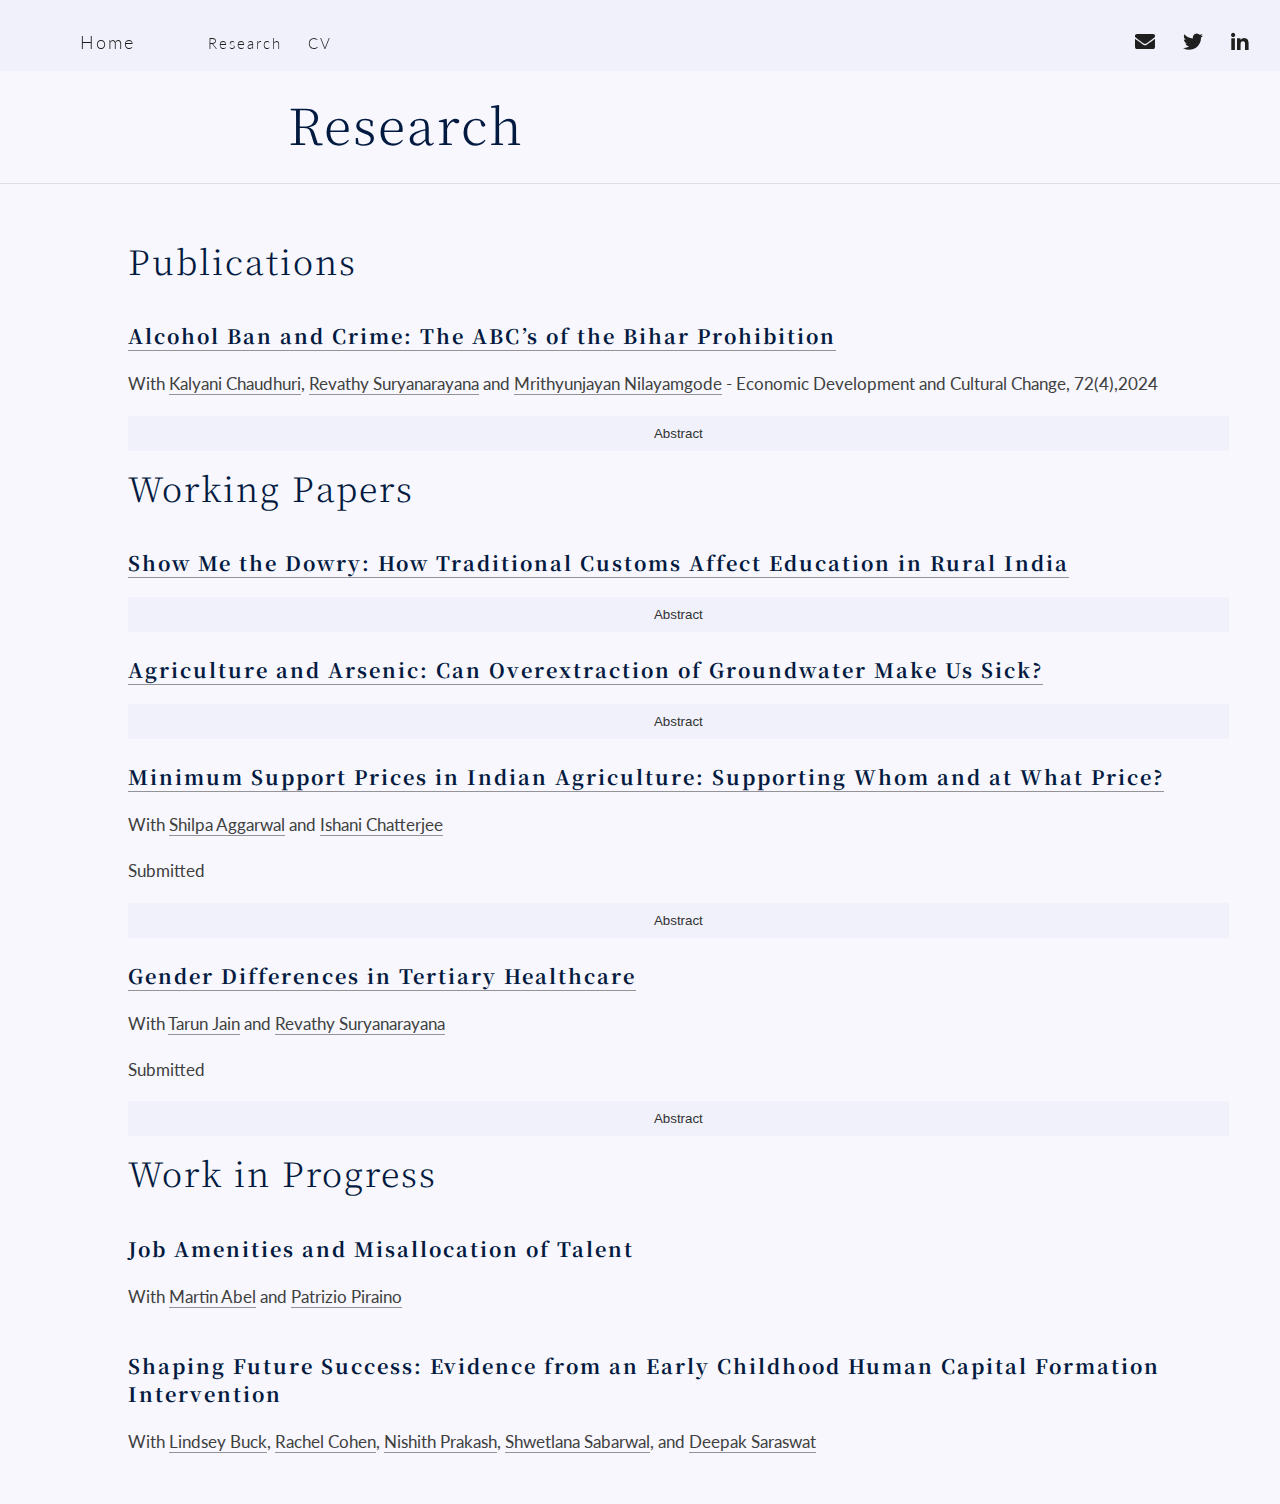
<file: research.html>
<!DOCTYPE html>

<html xmlns="http://www.w3.org/1999/xhtml" lang="" xml:lang="">

<head>
  <meta charset="utf-8"/>
  <meta name="viewport" content="width=device-width, initial-scale=1"/>
  <meta http-equiv="X-UA-Compatible" content="IE=Edge,chrome=1"/>
  <meta name="generator" content="distill" />

  <style type="text/css">
  /* Hide doc at startup (prevent jankiness while JS renders/transforms) */
  body {
    visibility: hidden;
  }
  </style>

 <!--radix_placeholder_import_source-->
 <!--/radix_placeholder_import_source-->

<style type="text/css">code{white-space: pre;}</style>
<style type="text/css" data-origin="pandoc">
pre > code.sourceCode { white-space: pre; position: relative; }
pre > code.sourceCode > span { display: inline-block; line-height: 1.25; }
pre > code.sourceCode > span:empty { height: 1.2em; }
.sourceCode { overflow: visible; }
code.sourceCode > span { color: inherit; text-decoration: inherit; }
div.sourceCode { margin: 1em 0; }
pre.sourceCode { margin: 0; }
@media screen {
div.sourceCode { overflow: auto; }
}
@media print {
pre > code.sourceCode { white-space: pre-wrap; }
pre > code.sourceCode > span { text-indent: -5em; padding-left: 5em; }
}
pre.numberSource code
  { counter-reset: source-line 0; }
pre.numberSource code > span
  { position: relative; left: -4em; counter-increment: source-line; }
pre.numberSource code > span > a:first-child::before
  { content: counter(source-line);
    position: relative; left: -1em; text-align: right; vertical-align: baseline;
    border: none; display: inline-block;
    -webkit-touch-callout: none; -webkit-user-select: none;
    -khtml-user-select: none; -moz-user-select: none;
    -ms-user-select: none; user-select: none;
    padding: 0 4px; width: 4em;
    color: #aaaaaa;
  }
pre.numberSource { margin-left: 3em; border-left: 1px solid #aaaaaa;  padding-left: 4px; }
div.sourceCode
  { color: #00769e; background-color: #f1f3f5; }
@media screen {
pre > code.sourceCode > span > a:first-child::before { text-decoration: underline; }
}
code span { color: #00769e; } /* Normal */
code span.al { color: #ad0000; } /* Alert */
code span.an { color: #5e5e5e; } /* Annotation */
code span.at { color: #657422; } /* Attribute */
code span.bn { color: #ad0000; } /* BaseN */
code span.bu { } /* BuiltIn */
code span.cf { color: #00769e; } /* ControlFlow */
code span.ch { color: #20794d; } /* Char */
code span.cn { color: #8f5902; } /* Constant */
code span.co { color: #5e5e5e; } /* Comment */
code span.cv { color: #5e5e5e; font-style: italic; } /* CommentVar */
code span.do { color: #5e5e5e; font-style: italic; } /* Documentation */
code span.dt { color: #ad0000; } /* DataType */
code span.dv { color: #ad0000; } /* DecVal */
code span.er { color: #ad0000; } /* Error */
code span.ex { } /* Extension */
code span.fl { color: #ad0000; } /* Float */
code span.fu { color: #4758ab; } /* Function */
code span.im { } /* Import */
code span.in { color: #5e5e5e; } /* Information */
code span.kw { color: #00769e; } /* Keyword */
code span.op { color: #5e5e5e; } /* Operator */
code span.ot { color: #00769e; } /* Other */
code span.pp { color: #ad0000; } /* Preprocessor */
code span.sc { color: #5e5e5e; } /* SpecialChar */
code span.ss { color: #20794d; } /* SpecialString */
code span.st { color: #20794d; } /* String */
code span.va { color: #111111; } /* Variable */
code span.vs { color: #20794d; } /* VerbatimString */
code span.wa { color: #5e5e5e; font-style: italic; } /* Warning */
</style>


  <!--radix_placeholder_meta_tags-->
  <title>Home: Research</title>


  <link rel="icon" type="image/png" href="images/favicon.png"/>


  <!--  https://developers.facebook.com/docs/sharing/webmasters#markup -->
  <meta property="og:title" content="Home: Research"/>
  <meta property="og:type" content="article"/>
  <meta property="og:locale" content="en_US"/>
  <meta property="og:site_name" content="Home"/>

  <!--  https://dev.twitter.com/cards/types/summary -->
  <meta property="twitter:card" content="summary"/>
  <meta property="twitter:title" content="Home: Research"/>

  <!--/radix_placeholder_meta_tags-->
  <!--radix_placeholder_rmarkdown_metadata-->

  <script type="text/json" id="radix-rmarkdown-metadata">
  {"type":"list","attributes":{"names":{"type":"character","attributes":{},"value":["title","site"]}},"value":[{"type":"character","attributes":{},"value":["Research"]},{"type":"character","attributes":{},"value":["distill::distill_website"]}]}
  </script>
  <!--/radix_placeholder_rmarkdown_metadata-->
  <!--radix_placeholder_navigation_in_header-->
  <meta name="distill:offset" content=""/>

  <script type="application/javascript">

    window.headroom_prevent_pin = false;

    window.document.addEventListener("DOMContentLoaded", function (event) {

      // initialize headroom for banner
      var header = $('header').get(0);
      var headerHeight = header.offsetHeight;
      var headroom = new Headroom(header, {
        tolerance: 5,
        onPin : function() {
          if (window.headroom_prevent_pin) {
            window.headroom_prevent_pin = false;
            headroom.unpin();
          }
        }
      });
      headroom.init();
      if(window.location.hash)
        headroom.unpin();
      $(header).addClass('headroom--transition');

      // offset scroll location for banner on hash change
      // (see: https://github.com/WickyNilliams/headroom.js/issues/38)
      window.addEventListener("hashchange", function(event) {
        window.scrollTo(0, window.pageYOffset - (headerHeight + 25));
      });

      // responsive menu
      $('.distill-site-header').each(function(i, val) {
        var topnav = $(this);
        var toggle = topnav.find('.nav-toggle');
        toggle.on('click', function() {
          topnav.toggleClass('responsive');
        });
      });

      // nav dropdowns
      $('.nav-dropbtn').click(function(e) {
        $(this).next('.nav-dropdown-content').toggleClass('nav-dropdown-active');
        $(this).parent().siblings('.nav-dropdown')
           .children('.nav-dropdown-content').removeClass('nav-dropdown-active');
      });
      $("body").click(function(e){
        $('.nav-dropdown-content').removeClass('nav-dropdown-active');
      });
      $(".nav-dropdown").click(function(e){
        e.stopPropagation();
      });
    });
  </script>

  <style type="text/css">

  /* Theme (user-documented overrideables for nav appearance) */

  .distill-site-nav {
    color: rgba(255, 255, 255, 0.8);
    background-color: #0F2E3D;
    font-size: 15px;
    font-weight: 300;
  }

  .distill-site-nav a {
    color: inherit;
    text-decoration: none;
  }

  .distill-site-nav a:hover {
    color: white;
  }

  @media print {
    .distill-site-nav {
      display: none;
    }
  }

  .distill-site-header {

  }

  .distill-site-footer {

  }


  /* Site Header */

  .distill-site-header {
    width: 100%;
    box-sizing: border-box;
    z-index: 3;
  }

  .distill-site-header .nav-left {
    display: inline-block;
    margin-left: 8px;
  }

  @media screen and (max-width: 768px) {
    .distill-site-header .nav-left {
      margin-left: 0;
    }
  }


  .distill-site-header .nav-right {
    float: right;
    margin-right: 8px;
  }

  .distill-site-header a,
  .distill-site-header .title {
    display: inline-block;
    text-align: center;
    padding: 14px 10px 14px 10px;
  }

  .distill-site-header .title {
    font-size: 18px;
    min-width: 150px;
  }

  .distill-site-header .logo {
    padding: 0;
  }

  .distill-site-header .logo img {
    display: none;
    max-height: 20px;
    width: auto;
    margin-bottom: -4px;
  }

  .distill-site-header .nav-image img {
    max-height: 18px;
    width: auto;
    display: inline-block;
    margin-bottom: -3px;
  }



  @media screen and (min-width: 1000px) {
    .distill-site-header .logo img {
      display: inline-block;
    }
    .distill-site-header .nav-left {
      margin-left: 20px;
    }
    .distill-site-header .nav-right {
      margin-right: 20px;
    }
    .distill-site-header .title {
      padding-left: 12px;
    }
  }


  .distill-site-header .nav-toggle {
    display: none;
  }

  .nav-dropdown {
    display: inline-block;
    position: relative;
  }

  .nav-dropdown .nav-dropbtn {
    border: none;
    outline: none;
    color: rgba(255, 255, 255, 0.8);
    padding: 16px 10px;
    background-color: transparent;
    font-family: inherit;
    font-size: inherit;
    font-weight: inherit;
    margin: 0;
    margin-top: 1px;
    z-index: 2;
  }

  .nav-dropdown-content {
    display: none;
    position: absolute;
    background-color: white;
    min-width: 200px;
    border: 1px solid rgba(0,0,0,0.15);
    border-radius: 4px;
    box-shadow: 0px 8px 16px 0px rgba(0,0,0,0.1);
    z-index: 1;
    margin-top: 2px;
    white-space: nowrap;
    padding-top: 4px;
    padding-bottom: 4px;
  }

  .nav-dropdown-content hr {
    margin-top: 4px;
    margin-bottom: 4px;
    border: none;
    border-bottom: 1px solid rgba(0, 0, 0, 0.1);
  }

  .nav-dropdown-active {
    display: block;
  }

  .nav-dropdown-content a, .nav-dropdown-content .nav-dropdown-header {
    color: black;
    padding: 6px 24px;
    text-decoration: none;
    display: block;
    text-align: left;
  }

  .nav-dropdown-content .nav-dropdown-header {
    display: block;
    padding: 5px 24px;
    padding-bottom: 0;
    text-transform: uppercase;
    font-size: 14px;
    color: #999999;
    white-space: nowrap;
  }

  .nav-dropdown:hover .nav-dropbtn {
    color: white;
  }

  .nav-dropdown-content a:hover {
    background-color: #ddd;
    color: black;
  }

  .nav-right .nav-dropdown-content {
    margin-left: -45%;
    right: 0;
  }

  @media screen and (max-width: 768px) {
    .distill-site-header a, .distill-site-header .nav-dropdown  {display: none;}
    .distill-site-header a.nav-toggle {
      float: right;
      display: block;
    }
    .distill-site-header .title {
      margin-left: 0;
    }
    .distill-site-header .nav-right {
      margin-right: 0;
    }
    .distill-site-header {
      overflow: hidden;
    }
    .nav-right .nav-dropdown-content {
      margin-left: 0;
    }
  }


  @media screen and (max-width: 768px) {
    .distill-site-header.responsive {position: relative; min-height: 500px; }
    .distill-site-header.responsive a.nav-toggle {
      position: absolute;
      right: 0;
      top: 0;
    }
    .distill-site-header.responsive a,
    .distill-site-header.responsive .nav-dropdown {
      display: block;
      text-align: left;
    }
    .distill-site-header.responsive .nav-left,
    .distill-site-header.responsive .nav-right {
      width: 100%;
    }
    .distill-site-header.responsive .nav-dropdown {float: none;}
    .distill-site-header.responsive .nav-dropdown-content {position: relative;}
    .distill-site-header.responsive .nav-dropdown .nav-dropbtn {
      display: block;
      width: 100%;
      text-align: left;
    }
  }

  /* Site Footer */

  .distill-site-footer {
    width: 100%;
    overflow: hidden;
    box-sizing: border-box;
    z-index: 3;
    margin-top: 30px;
    padding-top: 30px;
    padding-bottom: 30px;
    text-align: center;
  }

  /* Headroom */

  d-title {
    padding-top: 6rem;
  }

  @media print {
    d-title {
      padding-top: 4rem;
    }
  }

  .headroom {
    z-index: 1000;
    position: fixed;
    top: 0;
    left: 0;
    right: 0;
  }

  .headroom--transition {
    transition: all .4s ease-in-out;
  }

  .headroom--unpinned {
    top: -100px;
  }

  .headroom--pinned {
    top: 0;
  }

  /* adjust viewport for navbar height */
  /* helps vertically center bootstrap (non-distill) content */
  .min-vh-100 {
    min-height: calc(100vh - 100px) !important;
  }

  </style>

  <script src="site_libs/jquery-3.6.0/jquery-3.6.0.min.js"></script>
  <link href="site_libs/font-awesome-5.1.0/css/all.css" rel="stylesheet"/>
  <link href="site_libs/font-awesome-5.1.0/css/v4-shims.css" rel="stylesheet"/>
  <script src="site_libs/headroom-0.9.4/headroom.min.js"></script>
  <script src="site_libs/autocomplete-0.37.1/autocomplete.min.js"></script>
  <script src="site_libs/fuse-6.4.1/fuse.min.js"></script>

  <script type="application/javascript">

  function getMeta(metaName) {
    var metas = document.getElementsByTagName('meta');
    for (let i = 0; i < metas.length; i++) {
      if (metas[i].getAttribute('name') === metaName) {
        return metas[i].getAttribute('content');
      }
    }
    return '';
  }

  function offsetURL(url) {
    var offset = getMeta('distill:offset');
    return offset ? offset + '/' + url : url;
  }

  function createFuseIndex() {

    // create fuse index
    var options = {
      keys: [
        { name: 'title', weight: 20 },
        { name: 'categories', weight: 15 },
        { name: 'description', weight: 10 },
        { name: 'contents', weight: 5 },
      ],
      ignoreLocation: true,
      threshold: 0
    };
    var fuse = new window.Fuse([], options);

    // fetch the main search.json
    return fetch(offsetURL('search.json'))
      .then(function(response) {
        if (response.status == 200) {
          return response.json().then(function(json) {
            // index main articles
            json.articles.forEach(function(article) {
              fuse.add(article);
            });
            // download collections and index their articles
            return Promise.all(json.collections.map(function(collection) {
              return fetch(offsetURL(collection)).then(function(response) {
                if (response.status === 200) {
                  return response.json().then(function(articles) {
                    articles.forEach(function(article) {
                      fuse.add(article);
                    });
                  })
                } else {
                  return Promise.reject(
                    new Error('Unexpected status from search index request: ' +
                              response.status)
                  );
                }
              });
            })).then(function() {
              return fuse;
            });
          });

        } else {
          return Promise.reject(
            new Error('Unexpected status from search index request: ' +
                        response.status)
          );
        }
      });
  }

  window.document.addEventListener("DOMContentLoaded", function (event) {

    // get search element (bail if we don't have one)
    var searchEl = window.document.getElementById('distill-search');
    if (!searchEl)
      return;

    createFuseIndex()
      .then(function(fuse) {

        // make search box visible
        searchEl.classList.remove('hidden');

        // initialize autocomplete
        var options = {
          autoselect: true,
          hint: false,
          minLength: 2,
        };
        window.autocomplete(searchEl, options, [{
          source: function(query, callback) {
            const searchOptions = {
              isCaseSensitive: false,
              shouldSort: true,
              minMatchCharLength: 2,
              limit: 10,
            };
            var results = fuse.search(query, searchOptions);
            callback(results
              .map(function(result) { return result.item; })
            );
          },
          templates: {
            suggestion: function(suggestion) {
              var img = suggestion.preview && Object.keys(suggestion.preview).length > 0
                ? `<img src="${offsetURL(suggestion.preview)}"</img>`
                : '';
              var html = `
                <div class="search-item">
                  <h3>${suggestion.title}</h3>
                  <div class="search-item-description">
                    ${suggestion.description || ''}
                  </div>
                  <div class="search-item-preview">
                    ${img}
                  </div>
                </div>
              `;
              return html;
            }
          }
        }]).on('autocomplete:selected', function(event, suggestion) {
          window.location.href = offsetURL(suggestion.path);
        });
        // remove inline display style on autocompleter (we want to
        // manage responsive display via css)
        $('.algolia-autocomplete').css("display", "");
      })
      .catch(function(error) {
        console.log(error);
      });

  });

  </script>

  <style type="text/css">

  .nav-search {
    font-size: x-small;
  }

  /* Algolioa Autocomplete */

  .algolia-autocomplete {
    display: inline-block;
    margin-left: 10px;
    vertical-align: sub;
    background-color: white;
    color: black;
    padding: 6px;
    padding-top: 8px;
    padding-bottom: 0;
    border-radius: 6px;
    border: 1px #0F2E3D solid;
    width: 180px;
  }


  @media screen and (max-width: 768px) {
    .distill-site-nav .algolia-autocomplete {
      display: none;
      visibility: hidden;
    }
    .distill-site-nav.responsive .algolia-autocomplete {
      display: inline-block;
      visibility: visible;
    }
    .distill-site-nav.responsive .algolia-autocomplete .aa-dropdown-menu {
      margin-left: 0;
      width: 400px;
      max-height: 400px;
    }
  }

  .algolia-autocomplete .aa-input, .algolia-autocomplete .aa-hint {
    width: 90%;
    outline: none;
    border: none;
  }

  .algolia-autocomplete .aa-hint {
    color: #999;
  }
  .algolia-autocomplete .aa-dropdown-menu {
    width: 550px;
    max-height: 70vh;
    overflow-x: visible;
    overflow-y: scroll;
    padding: 5px;
    margin-top: 3px;
    margin-left: -150px;
    background-color: #fff;
    border-radius: 5px;
    border: 1px solid #999;
    border-top: none;
  }

  .algolia-autocomplete .aa-dropdown-menu .aa-suggestion {
    cursor: pointer;
    padding: 5px 4px;
    border-bottom: 1px solid #eee;
  }

  .algolia-autocomplete .aa-dropdown-menu .aa-suggestion:last-of-type {
    border-bottom: none;
    margin-bottom: 2px;
  }

  .algolia-autocomplete .aa-dropdown-menu .aa-suggestion .search-item {
    overflow: hidden;
    font-size: 0.8em;
    line-height: 1.4em;
  }

  .algolia-autocomplete .aa-dropdown-menu .aa-suggestion .search-item h3 {
    font-size: 1rem;
    margin-block-start: 0;
    margin-block-end: 5px;
  }

  .algolia-autocomplete .aa-dropdown-menu .aa-suggestion .search-item-description {
    display: inline-block;
    overflow: hidden;
    height: 2.8em;
    width: 80%;
    margin-right: 4%;
  }

  .algolia-autocomplete .aa-dropdown-menu .aa-suggestion .search-item-preview {
    display: inline-block;
    width: 15%;
  }

  .algolia-autocomplete .aa-dropdown-menu .aa-suggestion .search-item-preview img {
    height: 3em;
    width: auto;
    display: none;
  }

  .algolia-autocomplete .aa-dropdown-menu .aa-suggestion .search-item-preview img[src] {
    display: initial;
  }

  .algolia-autocomplete .aa-dropdown-menu .aa-suggestion.aa-cursor {
    background-color: #eee;
  }
  .algolia-autocomplete .aa-dropdown-menu .aa-suggestion em {
    font-weight: bold;
    font-style: normal;
  }

  </style>


  <!--/radix_placeholder_navigation_in_header-->
  <!--radix_placeholder_distill-->

  <style type="text/css">

  body {
    background-color: white;
  }

  .pandoc-table {
    width: 100%;
  }

  .pandoc-table>caption {
    margin-bottom: 10px;
  }

  .pandoc-table th:not([align]) {
    text-align: left;
  }

  .pagedtable-footer {
    font-size: 15px;
  }

  d-byline .byline {
    grid-template-columns: 2fr 2fr;
  }

  d-byline .byline h3 {
    margin-block-start: 1.5em;
  }

  d-byline .byline .authors-affiliations h3 {
    margin-block-start: 0.5em;
  }

  .authors-affiliations .orcid-id {
    width: 16px;
    height:16px;
    margin-left: 4px;
    margin-right: 4px;
    vertical-align: middle;
    padding-bottom: 2px;
  }

  d-title .dt-tags {
    margin-top: 1em;
    grid-column: text;
  }

  .dt-tags .dt-tag {
    text-decoration: none;
    display: inline-block;
    color: rgba(0,0,0,0.6);
    padding: 0em 0.4em;
    margin-right: 0.5em;
    margin-bottom: 0.4em;
    font-size: 70%;
    border: 1px solid rgba(0,0,0,0.2);
    border-radius: 3px;
    text-transform: uppercase;
    font-weight: 500;
  }

  d-article table.gt_table td,
  d-article table.gt_table th {
    border-bottom: none;
    font-size: 100%;
  }

  .html-widget {
    margin-bottom: 2.0em;
  }

  .l-screen-inset {
    padding-right: 16px;
  }

  .l-screen .caption {
    margin-left: 10px;
  }

  .shaded {
    background: rgb(247, 247, 247);
    padding-top: 20px;
    padding-bottom: 20px;
    border-top: 1px solid rgba(0, 0, 0, 0.1);
    border-bottom: 1px solid rgba(0, 0, 0, 0.1);
  }

  .shaded .html-widget {
    margin-bottom: 0;
    border: 1px solid rgba(0, 0, 0, 0.1);
  }

  .shaded .shaded-content {
    background: white;
  }

  .text-output {
    margin-top: 0;
    line-height: 1.5em;
  }

  .hidden {
    display: none !important;
  }

  d-article {
    padding-top: 2.5rem;
    padding-bottom: 30px;
  }

  d-appendix {
    padding-top: 30px;
  }

  d-article>p>img {
    width: 100%;
  }

  d-article h2 {
    margin: 1rem 0 1.5rem 0;
  }

  d-article h3 {
    margin-top: 1.5rem;
  }

  d-article iframe {
    border: 1px solid rgba(0, 0, 0, 0.1);
    margin-bottom: 2.0em;
    width: 100%;
  }

  /* Tweak code blocks */

  d-article div.sourceCode code,
  d-article pre code {
    font-family: Consolas, Monaco, 'Andale Mono', 'Ubuntu Mono', monospace;
  }

  d-article pre,
  d-article div.sourceCode,
  d-article div.sourceCode pre {
    overflow: auto;
  }

  d-article div.sourceCode {
    background-color: white;
  }

  d-article div.sourceCode pre {
    padding-left: 10px;
    font-size: 12px;
    border-left: 2px solid rgba(0,0,0,0.1);
  }

  d-article pre {
    font-size: 12px;
    color: black;
    background: none;
    margin-top: 0;
    text-align: left;
    white-space: pre;
    word-spacing: normal;
    word-break: normal;
    word-wrap: normal;
    line-height: 1.5;

    -moz-tab-size: 4;
    -o-tab-size: 4;
    tab-size: 4;

    -webkit-hyphens: none;
    -moz-hyphens: none;
    -ms-hyphens: none;
    hyphens: none;
  }

  d-article pre a {
    border-bottom: none;
  }

  d-article pre a:hover {
    border-bottom: none;
    text-decoration: underline;
  }

  d-article details {
    grid-column: text;
    margin-bottom: 0.8em;
  }

  @media(min-width: 768px) {

  d-article pre,
  d-article div.sourceCode,
  d-article div.sourceCode pre {
    overflow: visible !important;
  }

  d-article div.sourceCode pre {
    padding-left: 18px;
    font-size: 14px;
  }

  d-article pre {
    font-size: 14px;
  }

  }

  figure img.external {
    background: white;
    border: 1px solid rgba(0, 0, 0, 0.1);
    box-shadow: 0 1px 8px rgba(0, 0, 0, 0.1);
    padding: 18px;
    box-sizing: border-box;
  }

  /* CSS for d-contents */

  .d-contents {
    grid-column: text;
    color: rgba(0,0,0,0.8);
    font-size: 0.9em;
    padding-bottom: 1em;
    margin-bottom: 1em;
    padding-bottom: 0.5em;
    margin-bottom: 1em;
    padding-left: 0.25em;
    justify-self: start;
  }

  @media(min-width: 1000px) {
    .d-contents.d-contents-float {
      height: 0;
      grid-column-start: 1;
      grid-column-end: 4;
      justify-self: center;
      padding-right: 3em;
      padding-left: 2em;
    }
  }

  .d-contents nav h3 {
    font-size: 18px;
    margin-top: 0;
    margin-bottom: 1em;
  }

  .d-contents li {
    list-style-type: none
  }

  .d-contents nav > ul {
    padding-left: 0;
  }

  .d-contents ul {
    padding-left: 1em
  }

  .d-contents nav ul li {
    margin-top: 0.6em;
    margin-bottom: 0.2em;
  }

  .d-contents nav a {
    font-size: 13px;
    border-bottom: none;
    text-decoration: none
    color: rgba(0, 0, 0, 0.8);
  }

  .d-contents nav a:hover {
    text-decoration: underline solid rgba(0, 0, 0, 0.6)
  }

  .d-contents nav > ul > li > a {
    font-weight: 600;
  }

  .d-contents nav > ul > li > ul {
    font-weight: inherit;
  }

  .d-contents nav > ul > li > ul > li {
    margin-top: 0.2em;
  }


  .d-contents nav ul {
    margin-top: 0;
    margin-bottom: 0.25em;
  }

  .d-article-with-toc h2:nth-child(2) {
    margin-top: 0;
  }


  /* Figure */

  .figure {
    position: relative;
    margin-bottom: 2.5em;
    margin-top: 1.5em;
  }

  .figure .caption {
    color: rgba(0, 0, 0, 0.6);
    font-size: 12px;
    line-height: 1.5em;
  }

  .figure img.external {
    background: white;
    border: 1px solid rgba(0, 0, 0, 0.1);
    box-shadow: 0 1px 8px rgba(0, 0, 0, 0.1);
    padding: 18px;
    box-sizing: border-box;
  }

  .figure .caption a {
    color: rgba(0, 0, 0, 0.6);
  }

  .figure .caption b,
  .figure .caption strong, {
    font-weight: 600;
    color: rgba(0, 0, 0, 1.0);
  }

  /* Citations */

  d-article .citation {
    color: inherit;
    cursor: inherit;
  }

  div.hanging-indent{
    margin-left: 1em; text-indent: -1em;
  }

  /* Citation hover box */

  .tippy-box[data-theme~=light-border] {
    background-color: rgba(250, 250, 250, 0.95);
  }

  .tippy-content > p {
    margin-bottom: 0;
    padding: 2px;
  }


  /* Tweak 1000px media break to show more text */

  @media(min-width: 1000px) {
    .base-grid,
    distill-header,
    d-title,
    d-abstract,
    d-article,
    d-appendix,
    distill-appendix,
    d-byline,
    d-footnote-list,
    d-citation-list,
    distill-footer {
      grid-template-columns: [screen-start] 1fr [page-start kicker-start] 80px [middle-start] 50px [text-start kicker-end] 65px 65px 65px 65px 65px 65px 65px 65px [text-end gutter-start] 65px [middle-end] 65px [page-end gutter-end] 1fr [screen-end];
      grid-column-gap: 16px;
    }

    .grid {
      grid-column-gap: 16px;
    }

    d-article {
      font-size: 1.06rem;
      line-height: 1.7em;
    }
    figure .caption, .figure .caption, figure figcaption {
      font-size: 13px;
    }
  }

  @media(min-width: 1180px) {
    .base-grid,
    distill-header,
    d-title,
    d-abstract,
    d-article,
    d-appendix,
    distill-appendix,
    d-byline,
    d-footnote-list,
    d-citation-list,
    distill-footer {
      grid-template-columns: [screen-start] 1fr [page-start kicker-start] 60px [middle-start] 60px [text-start kicker-end] 60px 60px 60px 60px 60px 60px 60px 60px [text-end gutter-start] 60px [middle-end] 60px [page-end gutter-end] 1fr [screen-end];
      grid-column-gap: 32px;
    }

    .grid {
      grid-column-gap: 32px;
    }
  }


  /* Get the citation styles for the appendix (not auto-injected on render since
     we do our own rendering of the citation appendix) */

  d-appendix .citation-appendix,
  .d-appendix .citation-appendix {
    font-size: 11px;
    line-height: 15px;
    border-left: 1px solid rgba(0, 0, 0, 0.1);
    padding-left: 18px;
    border: 1px solid rgba(0,0,0,0.1);
    background: rgba(0, 0, 0, 0.02);
    padding: 10px 18px;
    border-radius: 3px;
    color: rgba(150, 150, 150, 1);
    overflow: hidden;
    margin-top: -12px;
    white-space: pre-wrap;
    word-wrap: break-word;
  }

  /* Include appendix styles here so they can be overridden */

  d-appendix {
    contain: layout style;
    font-size: 0.8em;
    line-height: 1.7em;
    margin-top: 60px;
    margin-bottom: 0;
    border-top: 1px solid rgba(0, 0, 0, 0.1);
    color: rgba(0,0,0,0.5);
    padding-top: 60px;
    padding-bottom: 48px;
  }

  d-appendix h3 {
    grid-column: page-start / text-start;
    font-size: 15px;
    font-weight: 500;
    margin-top: 1em;
    margin-bottom: 0;
    color: rgba(0,0,0,0.65);
  }

  d-appendix h3 + * {
    margin-top: 1em;
  }

  d-appendix ol {
    padding: 0 0 0 15px;
  }

  @media (min-width: 768px) {
    d-appendix ol {
      padding: 0 0 0 30px;
      margin-left: -30px;
    }
  }

  d-appendix li {
    margin-bottom: 1em;
  }

  d-appendix a {
    color: rgba(0, 0, 0, 0.6);
  }

  d-appendix > * {
    grid-column: text;
  }

  d-appendix > d-footnote-list,
  d-appendix > d-citation-list,
  d-appendix > distill-appendix {
    grid-column: screen;
  }

  /* Include footnote styles here so they can be overridden */

  d-footnote-list {
    contain: layout style;
  }

  d-footnote-list > * {
    grid-column: text;
  }

  d-footnote-list a.footnote-backlink {
    color: rgba(0,0,0,0.3);
    padding-left: 0.5em;
  }



  /* Anchor.js */

  .anchorjs-link {
    /*transition: all .25s linear; */
    text-decoration: none;
    border-bottom: none;
  }
  *:hover > .anchorjs-link {
    margin-left: -1.125em !important;
    text-decoration: none;
    border-bottom: none;
  }

  /* Social footer */

  .social_footer {
    margin-top: 30px;
    margin-bottom: 0;
    color: rgba(0,0,0,0.67);
  }

  .disqus-comments {
    margin-right: 30px;
  }

  .disqus-comment-count {
    border-bottom: 1px solid rgba(0, 0, 0, 0.4);
    cursor: pointer;
  }

  #disqus_thread {
    margin-top: 30px;
  }

  .article-sharing a {
    border-bottom: none;
    margin-right: 8px;
  }

  .article-sharing a:hover {
    border-bottom: none;
  }

  .sidebar-section.subscribe {
    font-size: 12px;
    line-height: 1.6em;
  }

  .subscribe p {
    margin-bottom: 0.5em;
  }


  .article-footer .subscribe {
    font-size: 15px;
    margin-top: 45px;
  }


  .sidebar-section.custom {
    font-size: 12px;
    line-height: 1.6em;
  }

  .custom p {
    margin-bottom: 0.5em;
  }

  /* Styles for listing layout (hide title) */
  .layout-listing d-title, .layout-listing .d-title {
    display: none;
  }

  /* Styles for posts lists (not auto-injected) */


  .posts-with-sidebar {
    padding-left: 45px;
    padding-right: 45px;
  }

  .posts-list .description h2,
  .posts-list .description p {
    font-family: -apple-system, BlinkMacSystemFont, "Segoe UI", Roboto, Oxygen, Ubuntu, Cantarell, "Fira Sans", "Droid Sans", "Helvetica Neue", Arial, sans-serif;
  }

  .posts-list .description h2 {
    font-weight: 700;
    border-bottom: none;
    padding-bottom: 0;
  }

  .posts-list h2.post-tag {
    border-bottom: 1px solid rgba(0, 0, 0, 0.2);
    padding-bottom: 12px;
  }
  .posts-list {
    margin-top: 60px;
    margin-bottom: 24px;
  }

  .posts-list .post-preview {
    text-decoration: none;
    overflow: hidden;
    display: block;
    border-bottom: 1px solid rgba(0, 0, 0, 0.1);
    padding: 24px 0;
  }

  .post-preview-last {
    border-bottom: none !important;
  }

  .posts-list .posts-list-caption {
    grid-column: screen;
    font-weight: 400;
  }

  .posts-list .post-preview h2 {
    margin: 0 0 6px 0;
    line-height: 1.2em;
    font-style: normal;
    font-size: 24px;
  }

  .posts-list .post-preview p {
    margin: 0 0 12px 0;
    line-height: 1.4em;
    font-size: 16px;
  }

  .posts-list .post-preview .thumbnail {
    box-sizing: border-box;
    margin-bottom: 24px;
    position: relative;
    max-width: 500px;
  }
  .posts-list .post-preview img {
    width: 100%;
    display: block;
  }

  .posts-list .metadata {
    font-size: 12px;
    line-height: 1.4em;
    margin-bottom: 18px;
  }

  .posts-list .metadata > * {
    display: inline-block;
  }

  .posts-list .metadata .publishedDate {
    margin-right: 2em;
  }

  .posts-list .metadata .dt-authors {
    display: block;
    margin-top: 0.3em;
    margin-right: 2em;
  }

  .posts-list .dt-tags {
    display: block;
    line-height: 1em;
  }

  .posts-list .dt-tags .dt-tag {
    display: inline-block;
    color: rgba(0,0,0,0.6);
    padding: 0.3em 0.4em;
    margin-right: 0.2em;
    margin-bottom: 0.4em;
    font-size: 60%;
    border: 1px solid rgba(0,0,0,0.2);
    border-radius: 3px;
    text-transform: uppercase;
    font-weight: 500;
  }

  .posts-list img {
    opacity: 1;
  }

  .posts-list img[data-src] {
    opacity: 0;
  }

  .posts-more {
    clear: both;
  }


  .posts-sidebar {
    font-size: 16px;
  }

  .posts-sidebar h3 {
    font-size: 16px;
    margin-top: 0;
    margin-bottom: 0.5em;
    font-weight: 400;
    text-transform: uppercase;
  }

  .sidebar-section {
    margin-bottom: 30px;
  }

  .categories ul {
    list-style-type: none;
    margin: 0;
    padding: 0;
  }

  .categories li {
    color: rgba(0, 0, 0, 0.8);
    margin-bottom: 0;
  }

  .categories li>a {
    border-bottom: none;
  }

  .categories li>a:hover {
    border-bottom: 1px solid rgba(0, 0, 0, 0.4);
  }

  .categories .active {
    font-weight: 600;
  }

  .categories .category-count {
    color: rgba(0, 0, 0, 0.4);
  }


  @media(min-width: 768px) {
    .posts-list .post-preview h2 {
      font-size: 26px;
    }
    .posts-list .post-preview .thumbnail {
      float: right;
      width: 30%;
      margin-bottom: 0;
    }
    .posts-list .post-preview .description {
      float: left;
      width: 45%;
    }
    .posts-list .post-preview .metadata {
      float: left;
      width: 20%;
      margin-top: 8px;
    }
    .posts-list .post-preview p {
      margin: 0 0 12px 0;
      line-height: 1.5em;
      font-size: 16px;
    }
    .posts-with-sidebar .posts-list {
      float: left;
      width: 75%;
    }
    .posts-with-sidebar .posts-sidebar {
      float: right;
      width: 20%;
      margin-top: 60px;
      padding-top: 24px;
      padding-bottom: 24px;
    }
  }


  /* Improve display for browsers without grid (IE/Edge <= 15) */

  .downlevel {
    line-height: 1.6em;
    font-family: -apple-system, BlinkMacSystemFont, "Segoe UI", Roboto, Oxygen, Ubuntu, Cantarell, "Fira Sans", "Droid Sans", "Helvetica Neue", Arial, sans-serif;
    margin: 0;
  }

  .downlevel .d-title {
    padding-top: 6rem;
    padding-bottom: 1.5rem;
  }

  .downlevel .d-title h1 {
    font-size: 50px;
    font-weight: 700;
    line-height: 1.1em;
    margin: 0 0 0.5rem;
  }

  .downlevel .d-title p {
    font-weight: 300;
    font-size: 1.2rem;
    line-height: 1.55em;
    margin-top: 0;
  }

  .downlevel .d-byline {
    padding-top: 0.8em;
    padding-bottom: 0.8em;
    font-size: 0.8rem;
    line-height: 1.8em;
  }

  .downlevel .section-separator {
    border: none;
    border-top: 1px solid rgba(0, 0, 0, 0.1);
  }

  .downlevel .d-article {
    font-size: 1.06rem;
    line-height: 1.7em;
    padding-top: 1rem;
    padding-bottom: 2rem;
  }


  .downlevel .d-appendix {
    padding-left: 0;
    padding-right: 0;
    max-width: none;
    font-size: 0.8em;
    line-height: 1.7em;
    margin-bottom: 0;
    color: rgba(0,0,0,0.5);
    padding-top: 40px;
    padding-bottom: 48px;
  }

  .downlevel .footnotes ol {
    padding-left: 13px;
  }

  .downlevel .base-grid,
  .downlevel .distill-header,
  .downlevel .d-title,
  .downlevel .d-abstract,
  .downlevel .d-article,
  .downlevel .d-appendix,
  .downlevel .distill-appendix,
  .downlevel .d-byline,
  .downlevel .d-footnote-list,
  .downlevel .d-citation-list,
  .downlevel .distill-footer,
  .downlevel .appendix-bottom,
  .downlevel .posts-container {
    padding-left: 40px;
    padding-right: 40px;
  }

  @media(min-width: 768px) {
    .downlevel .base-grid,
    .downlevel .distill-header,
    .downlevel .d-title,
    .downlevel .d-abstract,
    .downlevel .d-article,
    .downlevel .d-appendix,
    .downlevel .distill-appendix,
    .downlevel .d-byline,
    .downlevel .d-footnote-list,
    .downlevel .d-citation-list,
    .downlevel .distill-footer,
    .downlevel .appendix-bottom,
    .downlevel .posts-container {
    padding-left: 150px;
    padding-right: 150px;
    max-width: 900px;
  }
  }

  .downlevel pre code {
    display: block;
    border-left: 2px solid rgba(0, 0, 0, .1);
    padding: 0 0 0 20px;
    font-size: 14px;
  }

  .downlevel code, .downlevel pre {
    color: black;
    background: none;
    font-family: Consolas, Monaco, 'Andale Mono', 'Ubuntu Mono', monospace;
    text-align: left;
    white-space: pre;
    word-spacing: normal;
    word-break: normal;
    word-wrap: normal;
    line-height: 1.5;

    -moz-tab-size: 4;
    -o-tab-size: 4;
    tab-size: 4;

    -webkit-hyphens: none;
    -moz-hyphens: none;
    -ms-hyphens: none;
    hyphens: none;
  }

  .downlevel .posts-list .post-preview {
    color: inherit;
  }



  </style>

  <script type="application/javascript">

  function is_downlevel_browser() {
    if (bowser.isUnsupportedBrowser({ msie: "12", msedge: "16"},
                                   window.navigator.userAgent)) {
      return true;
    } else {
      return window.load_distill_framework === undefined;
    }
  }

  // show body when load is complete
  function on_load_complete() {

    // add anchors
    if (window.anchors) {
      window.anchors.options.placement = 'left';
      window.anchors.add('d-article > h2, d-article > h3, d-article > h4, d-article > h5');
    }


    // set body to visible
    document.body.style.visibility = 'visible';

    // force redraw for leaflet widgets
    if (window.HTMLWidgets) {
      var maps = window.HTMLWidgets.findAll(".leaflet");
      $.each(maps, function(i, el) {
        var map = this.getMap();
        map.invalidateSize();
        map.eachLayer(function(layer) {
          if (layer instanceof L.TileLayer)
            layer.redraw();
        });
      });
    }

    // trigger 'shown' so htmlwidgets resize
    $('d-article').trigger('shown');
  }

  function init_distill() {

    init_common();

    // create front matter
    var front_matter = $('<d-front-matter></d-front-matter>');
    $('#distill-front-matter').wrap(front_matter);

    // create d-title
    $('.d-title').changeElementType('d-title');

    // create d-byline
    var byline = $('<d-byline></d-byline>');
    $('.d-byline').replaceWith(byline);

    // create d-article
    var article = $('<d-article></d-article>');
    $('.d-article').wrap(article).children().unwrap();

    // move posts container into article
    $('.posts-container').appendTo($('d-article'));

    // create d-appendix
    $('.d-appendix').changeElementType('d-appendix');

    // flag indicating that we have appendix items
    var appendix = $('.appendix-bottom').children('h3').length > 0;

    // replace footnotes with <d-footnote>
    $('.footnote-ref').each(function(i, val) {
      appendix = true;
      var href = $(this).attr('href');
      var id = href.replace('#', '');
      var fn = $('#' + id);
      var fn_p = $('#' + id + '>p');
      fn_p.find('.footnote-back').remove();
      var text = fn_p.html();
      var dtfn = $('<d-footnote></d-footnote>');
      dtfn.html(text);
      $(this).replaceWith(dtfn);
    });
    // remove footnotes
    $('.footnotes').remove();

    // move refs into #references-listing
    $('#references-listing').replaceWith($('#refs'));

    $('h1.appendix, h2.appendix').each(function(i, val) {
      $(this).changeElementType('h3');
    });
    $('h3.appendix').each(function(i, val) {
      var id = $(this).attr('id');
      $('.d-contents a[href="#' + id + '"]').parent().remove();
      appendix = true;
      $(this).nextUntil($('h1, h2, h3')).addBack().appendTo($('d-appendix'));
    });

    // show d-appendix if we have appendix content
    $("d-appendix").css('display', appendix ? 'grid' : 'none');

    // localize layout chunks to just output
    $('.layout-chunk').each(function(i, val) {

      // capture layout
      var layout = $(this).attr('data-layout');

      // apply layout to markdown level block elements
      var elements = $(this).children().not('details, div.sourceCode, pre, script');
      elements.each(function(i, el) {
        var layout_div = $('<div class="' + layout + '"></div>');
        if (layout_div.hasClass('shaded')) {
          var shaded_content = $('<div class="shaded-content"></div>');
          $(this).wrap(shaded_content);
          $(this).parent().wrap(layout_div);
        } else {
          $(this).wrap(layout_div);
        }
      });


      // unwrap the layout-chunk div
      $(this).children().unwrap();
    });

    // remove code block used to force  highlighting css
    $('.distill-force-highlighting-css').parent().remove();

    // remove empty line numbers inserted by pandoc when using a
    // custom syntax highlighting theme
    $('code.sourceCode a:empty').remove();

    // load distill framework
    load_distill_framework();

    // wait for window.distillRunlevel == 4 to do post processing
    function distill_post_process() {

      if (!window.distillRunlevel || window.distillRunlevel < 4)
        return;

      // hide author/affiliations entirely if we have no authors
      var front_matter = JSON.parse($("#distill-front-matter").html());
      var have_authors = front_matter.authors && front_matter.authors.length > 0;
      if (!have_authors)
        $('d-byline').addClass('hidden');

      // article with toc class
      $('.d-contents').parent().addClass('d-article-with-toc');

      // strip links that point to #
      $('.authors-affiliations').find('a[href="#"]').removeAttr('href');

      // add orcid ids
      $('.authors-affiliations').find('.author').each(function(i, el) {
        var orcid_id = front_matter.authors[i].orcidID;
        if (orcid_id) {
          var a = $('<a></a>');
          a.attr('href', 'https://orcid.org/' + orcid_id);
          var img = $('<img></img>');
          img.addClass('orcid-id');
          img.attr('alt', 'ORCID ID');
          img.attr('src','[data-uri]');
          a.append(img);
          $(this).append(a);
        }
      });

      // hide elements of author/affiliations grid that have no value
      function hide_byline_column(caption) {
        $('d-byline').find('h3:contains("' + caption + '")').parent().css('visibility', 'hidden');
      }

      // affiliations
      var have_affiliations = false;
      for (var i = 0; i<front_matter.authors.length; ++i) {
        var author = front_matter.authors[i];
        if (author.affiliation !== "&nbsp;") {
          have_affiliations = true;
          break;
        }
      }
      if (!have_affiliations)
        $('d-byline').find('h3:contains("Affiliations")').css('visibility', 'hidden');

      // published date
      if (!front_matter.publishedDate)
        hide_byline_column("Published");

      // document object identifier
      var doi = $('d-byline').find('h3:contains("DOI")');
      var doi_p = doi.next().empty();
      if (!front_matter.doi) {
        // if we have a citation and valid citationText then link to that
        if ($('#citation').length > 0 && front_matter.citationText) {
          doi.html('Citation');
          $('<a href="#citation"></a>')
            .text(front_matter.citationText)
            .appendTo(doi_p);
        } else {
          hide_byline_column("DOI");
        }
      } else {
        $('<a></a>')
           .attr('href', "https://doi.org/" + front_matter.doi)
           .html(front_matter.doi)
           .appendTo(doi_p);
      }

       // change plural form of authors/affiliations
      if (front_matter.authors.length === 1) {
        var grid = $('.authors-affiliations');
        grid.children('h3:contains("Authors")').text('Author');
        grid.children('h3:contains("Affiliations")').text('Affiliation');
      }

      // remove d-appendix and d-footnote-list local styles
      $('d-appendix > style:first-child').remove();
      $('d-footnote-list > style:first-child').remove();

      // move appendix-bottom entries to the bottom
      $('.appendix-bottom').appendTo('d-appendix').children().unwrap();
      $('.appendix-bottom').remove();

      // hoverable references
      $('span.citation[data-cites]').each(function() {
        const citeChild = $(this).children()[0]
        // Do not process if @xyz has been used without escaping and without bibliography activated
        // https://github.com/rstudio/distill/issues/466
        if (citeChild === undefined) return true

        if (citeChild.nodeName == "D-FOOTNOTE") {
          var fn = citeChild
          $(this).html(fn.shadowRoot.querySelector("sup"))
          $(this).id = fn.id
          fn.remove()
        }
        var refs = $(this).attr('data-cites').split(" ");
        var refHtml = refs.map(function(ref) {
          // Could use CSS.escape too here, we insure backward compatibility in navigator
          return "<p>" + $('div[id="ref-' + ref + '"]').html() + "</p>";
        }).join("\n");
        window.tippy(this, {
          allowHTML: true,
          content: refHtml,
          maxWidth: 500,
          interactive: true,
          interactiveBorder: 10,
          theme: 'light-border',
          placement: 'bottom-start'
        });
      });

      // fix footnotes in tables (#411)
      // replacing broken distill.pub feature
      $('table d-footnote').each(function() {
        // we replace internal showAtNode methode which is triggered when hovering a footnote
        this.hoverBox.showAtNode = function(node) {
          // ported from https://github.com/distillpub/template/pull/105/files
          calcOffset = function(elem) {
              let x = elem.offsetLeft;
              let y = elem.offsetTop;
              // Traverse upwards until an `absolute` element is found or `elem`
              // becomes null.
              while (elem = elem.offsetParent && elem.style.position != 'absolute') {
                  x += elem.offsetLeft;
                  y += elem.offsetTop;
              }

              return { left: x, top: y };
          }
          // https://developer.mozilla.org/en-US/docs/Web/API/HTMLElement/offsetTop
          const bbox = node.getBoundingClientRect();
          const offset = calcOffset(node);
          this.show([offset.left + bbox.width, offset.top + bbox.height]);
        }
      })

      // clear polling timer
      clearInterval(tid);

      // show body now that everything is ready
      on_load_complete();
    }

    var tid = setInterval(distill_post_process, 50);
    distill_post_process();

  }

  function init_downlevel() {

    init_common();

     // insert hr after d-title
    $('.d-title').after($('<hr class="section-separator"/>'));

    // check if we have authors
    var front_matter = JSON.parse($("#distill-front-matter").html());
    var have_authors = front_matter.authors && front_matter.authors.length > 0;

    // manage byline/border
    if (!have_authors)
      $('.d-byline').remove();
    $('.d-byline').after($('<hr class="section-separator"/>'));
    $('.d-byline a').remove();

    // remove toc
    $('.d-contents').remove();

    // move appendix elements
    $('h1.appendix, h2.appendix').each(function(i, val) {
      $(this).changeElementType('h3');
    });
    $('h3.appendix').each(function(i, val) {
      $(this).nextUntil($('h1, h2, h3')).addBack().appendTo($('.d-appendix'));
    });


    // inject headers into references and footnotes
    var refs_header = $('<h3></h3>');
    refs_header.text('References');
    $('#refs').prepend(refs_header);

    var footnotes_header = $('<h3></h3');
    footnotes_header.text('Footnotes');
    $('.footnotes').children('hr').first().replaceWith(footnotes_header);

    // move appendix-bottom entries to the bottom
    $('.appendix-bottom').appendTo('.d-appendix').children().unwrap();
    $('.appendix-bottom').remove();

    // remove appendix if it's empty
    if ($('.d-appendix').children().length === 0)
      $('.d-appendix').remove();

    // prepend separator above appendix
    $('.d-appendix').before($('<hr class="section-separator" style="clear: both"/>'));

    // trim code
    $('pre>code').each(function(i, val) {
      $(this).html($.trim($(this).html()));
    });

    // move posts-container right before article
    $('.posts-container').insertBefore($('.d-article'));

    $('body').addClass('downlevel');

    on_load_complete();
  }


  function init_common() {

    // jquery plugin to change element types
    (function($) {
      $.fn.changeElementType = function(newType) {
        var attrs = {};

        $.each(this[0].attributes, function(idx, attr) {
          attrs[attr.nodeName] = attr.nodeValue;
        });

        this.replaceWith(function() {
          return $("<" + newType + "/>", attrs).append($(this).contents());
        });
      };
    })(jQuery);

    // prevent underline for linked images
    $('a > img').parent().css({'border-bottom' : 'none'});

    // mark non-body figures created by knitr chunks as 100% width
    $('.layout-chunk').each(function(i, val) {
      var figures = $(this).find('img, .html-widget');
      // ignore leaflet img layers (#106)
      figures = figures.filter(':not(img[class*="leaflet"])')
      if ($(this).attr('data-layout') !== "l-body") {
        figures.css('width', '100%');
      } else {
        figures.css('max-width', '100%');
        figures.filter("[width]").each(function(i, val) {
          var fig = $(this);
          fig.css('width', fig.attr('width') + 'px');
        });

      }
    });

    // auto-append index.html to post-preview links in file: protocol
    // and in rstudio ide preview
    $('.post-preview').each(function(i, val) {
      if (window.location.protocol === "file:")
        $(this).attr('href', $(this).attr('href') + "index.html");
    });

    // get rid of index.html references in header
    if (window.location.protocol !== "file:") {
      $('.distill-site-header a[href]').each(function(i,val) {
        $(this).attr('href', $(this).attr('href').replace(/^index[.]html/, "./"));
      });
    }

    // add class to pandoc style tables
    $('tr.header').parent('thead').parent('table').addClass('pandoc-table');
    $('.kable-table').children('table').addClass('pandoc-table');

    // add figcaption style to table captions
    $('caption').parent('table').addClass("figcaption");

    // initialize posts list
    if (window.init_posts_list)
      window.init_posts_list();

    // implmement disqus comment link
    $('.disqus-comment-count').click(function() {
      window.headroom_prevent_pin = true;
      $('#disqus_thread').toggleClass('hidden');
      if (!$('#disqus_thread').hasClass('hidden')) {
        var offset = $(this).offset();
        $(window).resize();
        $('html, body').animate({
          scrollTop: offset.top - 35
        });
      }
    });
  }

  document.addEventListener('DOMContentLoaded', function() {
    if (is_downlevel_browser())
      init_downlevel();
    else
      window.addEventListener('WebComponentsReady', init_distill);
  });

  </script>

  <style type="text/css">
  /* base variables */

  /* Edit the CSS properties in this file to create a custom
     Distill theme. Only edit values in the right column
     for each row; values shown are the CSS defaults.
     To return any property to the default,
     you may set its value to: unset
     All rows must end with a semi-colon.                      */

  /* Optional: embed custom fonts here with `@import`          */
  /* This must remain at the top of this file.                 */



  html {
    /*-- Main font sizes --*/
    --title-size:      50px;
    --body-size:       1.06rem;
    --code-size:       14px;
    --aside-size:      12px;
    --fig-cap-size:    13px;
    /*-- Main font colors --*/
    --title-color:     #000000;
    --header-color:    rgba(0, 0, 0, 0.8);
    --body-color:      rgba(0, 0, 0, 0.8);
    --aside-color:     rgba(0, 0, 0, 0.6);
    --fig-cap-color:   rgba(0, 0, 0, 0.6);
    /*-- Specify custom fonts ~~~ must be imported above   --*/
    --heading-font:    sans-serif;
    --mono-font:       monospace;
    --body-font:       sans-serif;
    --navbar-font:     sans-serif;  /* websites + blogs only */
  }

  /*-- ARTICLE METADATA --*/
  d-byline {
    --heading-size:    0.6rem;
    --heading-color:   rgba(0, 0, 0, 0.5);
    --body-size:       0.8rem;
    --body-color:      rgba(0, 0, 0, 0.8);
  }

  /*-- ARTICLE TABLE OF CONTENTS --*/
  .d-contents {
    --heading-size:    18px;
    --contents-size:   13px;
  }

  /*-- ARTICLE APPENDIX --*/
  d-appendix {
    --heading-size:    15px;
    --heading-color:   rgba(0, 0, 0, 0.65);
    --text-size:       0.8em;
    --text-color:      rgba(0, 0, 0, 0.5);
  }

  /*-- WEBSITE HEADER + FOOTER --*/
  /* These properties only apply to Distill sites and blogs  */

  .distill-site-header {
    --title-size:       18px;
    --text-color:       rgba(255, 255, 255, 0.8);
    --text-size:        15px;
    --hover-color:      white;
    --bkgd-color:       #0F2E3D;
  }

  .distill-site-footer {
    --text-color:       rgba(255, 255, 255, 0.8);
    --text-size:        15px;
    --hover-color:      white;
    --bkgd-color:       #0F2E3D;
  }

  /*-- Additional custom styles --*/
  /* Add any additional CSS rules below                      */
  </style>
  <style type="text/css">/* base variables */

  /* Edit the CSS properties in this file to create a custom
     Distill theme. Only edit values in the right column
     for each row; values shown are the CSS defaults.
     To return any property to the default,
     you may set its value to: unset
     All rows must end with a semi-colon.                      */

  /* Optional: embed custom fonts here with `@import`          */
  /* This must remain at the top of this file.                 */
  @import url('https://fonts.googleapis.com/css?family=Noto+Serif+JP:300, 300i&display=swap');
  @import url('https://fonts.googleapis.com/css?family=Lato:400,400i,700&display=swap');
  @import url('https://fonts.googleapis.com/css?family=IBM+Plex+Mono&display=swap');

  body {
    background: rgba(230, 230, 250, 0.3)
  }

  /* Adjusting the page container to reduce margins */
  .main-container {
    max-width: 90%;  /* Increase width to take up more space */
    margin-left: auto;
    margin-right: auto;
    padding: 20px;
  }

  /* Optional: Reduce padding for individual sections */
  .section {
    padding: 20px 40px;  /* Adjust as necessary */
  }

  html {
    /*-- Main font sizes --*/
    --title-size:      50px;
    --body-size:       1.06rem;
    --code-size:       14px;
    --aside-size:      12px;
    --fig-cap-size:    13px;
    /*-- Main font colors --*/
    --title-color:     #031a40;
    --header-color:    #031a40;                    /* edited */
    --body-color:      #404040;                    /* edited */
    --aside-color:     rgba(0, 0, 0, 0.6);
    --fig-cap-color:   rgba(0, 0, 0, 0.6);
    /*-- Specify custom fonts ~~~ must be imported above   --*/
    --heading-font:    "Noto Serif JP", sans-serif; /* edited */
    --mono-font:       "IBM Plex Mono", monospace;  /* edited */
    --body-font:       "Lato", sans-serif;          /* edited */
    --navbar-font:     "Lato", sans-serif;          /* edited */
  }

  /*-- ARTICLE METADATA --*/
  d-byline {
    --heading-size:    0.9rem;                      /* edited */
    --heading-color:   rgba(0, 0, 0, 0.5);
    --body-size:       0.95rem;                     /* edited */
    --body-color:      rgba(0, 0, 0, 0.8);
  }

  /*-- ARTICLE TABLE OF CONTENTS --*/
  .d-contents {
    --heading-size:    18px;
    --contents-size:   13px;
  }

  /*-- ARTICLE APPENDIX --*/
  d-appendix {
    --heading-size:    15px;
    --heading-color:   rgba(0, 0, 0, 0.65);      
    --text-size:       0.9rem;                    /* edited */
    --text-color:      #1a162d;                   /* edited */
  }

  /*-- WEBSITE HEADER + FOOTER --*/
  /* These properties only apply to Distill sites and blogs  */

  .distill-site-header {
    --title-size:       18px;
    --text-color:       #1f1f1f;                   /* edited */
    --text-size:        15px;
    --hover-color:      #787878;                   /* edited */
    --bkgd-color:       rgba(230, 230, 250, 0.3);                      /* edited */
  }

  .distill-site-footer {
    --text-color:       #7e7b88;                   /* edited */
    --text-size:        15px;
    --hover-color:      white;
    --bkgd-color:       #2750913d;                 /* edited */
  }

  d-article {
  grid-template-columns: [screen-start] 1fr [text-start kicker-end] 2% 2% 2% 2% 2% 2% 2% 2% [text-end gutter-start] 2% [middle-end] 2% [page-end gutter-end] 1fr [screen-end];
  grid-column-gap: 10%;
  }


  /*-- Additional custom styles --*/

  ul > li::marker {
    color: #275091;
  }

  .distill-site-header { 
    letter-spacing: 2px;
   /* text-transform: uppercase;*/
  }

  h1, h2, h3, h4, h5, h6 {
    letter-spacing: 2px;
    font-weight: 300;
  }

  .distill-site-header .logo img{
    max-height: 40px; /* Makes logo bigger, default was 20px */
  }

  .distill-site-header {
    padding-top: 1rem;
  }

  d-title h1,
  d-article h2,
  .posts-list .description h2,
  .posts-list > h1 {
      font-weight: 300;
  }

  d-appendix {
    background-color: #fdf7f9;
    border-top: none;
  }</style>
  <style type="text/css">
  /* base style */

  /* FONT FAMILIES */

  :root {
    --heading-default: -apple-system, BlinkMacSystemFont, "Segoe UI", Roboto, Oxygen, Ubuntu, Cantarell, "Fira Sans", "Droid Sans", "Helvetica Neue", Arial, sans-serif;
    --mono-default: Consolas, Monaco, 'Andale Mono', 'Ubuntu Mono', monospace;
    --body-default: -apple-system, BlinkMacSystemFont, "Segoe UI", Roboto, Oxygen, Ubuntu, Cantarell, "Fira Sans", "Droid Sans", "Helvetica Neue", Arial, sans-serif;
  }

  body,
  .posts-list .post-preview p,
  .posts-list .description p {
    font-family: var(--body-font), var(--body-default);
  }

  h1, h2, h3, h4, h5, h6,
  .posts-list .post-preview h2,
  .posts-list .description h2 {
    font-family: var(--heading-font), var(--heading-default);
  }

  d-article div.sourceCode code,
  d-article pre code {
    font-family: var(--mono-font), var(--mono-default);
  }


  /*-- TITLE --*/
  d-title h1,
  .posts-list > h1 {
    color: var(--title-color, black);
  }

  d-title h1 {
    font-size: var(--title-size, 50px);
  }

  /*-- HEADERS --*/
  d-article h1,
  d-article h2,
  d-article h3,
  d-article h4,
  d-article h5,
  d-article h6 {
    color: var(--header-color, rgba(0, 0, 0, 0.8));
  }

  /*-- BODY --*/
  d-article > p,  /* only text inside of <p> tags */
  d-article > ul, /* lists */
  d-article > ol {
    color: var(--body-color, rgba(0, 0, 0, 0.8));
    font-size: var(--body-size, 1.06rem);
  }


  /*-- CODE --*/
  d-article div.sourceCode code,
  d-article pre code {
    font-size: var(--code-size, 14px);
  }

  /*-- ASIDE --*/
  d-article aside {
    font-size: var(--aside-size, 12px);
    color: var(--aside-color, rgba(0, 0, 0, 0.6));
  }

  /*-- FIGURE CAPTIONS --*/
  figure .caption,
  figure figcaption,
  .figure .caption {
    font-size: var(--fig-cap-size, 13px);
    color: var(--fig-cap-color, rgba(0, 0, 0, 0.6));
  }

  /*-- METADATA --*/
  d-byline h3 {
    font-size: var(--heading-size, 0.6rem);
    color: var(--heading-color, rgba(0, 0, 0, 0.5));
  }

  d-byline {
    font-size: var(--body-size, 0.8rem);
    color: var(--body-color, rgba(0, 0, 0, 0.8));
  }

  d-byline a,
  d-article d-byline a {
    color: var(--body-color, rgba(0, 0, 0, 0.8));
  }

  /*-- TABLE OF CONTENTS --*/
  .d-contents nav h3 {
    font-size: var(--heading-size, 18px);
  }

  .d-contents nav a {
    font-size: var(--contents-size, 13px);
  }

  /*-- APPENDIX --*/
  d-appendix h3 {
    font-size: var(--heading-size, 15px);
    color: var(--heading-color, rgba(0, 0, 0, 0.65));
  }

  d-appendix {
    font-size: var(--text-size, 0.8em);
    color: var(--text-color, rgba(0, 0, 0, 0.5));
  }

  d-appendix d-footnote-list a.footnote-backlink {
    color: var(--text-color, rgba(0, 0, 0, 0.5));
  }

  /*-- WEBSITE HEADER + FOOTER --*/
  .distill-site-header .title {
    font-size: var(--title-size, 18px);
    font-family: var(--navbar-font), var(--heading-default);
  }

  .distill-site-header a,
  .nav-dropdown .nav-dropbtn {
    font-family: var(--navbar-font), var(--heading-default);
  }

  .nav-dropdown .nav-dropbtn {
    color: var(--text-color, rgba(255, 255, 255, 0.8));
    font-size: var(--text-size, 15px);
  }

  .distill-site-header a:hover,
  .nav-dropdown:hover .nav-dropbtn {
    color: var(--hover-color, white);
  }

  .distill-site-header {
    font-size: var(--text-size, 15px);
    color: var(--text-color, rgba(255, 255, 255, 0.8));
    background-color: var(--bkgd-color, #0F2E3D);
  }

  .distill-site-footer {
    font-size: var(--text-size, 15px);
    color: var(--text-color, rgba(255, 255, 255, 0.8));
    background-color: var(--bkgd-color, #0F2E3D);
  }

  .distill-site-footer a:hover {
    color: var(--hover-color, white);
  }</style>
  <!--/radix_placeholder_distill-->
  <script src="site_libs/header-attrs-2.19/header-attrs.js"></script>
  <script src="site_libs/popper-2.6.0/popper.min.js"></script>
  <link href="site_libs/tippy-6.2.7/tippy.css" rel="stylesheet" />
  <link href="site_libs/tippy-6.2.7/tippy-light-border.css" rel="stylesheet" />
  <script src="site_libs/tippy-6.2.7/tippy.umd.min.js"></script>
  <script src="site_libs/anchor-4.2.2/anchor.min.js"></script>
  <script src="site_libs/bowser-1.9.3/bowser.min.js"></script>
  <script src="site_libs/webcomponents-2.0.0/webcomponents.js"></script>
  <script src="site_libs/distill-2.2.21/template.v2.js"></script>
  <!--radix_placeholder_site_in_header-->
  <script type="text/javascript" cookie-consent="tracking" async src="https://www.googletagmanager.com/gtag/js?id=G-75HL00LT6X"></script>
  <script type="text/javascript" cookie-consent="tracking">
  window.dataLayer = window.dataLayer || [];
  function gtag(){dataLayer.push(arguments);}
  gtag('js', new Date());
  gtag('config', 'G-75HL00LT6X');
  </script>
  <!--/radix_placeholder_site_in_header-->


</head>

<body>

<!--radix_placeholder_front_matter-->

<script id="distill-front-matter" type="text/json">
{"title":"Research","authors":[]}
</script>

<!--/radix_placeholder_front_matter-->
<!--radix_placeholder_navigation_before_body-->
<header class="header header--fixed" role="banner">
<nav class="distill-site-nav distill-site-header">
<div class="nav-left">
<a href="index.html" class="title">Home</a>
<a href="research.html">Research</a>
<a href="files/CV_Jha.pdf">CV</a>
</div>
<div class="nav-right">
<a href="mailto:njha@nd.edu">
<i class="fa fa-envelope fa-lg" aria-hidden="true"></i>
</a>
<a href="https://twitter.com/NatashaJha_42">
<i class="fa fa-twitter fa-lg" aria-hidden="true"></i>
</a>
<a href="https://www.linkedin.com/in/natasha-jha-3b9a4b7a">
<i class="fa fa-linkedin fa-lg" aria-hidden="true"></i>
</a>
<a href="javascript:void(0);" class="nav-toggle">&#9776;</a>
</div>
</nav>
</header>
<!--/radix_placeholder_navigation_before_body-->
<!--radix_placeholder_site_before_body-->
<!--/radix_placeholder_site_before_body-->

<div class="d-title">
<h1>Research</h1>
<!--radix_placeholder_categories-->
<!--/radix_placeholder_categories-->

</div>


<div class="d-article">
<h1 id="publications">Publications</h1>
<h3 id="alcohol-ban-and-crime-the-abcs-of-the-bihar-prohibition"><a href="files/EDCC-alcoholban-ms.pdf" target="_blank">Alcohol Ban and Crime: The ABC’s of the Bihar Prohibition</a></h3>
<p>With <a href="https://economics.ucdavis.edu/people/kalyanic" target="_blank">Kalyani Chaudhuri</a>, <a href="https://revathy-suryanarayana.github.io/" target="_blank">Revathy Suryanarayana</a> and <a href="https://economics.virginia.edu/people/profile/mn4yk" target="_blank">Mrithyunjayan Nilayamgode</a> - Economic Development and Cultural Change, 72(4),2024</p>
<button onclick="toggleAbstract(&#39;abstract1&#39;)" style="background-color: rgba(230, 230, 250, 0.3); border: none; color: #333; padding: 10px 15px; cursor: pointer;">
Abstract
</button>
<div id="abstract1" style="display:none;">
<p><strong>Abstract</strong>: We studied the relationship between alcohol consumption and crime using the implementation of a statewide total prohibition of alcohol in the Indian state of Bihar in 2016. Testing the theoretical argument that alcohol has differential effects on different kinds of crime, we used a difference-in-differences (DiD) approach and found that the prohibition led to a 0.22 standard deviation point reduction in the reported incidence of violent crimes but had no significant impact on nonviolent crimes. The effect is fairly persistent over time, with the initial impact being large enough that, on average, there is a reduction in violent crime over at least a three-year period following the ban. Heterogeneity tests revealed that the effect on crime was stronger in interior districts and districts with higher baseline alcohol consumption. We also observed stronger effects in districts where a smaller proportion of the population faced religious restrictions on alcohol consumption. Since all these subgroups indicate districts where the ban is likely to have had a larger effect on alcohol availability and consumption, we conclude that the ban affects crime through this channel rather than that of institutional changes.</p>
</div>
<h1 id="working-papers">Working Papers</h1>
<h3 id="show-me-the-dowry-how-traditional-customs-affect-education-in-rural-india"><a href="files/Dowry_and_Education.pdf" target="_blank">Show Me the Dowry: How Traditional Customs Affect Education in Rural India</a></h3>
<button onclick="toggleAbstract(&#39;abstract2&#39;)" style="background-color: rgba(230, 230, 250, 0.3); border: none; color: #333; padding: 10px 15px; cursor: pointer;">
Abstract
</button>
<div id="abstract2" style="display:none;">
<p><strong>Abstract</strong>: This study examines the impact of a law that increased penalties for dowry on educational attainment in rural India, using data from the Rural Economic and Demographic Survey. A difference-in-differences approach reveals that the law effectively reduced dowry payments, but also female education, with the decline in female education being most pronounced in communities with higher dowry prevalence. Since dowry payments signal adherence to traditional values, after anti-dowry laws, families must come up with an alternative signal. Consequently, lowering female education becomes the alternative signal showing adherence to tradition. Hence, while the anti-dowry law combats an exploitative system, it inadvertently reduces female education.</p>
</div>
<h3 id="agriculture-and-arsenic-can-overextraction-of-groundwater-make-us-sick"><a href="files/Arsenic_and_Water.pdf" target="_blank">Agriculture and Arsenic: Can Overextraction of Groundwater Make Us Sick?</a></h3>
<button onclick="toggleAbstract(&#39;abstract2&#39;)" style="background-color: rgba(230, 230, 250, 0.3); border: none; color: #333; padding: 10px 15px; cursor: pointer;">
Abstract
</button>
<div id="abstract2" style="display:none;">
<p><strong>Abstract</strong>: This paper examines how groundwater irrigation in India, while crucial for poverty reduction, created an environmental externality through arsenic contamination. Using historical variation in groundwater stocks and high-yielding variety seed diffusion, I find that districts with richer groundwater endowments have 70% more habitats exceeding safe arsenic levels in their groundwater. The relationship is strongest in districts with medium-thick aquifers, which had higher early adoption of deep tubewells. Analysis reveals that historical irrigation practices, rather than contemporary agricultural inputs, drive arsenic contamination, highlighting the long-term environmental consequences of irrigation technology choices.</p>
</div>
<h3 id="minimum-support-prices-in-indian-agriculture-supporting-whom-and-at-what-price"><a href="files/MSP_Paper.pdf" target="_blank">Minimum Support Prices in Indian Agriculture: Supporting Whom and at What Price?</a></h3>
<p>With <a href="https://aggarwalshilpa.wixsite.com/home">Shilpa Aggarwal</a> and <a href="https://economics.ucsd.edu/graduate-program/about/grad-profiles/cohort%202019/Chatterjee-ishani.html">Ishani Chatterjee</a></p>
<p>Submitted</p>
<button onclick="toggleAbstract(&#39;abstract3&#39;)" style="background-color: rgba(230, 230, 250, 0.3); border: none; color: #333; padding: 10px 15px; cursor: pointer;">
Abstract
</button>
<div id="abstract3" style="display:none;">
<p><strong>Abstract</strong>: Distortions introduced by price-controls may be underestimated if controls are captured for uses beyond fixing market failures. We study India’s minimum support prices (MSP) for food grains, and find that the central government announces a higher MSP for a crop when a larger area under cultivation for that crop is slated to go for state elections. Since the government’s procurement price is the same across states, this blunt instrument is used more when other policy instruments are unavailable, i.e., when the incumbent state government is unaligned with the center. Higher MSP directly reduces welfare by increasing consumer prices.</p>
</div>
<h3 id="gender-differences-in-tertiary-healthcare"><a href="files/Gender_healthcare1.pdf" target="_blank">Gender Differences in Tertiary Healthcare</a></h3>
<p>With <a href="https://sites.google.com/virginia.edu/tarunjain/home?authuser=0" target="_blank">Tarun Jain</a> and <a href="https://revathy-suryanarayana.github.io/" target="_blank">Revathy Suryanarayana</a></p>
<p>Submitted</p>
<button onclick="toggleAbstract(&#39;abstract4&#39;)" style="background-color: rgba(230, 230, 250, 0.3); border: none; color: #333; padding: 10px 15px; cursor: pointer;">
Abstract
</button>
<div id="abstract4" style="display:none;">
<p><strong>Abstract</strong>: We examine gender differences in access to and service within a publicly financed tertiary healthcare program in Andhra Pradesh India. We use claim-level administrative data from the program to estimate gender differences in access and services. We classify the distance the patient travels as access variables and the time for claim authorization, treatment, and discharge, as well as the amount approved and paid as service variables. We use a regression framework to control for the influence of other patient characteristics, the type of procedure, hospital, and quarter of treatment in making gender comparisons.</p>
</div>
<script>
function toggleAbstract(id) {
  var x = document.getElementById(id);
  if (x.style.display === "none") {
    x.style.display = "block";
  } else {
    x.style.display = "none";
  }
}
</script>
<h1 id="work-in-progress">Work in Progress</h1>
<h3 id="job-amenities-and-misallocation-of-talent">Job Amenities and Misallocation of Talent</h3>
<p>With <a href="https://martinabelsite.wordpress.com/" target="_blank">Martin Abel</a> and <a href="https://sites.google.com/site/pirainop/" target="_blank">Patrizio Piraino</a></p>
<h3 id="shaping-future-success-evidence-from-an-early-childhood-human-capital-formation-intervention">Shaping Future Success: Evidence from an Early Childhood Human Capital Formation Intervention</h3>
<p>With <a href="https://www.linkedin.com/in/lindsey-lacey-704008b4/" target="_blank">Lindsey Buck</a>, <a href="https://hdfs.uconn.edu/person/rachel-chazan-cohen/" target="_blank">Rachel Cohen</a>, <a href="https://www.nishithprakash.com/" target="_blank">Nishith Prakash</a>, <a href="https://scholar.google.com/citations?user=HaDy4-sAAAAJ&amp;hl=en" target="_blank">Shwetlana Sabarwal</a>, and <a href="https://sites.google.com/view/deepak-saraswat" target="_blank">Deepak Saraswat</a></p>
<div class="sourceCode" id="cb1"><pre class="sourceCode r distill-force-highlighting-css"><code class="sourceCode r"></code></pre></div>
<!--radix_placeholder_article_footer-->
<!--/radix_placeholder_article_footer-->
</div>

<div class="d-appendix">
</div>


<!--radix_placeholder_site_after_body-->
<!--/radix_placeholder_site_after_body-->
<!--radix_placeholder_appendices-->
<div class="appendix-bottom"></div>
<!--/radix_placeholder_appendices-->
<!--radix_placeholder_navigation_after_body-->
<!--/radix_placeholder_navigation_after_body-->

</body>

</html>
</file>
<file: site_libs/tippy-6.2.7/tippy.css>
.tippy-box[data-animation=fade][data-state=hidden]{opacity:0}[data-tippy-root]{max-width:calc(100vw - 10px)}.tippy-box{position:relative;background-color:#333;color:#fff;border-radius:4px;font-size:14px;line-height:1.4;outline:0;transition-property:transform,visibility,opacity}.tippy-box[data-placement^=top]>.tippy-arrow{bottom:0}.tippy-box[data-placement^=top]>.tippy-arrow:before{bottom:-7px;left:0;border-width:8px 8px 0;border-top-color:initial;transform-origin:center top}.tippy-box[data-placement^=bottom]>.tippy-arrow{top:0}.tippy-box[data-placement^=bottom]>.tippy-arrow:before{top:-7px;left:0;border-width:0 8px 8px;border-bottom-color:initial;transform-origin:center bottom}.tippy-box[data-placement^=left]>.tippy-arrow{right:0}.tippy-box[data-placement^=left]>.tippy-arrow:before{border-width:8px 0 8px 8px;border-left-color:initial;right:-7px;transform-origin:center left}.tippy-box[data-placement^=right]>.tippy-arrow{left:0}.tippy-box[data-placement^=right]>.tippy-arrow:before{left:-7px;border-width:8px 8px 8px 0;border-right-color:initial;transform-origin:center right}.tippy-box[data-inertia][data-state=visible]{transition-timing-function:cubic-bezier(.54,1.5,.38,1.11)}.tippy-arrow{width:16px;height:16px;color:#333}.tippy-arrow:before{content:"";position:absolute;border-color:transparent;border-style:solid}.tippy-content{position:relative;padding:5px 9px;z-index:1}
</file>
<file: site_libs/tippy-6.2.7/tippy-light-border.css>
.tippy-box[data-theme~=light-border]{background-color:#fff;background-clip:padding-box;border:1px solid rgba(0,8,16,.15);color:#333;box-shadow:0 4px 14px -2px rgba(0,8,16,.08)}.tippy-box[data-theme~=light-border]>.tippy-backdrop{background-color:#fff}.tippy-box[data-theme~=light-border]>.tippy-arrow:after,.tippy-box[data-theme~=light-border]>.tippy-svg-arrow:after{content:"";position:absolute;z-index:-1}.tippy-box[data-theme~=light-border]>.tippy-arrow:after{border-color:transparent;border-style:solid}.tippy-box[data-theme~=light-border][data-placement^=top]>.tippy-arrow:before{border-top-color:#fff}.tippy-box[data-theme~=light-border][data-placement^=top]>.tippy-arrow:after{border-top-color:rgba(0,8,16,.2);border-width:7px 7px 0;top:17px;left:1px}.tippy-box[data-theme~=light-border][data-placement^=top]>.tippy-svg-arrow>svg{top:16px}.tippy-box[data-theme~=light-border][data-placement^=top]>.tippy-svg-arrow:after{top:17px}.tippy-box[data-theme~=light-border][data-placement^=bottom]>.tippy-arrow:before{border-bottom-color:#fff;bottom:16px}.tippy-box[data-theme~=light-border][data-placement^=bottom]>.tippy-arrow:after{border-bottom-color:rgba(0,8,16,.2);border-width:0 7px 7px;bottom:17px;left:1px}.tippy-box[data-theme~=light-border][data-placement^=bottom]>.tippy-svg-arrow>svg{bottom:16px}.tippy-box[data-theme~=light-border][data-placement^=bottom]>.tippy-svg-arrow:after{bottom:17px}.tippy-box[data-theme~=light-border][data-placement^=left]>.tippy-arrow:before{border-left-color:#fff}.tippy-box[data-theme~=light-border][data-placement^=left]>.tippy-arrow:after{border-left-color:rgba(0,8,16,.2);border-width:7px 0 7px 7px;left:17px;top:1px}.tippy-box[data-theme~=light-border][data-placement^=left]>.tippy-svg-arrow>svg{left:11px}.tippy-box[data-theme~=light-border][data-placement^=left]>.tippy-svg-arrow:after{left:12px}.tippy-box[data-theme~=light-border][data-placement^=right]>.tippy-arrow:before{border-right-color:#fff;right:16px}.tippy-box[data-theme~=light-border][data-placement^=right]>.tippy-arrow:after{border-width:7px 7px 7px 0;right:17px;top:1px;border-right-color:rgba(0,8,16,.2)}.tippy-box[data-theme~=light-border][data-placement^=right]>.tippy-svg-arrow>svg{right:11px}.tippy-box[data-theme~=light-border][data-placement^=right]>.tippy-svg-arrow:after{right:12px}.tippy-box[data-theme~=light-border]>.tippy-svg-arrow{fill:#fff}.tippy-box[data-theme~=light-border]>.tippy-svg-arrow:after{background-image:url([data-uri]);background-size:16px 6px;width:16px;height:6px}
</file>
<file: site_libs/font-awesome-5.1.0/css/all.css>
/*!
 * Font Awesome Free 5.1.0 by @fontawesome - https://fontawesome.com
 * License - https://fontawesome.com/license (Icons: CC BY 4.0, Fonts: SIL OFL 1.1, Code: MIT License)
 */
.fa,.fab,.fal,.far,.fas{-moz-osx-font-smoothing:grayscale;-webkit-font-smoothing:antialiased;display:inline-block;font-style:normal;font-variant:normal;text-rendering:auto;line-height:1}.fa-lg{font-size:1.33333em;line-height:.75em;vertical-align:-.0667em}.fa-xs{font-size:.75em}.fa-sm{font-size:.875em}.fa-1x{font-size:1em}.fa-2x{font-size:2em}.fa-3x{font-size:3em}.fa-4x{font-size:4em}.fa-5x{font-size:5em}.fa-6x{font-size:6em}.fa-7x{font-size:7em}.fa-8x{font-size:8em}.fa-9x{font-size:9em}.fa-10x{font-size:10em}.fa-fw{text-align:center;width:1.25em}.fa-ul{list-style-type:none;margin-left:2.5em;padding-left:0}.fa-ul>li{position:relative}.fa-li{left:-2em;position:absolute;text-align:center;width:2em;line-height:inherit}.fa-border{border:.08em solid #eee;border-radius:.1em;padding:.2em .25em .15em}.fa-pull-left{float:left}.fa-pull-right{float:right}.fa.fa-pull-left,.fab.fa-pull-left,.fal.fa-pull-left,.far.fa-pull-left,.fas.fa-pull-left{margin-right:.3em}.fa.fa-pull-right,.fab.fa-pull-right,.fal.fa-pull-right,.far.fa-pull-right,.fas.fa-pull-right{margin-left:.3em}.fa-spin{animation:a 2s infinite linear}.fa-pulse{animation:a 1s infinite steps(8)}@keyframes a{0%{transform:rotate(0deg)}to{transform:rotate(1turn)}}.fa-rotate-90{-ms-filter:"progid:DXImageTransform.Microsoft.BasicImage(rotation=1)";transform:rotate(90deg)}.fa-rotate-180{-ms-filter:"progid:DXImageTransform.Microsoft.BasicImage(rotation=2)";transform:rotate(180deg)}.fa-rotate-270{-ms-filter:"progid:DXImageTransform.Microsoft.BasicImage(rotation=3)";transform:rotate(270deg)}.fa-flip-horizontal{-ms-filter:"progid:DXImageTransform.Microsoft.BasicImage(rotation=0, mirror=1)";transform:scaleX(-1)}.fa-flip-vertical{transform:scaleY(-1)}.fa-flip-horizontal.fa-flip-vertical,.fa-flip-vertical{-ms-filter:"progid:DXImageTransform.Microsoft.BasicImage(rotation=2, mirror=1)"}.fa-flip-horizontal.fa-flip-vertical{transform:scale(-1)}:root .fa-flip-horizontal,:root .fa-flip-vertical,:root .fa-rotate-90,:root .fa-rotate-180,:root .fa-rotate-270{-webkit-filter:none;filter:none}.fa-stack{display:inline-block;height:2em;line-height:2em;position:relative;vertical-align:middle;width:2em}.fa-stack-1x,.fa-stack-2x{left:0;position:absolute;text-align:center;width:100%}.fa-stack-1x{line-height:inherit}.fa-stack-2x{font-size:2em}.fa-inverse{color:#fff}.fa-500px:before{content:"\f26e"}.fa-accessible-icon:before{content:"\f368"}.fa-accusoft:before{content:"\f369"}.fa-address-book:before{content:"\f2b9"}.fa-address-card:before{content:"\f2bb"}.fa-adjust:before{content:"\f042"}.fa-adn:before{content:"\f170"}.fa-adversal:before{content:"\f36a"}.fa-affiliatetheme:before{content:"\f36b"}.fa-algolia:before{content:"\f36c"}.fa-align-center:before{content:"\f037"}.fa-align-justify:before{content:"\f039"}.fa-align-left:before{content:"\f036"}.fa-align-right:before{content:"\f038"}.fa-allergies:before{content:"\f461"}.fa-amazon:before{content:"\f270"}.fa-amazon-pay:before{content:"\f42c"}.fa-ambulance:before{content:"\f0f9"}.fa-american-sign-language-interpreting:before{content:"\f2a3"}.fa-amilia:before{content:"\f36d"}.fa-anchor:before{content:"\f13d"}.fa-android:before{content:"\f17b"}.fa-angellist:before{content:"\f209"}.fa-angle-double-down:before{content:"\f103"}.fa-angle-double-left:before{content:"\f100"}.fa-angle-double-right:before{content:"\f101"}.fa-angle-double-up:before{content:"\f102"}.fa-angle-down:before{content:"\f107"}.fa-angle-left:before{content:"\f104"}.fa-angle-right:before{content:"\f105"}.fa-angle-up:before{content:"\f106"}.fa-angry:before{content:"\f556"}.fa-angrycreative:before{content:"\f36e"}.fa-angular:before{content:"\f420"}.fa-app-store:before{content:"\f36f"}.fa-app-store-ios:before{content:"\f370"}.fa-apper:before{content:"\f371"}.fa-apple:before{content:"\f179"}.fa-apple-pay:before{content:"\f415"}.fa-archive:before{content:"\f187"}.fa-archway:before{content:"\f557"}.fa-arrow-alt-circle-down:before{content:"\f358"}.fa-arrow-alt-circle-left:before{content:"\f359"}.fa-arrow-alt-circle-right:before{content:"\f35a"}.fa-arrow-alt-circle-up:before{content:"\f35b"}.fa-arrow-circle-down:before{content:"\f0ab"}.fa-arrow-circle-left:before{content:"\f0a8"}.fa-arrow-circle-right:before{content:"\f0a9"}.fa-arrow-circle-up:before{content:"\f0aa"}.fa-arrow-down:before{content:"\f063"}.fa-arrow-left:before{content:"\f060"}.fa-arrow-right:before{content:"\f061"}.fa-arrow-up:before{content:"\f062"}.fa-arrows-alt:before{content:"\f0b2"}.fa-arrows-alt-h:before{content:"\f337"}.fa-arrows-alt-v:before{content:"\f338"}.fa-assistive-listening-systems:before{content:"\f2a2"}.fa-asterisk:before{content:"\f069"}.fa-asymmetrik:before{content:"\f372"}.fa-at:before{content:"\f1fa"}.fa-atlas:before{content:"\f558"}.fa-audible:before{content:"\f373"}.fa-audio-description:before{content:"\f29e"}.fa-autoprefixer:before{content:"\f41c"}.fa-avianex:before{content:"\f374"}.fa-aviato:before{content:"\f421"}.fa-award:before{content:"\f559"}.fa-aws:before{content:"\f375"}.fa-backspace:before{content:"\f55a"}.fa-backward:before{content:"\f04a"}.fa-balance-scale:before{content:"\f24e"}.fa-ban:before{content:"\f05e"}.fa-band-aid:before{content:"\f462"}.fa-bandcamp:before{content:"\f2d5"}.fa-barcode:before{content:"\f02a"}.fa-bars:before{content:"\f0c9"}.fa-baseball-ball:before{content:"\f433"}.fa-basketball-ball:before{content:"\f434"}.fa-bath:before{content:"\f2cd"}.fa-battery-empty:before{content:"\f244"}.fa-battery-full:before{content:"\f240"}.fa-battery-half:before{content:"\f242"}.fa-battery-quarter:before{content:"\f243"}.fa-battery-three-quarters:before{content:"\f241"}.fa-bed:before{content:"\f236"}.fa-beer:before{content:"\f0fc"}.fa-behance:before{content:"\f1b4"}.fa-behance-square:before{content:"\f1b5"}.fa-bell:before{content:"\f0f3"}.fa-bell-slash:before{content:"\f1f6"}.fa-bezier-curve:before{content:"\f55b"}.fa-bicycle:before{content:"\f206"}.fa-bimobject:before{content:"\f378"}.fa-binoculars:before{content:"\f1e5"}.fa-birthday-cake:before{content:"\f1fd"}.fa-bitbucket:before{content:"\f171"}.fa-bitcoin:before{content:"\f379"}.fa-bity:before{content:"\f37a"}.fa-black-tie:before{content:"\f27e"}.fa-blackberry:before{content:"\f37b"}.fa-blender:before{content:"\f517"}.fa-blind:before{content:"\f29d"}.fa-blogger:before{content:"\f37c"}.fa-blogger-b:before{content:"\f37d"}.fa-bluetooth:before{content:"\f293"}.fa-bluetooth-b:before{content:"\f294"}.fa-bold:before{content:"\f032"}.fa-bolt:before{content:"\f0e7"}.fa-bomb:before{content:"\f1e2"}.fa-bong:before{content:"\f55c"}.fa-book:before{content:"\f02d"}.fa-book-open:before{content:"\f518"}.fa-bookmark:before{content:"\f02e"}.fa-bowling-ball:before{content:"\f436"}.fa-box:before{content:"\f466"}.fa-box-open:before{content:"\f49e"}.fa-boxes:before{content:"\f468"}.fa-braille:before{content:"\f2a1"}.fa-briefcase:before{content:"\f0b1"}.fa-briefcase-medical:before{content:"\f469"}.fa-broadcast-tower:before{content:"\f519"}.fa-broom:before{content:"\f51a"}.fa-brush:before{content:"\f55d"}.fa-btc:before{content:"\f15a"}.fa-bug:before{content:"\f188"}.fa-building:before{content:"\f1ad"}.fa-bullhorn:before{content:"\f0a1"}.fa-bullseye:before{content:"\f140"}.fa-burn:before{content:"\f46a"}.fa-buromobelexperte:before{content:"\f37f"}.fa-bus:before{content:"\f207"}.fa-bus-alt:before{content:"\f55e"}.fa-buysellads:before{content:"\f20d"}.fa-calculator:before{content:"\f1ec"}.fa-calendar:before{content:"\f133"}.fa-calendar-alt:before{content:"\f073"}.fa-calendar-check:before{content:"\f274"}.fa-calendar-minus:before{content:"\f272"}.fa-calendar-plus:before{content:"\f271"}.fa-calendar-times:before{content:"\f273"}.fa-camera:before{content:"\f030"}.fa-camera-retro:before{content:"\f083"}.fa-cannabis:before{content:"\f55f"}.fa-capsules:before{content:"\f46b"}.fa-car:before{content:"\f1b9"}.fa-caret-down:before{content:"\f0d7"}.fa-caret-left:before{content:"\f0d9"}.fa-caret-right:before{content:"\f0da"}.fa-caret-square-down:before{content:"\f150"}.fa-caret-square-left:before{content:"\f191"}.fa-caret-square-right:before{content:"\f152"}.fa-caret-square-up:before{content:"\f151"}.fa-caret-up:before{content:"\f0d8"}.fa-cart-arrow-down:before{content:"\f218"}.fa-cart-plus:before{content:"\f217"}.fa-cc-amazon-pay:before{content:"\f42d"}.fa-cc-amex:before{content:"\f1f3"}.fa-cc-apple-pay:before{content:"\f416"}.fa-cc-diners-club:before{content:"\f24c"}.fa-cc-discover:before{content:"\f1f2"}.fa-cc-jcb:before{content:"\f24b"}.fa-cc-mastercard:before{content:"\f1f1"}.fa-cc-paypal:before{content:"\f1f4"}.fa-cc-stripe:before{content:"\f1f5"}.fa-cc-visa:before{content:"\f1f0"}.fa-centercode:before{content:"\f380"}.fa-certificate:before{content:"\f0a3"}.fa-chalkboard:before{content:"\f51b"}.fa-chalkboard-teacher:before{content:"\f51c"}.fa-chart-area:before{content:"\f1fe"}.fa-chart-bar:before{content:"\f080"}.fa-chart-line:before{content:"\f201"}.fa-chart-pie:before{content:"\f200"}.fa-check:before{content:"\f00c"}.fa-check-circle:before{content:"\f058"}.fa-check-double:before{content:"\f560"}.fa-check-square:before{content:"\f14a"}.fa-chess:before{content:"\f439"}.fa-chess-bishop:before{content:"\f43a"}.fa-chess-board:before{content:"\f43c"}.fa-chess-king:before{content:"\f43f"}.fa-chess-knight:before{content:"\f441"}.fa-chess-pawn:before{content:"\f443"}.fa-chess-queen:before{content:"\f445"}.fa-chess-rook:before{content:"\f447"}.fa-chevron-circle-down:before{content:"\f13a"}.fa-chevron-circle-left:before{content:"\f137"}.fa-chevron-circle-right:before{content:"\f138"}.fa-chevron-circle-up:before{content:"\f139"}.fa-chevron-down:before{content:"\f078"}.fa-chevron-left:before{content:"\f053"}.fa-chevron-right:before{content:"\f054"}.fa-chevron-up:before{content:"\f077"}.fa-child:before{content:"\f1ae"}.fa-chrome:before{content:"\f268"}.fa-church:before{content:"\f51d"}.fa-circle:before{content:"\f111"}.fa-circle-notch:before{content:"\f1ce"}.fa-clipboard:before{content:"\f328"}.fa-clipboard-check:before{content:"\f46c"}.fa-clipboard-list:before{content:"\f46d"}.fa-clock:before{content:"\f017"}.fa-clone:before{content:"\f24d"}.fa-closed-captioning:before{content:"\f20a"}.fa-cloud:before{content:"\f0c2"}.fa-cloud-download-alt:before{content:"\f381"}.fa-cloud-upload-alt:before{content:"\f382"}.fa-cloudscale:before{content:"\f383"}.fa-cloudsmith:before{content:"\f384"}.fa-cloudversify:before{content:"\f385"}.fa-cocktail:before{content:"\f561"}.fa-code:before{content:"\f121"}.fa-code-branch:before{content:"\f126"}.fa-codepen:before{content:"\f1cb"}.fa-codiepie:before{content:"\f284"}.fa-coffee:before{content:"\f0f4"}.fa-cog:before{content:"\f013"}.fa-cogs:before{content:"\f085"}.fa-coins:before{content:"\f51e"}.fa-columns:before{content:"\f0db"}.fa-comment:before{content:"\f075"}.fa-comment-alt:before{content:"\f27a"}.fa-comment-dots:before{content:"\f4ad"}.fa-comment-slash:before{content:"\f4b3"}.fa-comments:before{content:"\f086"}.fa-compact-disc:before{content:"\f51f"}.fa-compass:before{content:"\f14e"}.fa-compress:before{content:"\f066"}.fa-concierge-bell:before{content:"\f562"}.fa-connectdevelop:before{content:"\f20e"}.fa-contao:before{content:"\f26d"}.fa-cookie:before{content:"\f563"}.fa-cookie-bite:before{content:"\f564"}.fa-copy:before{content:"\f0c5"}.fa-copyright:before{content:"\f1f9"}.fa-couch:before{content:"\f4b8"}.fa-cpanel:before{content:"\f388"}.fa-creative-commons:before{content:"\f25e"}.fa-creative-commons-by:before{content:"\f4e7"}.fa-creative-commons-nc:before{content:"\f4e8"}.fa-creative-commons-nc-eu:before{content:"\f4e9"}.fa-creative-commons-nc-jp:before{content:"\f4ea"}.fa-creative-commons-nd:before{content:"\f4eb"}.fa-creative-commons-pd:before{content:"\f4ec"}.fa-creative-commons-pd-alt:before{content:"\f4ed"}.fa-creative-commons-remix:before{content:"\f4ee"}.fa-creative-commons-sa:before{content:"\f4ef"}.fa-creative-commons-sampling:before{content:"\f4f0"}.fa-creative-commons-sampling-plus:before{content:"\f4f1"}.fa-creative-commons-share:before{content:"\f4f2"}.fa-credit-card:before{content:"\f09d"}.fa-crop:before{content:"\f125"}.fa-crop-alt:before{content:"\f565"}.fa-crosshairs:before{content:"\f05b"}.fa-crow:before{content:"\f520"}.fa-crown:before{content:"\f521"}.fa-css3:before{content:"\f13c"}.fa-css3-alt:before{content:"\f38b"}.fa-cube:before{content:"\f1b2"}.fa-cubes:before{content:"\f1b3"}.fa-cut:before{content:"\f0c4"}.fa-cuttlefish:before{content:"\f38c"}.fa-d-and-d:before{content:"\f38d"}.fa-dashcube:before{content:"\f210"}.fa-database:before{content:"\f1c0"}.fa-deaf:before{content:"\f2a4"}.fa-delicious:before{content:"\f1a5"}.fa-deploydog:before{content:"\f38e"}.fa-deskpro:before{content:"\f38f"}.fa-desktop:before{content:"\f108"}.fa-deviantart:before{content:"\f1bd"}.fa-diagnoses:before{content:"\f470"}.fa-dice:before{content:"\f522"}.fa-dice-five:before{content:"\f523"}.fa-dice-four:before{content:"\f524"}.fa-dice-one:before{content:"\f525"}.fa-dice-six:before{content:"\f526"}.fa-dice-three:before{content:"\f527"}.fa-dice-two:before{content:"\f528"}.fa-digg:before{content:"\f1a6"}.fa-digital-ocean:before{content:"\f391"}.fa-digital-tachograph:before{content:"\f566"}.fa-discord:before{content:"\f392"}.fa-discourse:before{content:"\f393"}.fa-divide:before{content:"\f529"}.fa-dizzy:before{content:"\f567"}.fa-dna:before{content:"\f471"}.fa-dochub:before{content:"\f394"}.fa-docker:before{content:"\f395"}.fa-dollar-sign:before{content:"\f155"}.fa-dolly:before{content:"\f472"}.fa-dolly-flatbed:before{content:"\f474"}.fa-donate:before{content:"\f4b9"}.fa-door-closed:before{content:"\f52a"}.fa-door-open:before{content:"\f52b"}.fa-dot-circle:before{content:"\f192"}.fa-dove:before{content:"\f4ba"}.fa-download:before{content:"\f019"}.fa-draft2digital:before{content:"\f396"}.fa-drafting-compass:before{content:"\f568"}.fa-dribbble:before{content:"\f17d"}.fa-dribbble-square:before{content:"\f397"}.fa-dropbox:before{content:"\f16b"}.fa-drum:before{content:"\f569"}.fa-drum-steelpan:before{content:"\f56a"}.fa-drupal:before{content:"\f1a9"}.fa-dumbbell:before{content:"\f44b"}.fa-dyalog:before{content:"\f399"}.fa-earlybirds:before{content:"\f39a"}.fa-ebay:before{content:"\f4f4"}.fa-edge:before{content:"\f282"}.fa-edit:before{content:"\f044"}.fa-eject:before{content:"\f052"}.fa-elementor:before{content:"\f430"}.fa-ellipsis-h:before{content:"\f141"}.fa-ellipsis-v:before{content:"\f142"}.fa-ember:before{content:"\f423"}.fa-empire:before{content:"\f1d1"}.fa-envelope:before{content:"\f0e0"}.fa-envelope-open:before{content:"\f2b6"}.fa-envelope-square:before{content:"\f199"}.fa-envira:before{content:"\f299"}.fa-equals:before{content:"\f52c"}.fa-eraser:before{content:"\f12d"}.fa-erlang:before{content:"\f39d"}.fa-ethereum:before{content:"\f42e"}.fa-etsy:before{content:"\f2d7"}.fa-euro-sign:before{content:"\f153"}.fa-exchange-alt:before{content:"\f362"}.fa-exclamation:before{content:"\f12a"}.fa-exclamation-circle:before{content:"\f06a"}.fa-exclamation-triangle:before{content:"\f071"}.fa-expand:before{content:"\f065"}.fa-expand-arrows-alt:before{content:"\f31e"}.fa-expeditedssl:before{content:"\f23e"}.fa-external-link-alt:before{content:"\f35d"}.fa-external-link-square-alt:before{content:"\f360"}.fa-eye:before{content:"\f06e"}.fa-eye-dropper:before{content:"\f1fb"}.fa-eye-slash:before{content:"\f070"}.fa-facebook:before{content:"\f09a"}.fa-facebook-f:before{content:"\f39e"}.fa-facebook-messenger:before{content:"\f39f"}.fa-facebook-square:before{content:"\f082"}.fa-fast-backward:before{content:"\f049"}.fa-fast-forward:before{content:"\f050"}.fa-fax:before{content:"\f1ac"}.fa-feather:before{content:"\f52d"}.fa-feather-alt:before{content:"\f56b"}.fa-female:before{content:"\f182"}.fa-fighter-jet:before{content:"\f0fb"}.fa-file:before{content:"\f15b"}.fa-file-alt:before{content:"\f15c"}.fa-file-archive:before{content:"\f1c6"}.fa-file-audio:before{content:"\f1c7"}.fa-file-code:before{content:"\f1c9"}.fa-file-contract:before{content:"\f56c"}.fa-file-download:before{content:"\f56d"}.fa-file-excel:before{content:"\f1c3"}.fa-file-export:before{content:"\f56e"}.fa-file-image:before{content:"\f1c5"}.fa-file-import:before{content:"\f56f"}.fa-file-invoice:before{content:"\f570"}.fa-file-invoice-dollar:before{content:"\f571"}.fa-file-medical:before{content:"\f477"}.fa-file-medical-alt:before{content:"\f478"}.fa-file-pdf:before{content:"\f1c1"}.fa-file-powerpoint:before{content:"\f1c4"}.fa-file-prescription:before{content:"\f572"}.fa-file-signature:before{content:"\f573"}.fa-file-upload:before{content:"\f574"}.fa-file-video:before{content:"\f1c8"}.fa-file-word:before{content:"\f1c2"}.fa-fill:before{content:"\f575"}.fa-fill-drip:before{content:"\f576"}.fa-film:before{content:"\f008"}.fa-filter:before{content:"\f0b0"}.fa-fingerprint:before{content:"\f577"}.fa-fire:before{content:"\f06d"}.fa-fire-extinguisher:before{content:"\f134"}.fa-firefox:before{content:"\f269"}.fa-first-aid:before{content:"\f479"}.fa-first-order:before{content:"\f2b0"}.fa-first-order-alt:before{content:"\f50a"}.fa-firstdraft:before{content:"\f3a1"}.fa-fish:before{content:"\f578"}.fa-flag:before{content:"\f024"}.fa-flag-checkered:before{content:"\f11e"}.fa-flask:before{content:"\f0c3"}.fa-flickr:before{content:"\f16e"}.fa-flipboard:before{content:"\f44d"}.fa-flushed:before{content:"\f579"}.fa-fly:before{content:"\f417"}.fa-folder:before{content:"\f07b"}.fa-folder-open:before{content:"\f07c"}.fa-font:before{content:"\f031"}.fa-font-awesome:before{content:"\f2b4"}.fa-font-awesome-alt:before{content:"\f35c"}.fa-font-awesome-flag:before{content:"\f425"}.fa-font-awesome-logo-full:before{content:"\f4e6"}.fa-fonticons:before{content:"\f280"}.fa-fonticons-fi:before{content:"\f3a2"}.fa-football-ball:before{content:"\f44e"}.fa-fort-awesome:before{content:"\f286"}.fa-fort-awesome-alt:before{content:"\f3a3"}.fa-forumbee:before{content:"\f211"}.fa-forward:before{content:"\f04e"}.fa-foursquare:before{content:"\f180"}.fa-free-code-camp:before{content:"\f2c5"}.fa-freebsd:before{content:"\f3a4"}.fa-frog:before{content:"\f52e"}.fa-frown:before{content:"\f119"}.fa-frown-open:before{content:"\f57a"}.fa-fulcrum:before{content:"\f50b"}.fa-futbol:before{content:"\f1e3"}.fa-galactic-republic:before{content:"\f50c"}.fa-galactic-senate:before{content:"\f50d"}.fa-gamepad:before{content:"\f11b"}.fa-gas-pump:before{content:"\f52f"}.fa-gavel:before{content:"\f0e3"}.fa-gem:before{content:"\f3a5"}.fa-genderless:before{content:"\f22d"}.fa-get-pocket:before{content:"\f265"}.fa-gg:before{content:"\f260"}.fa-gg-circle:before{content:"\f261"}.fa-gift:before{content:"\f06b"}.fa-git:before{content:"\f1d3"}.fa-git-square:before{content:"\f1d2"}.fa-github:before{content:"\f09b"}.fa-github-alt:before{content:"\f113"}.fa-github-square:before{content:"\f092"}.fa-gitkraken:before{content:"\f3a6"}.fa-gitlab:before{content:"\f296"}.fa-gitter:before{content:"\f426"}.fa-glass-martini:before{content:"\f000"}.fa-glass-martini-alt:before{content:"\f57b"}.fa-glasses:before{content:"\f530"}.fa-glide:before{content:"\f2a5"}.fa-glide-g:before{content:"\f2a6"}.fa-globe:before{content:"\f0ac"}.fa-globe-africa:before{content:"\f57c"}.fa-globe-americas:before{content:"\f57d"}.fa-globe-asia:before{content:"\f57e"}.fa-gofore:before{content:"\f3a7"}.fa-golf-ball:before{content:"\f450"}.fa-goodreads:before{content:"\f3a8"}.fa-goodreads-g:before{content:"\f3a9"}.fa-google:before{content:"\f1a0"}.fa-google-drive:before{content:"\f3aa"}.fa-google-play:before{content:"\f3ab"}.fa-google-plus:before{content:"\f2b3"}.fa-google-plus-g:before{content:"\f0d5"}.fa-google-plus-square:before{content:"\f0d4"}.fa-google-wallet:before{content:"\f1ee"}.fa-graduation-cap:before{content:"\f19d"}.fa-gratipay:before{content:"\f184"}.fa-grav:before{content:"\f2d6"}.fa-greater-than:before{content:"\f531"}.fa-greater-than-equal:before{content:"\f532"}.fa-grimace:before{content:"\f57f"}.fa-grin:before{content:"\f580"}.fa-grin-alt:before{content:"\f581"}.fa-grin-beam:before{content:"\f582"}.fa-grin-beam-sweat:before{content:"\f583"}.fa-grin-hearts:before{content:"\f584"}.fa-grin-squint:before{content:"\f585"}.fa-grin-squint-tears:before{content:"\f586"}.fa-grin-stars:before{content:"\f587"}.fa-grin-tears:before{content:"\f588"}.fa-grin-tongue:before{content:"\f589"}.fa-grin-tongue-squint:before{content:"\f58a"}.fa-grin-tongue-wink:before{content:"\f58b"}.fa-grin-wink:before{content:"\f58c"}.fa-grip-horizontal:before{content:"\f58d"}.fa-grip-vertical:before{content:"\f58e"}.fa-gripfire:before{content:"\f3ac"}.fa-grunt:before{content:"\f3ad"}.fa-gulp:before{content:"\f3ae"}.fa-h-square:before{content:"\f0fd"}.fa-hacker-news:before{content:"\f1d4"}.fa-hacker-news-square:before{content:"\f3af"}.fa-hand-holding:before{content:"\f4bd"}.fa-hand-holding-heart:before{content:"\f4be"}.fa-hand-holding-usd:before{content:"\f4c0"}.fa-hand-lizard:before{content:"\f258"}.fa-hand-paper:before{content:"\f256"}.fa-hand-peace:before{content:"\f25b"}.fa-hand-point-down:before{content:"\f0a7"}.fa-hand-point-left:before{content:"\f0a5"}.fa-hand-point-right:before{content:"\f0a4"}.fa-hand-point-up:before{content:"\f0a6"}.fa-hand-pointer:before{content:"\f25a"}.fa-hand-rock:before{content:"\f255"}.fa-hand-scissors:before{content:"\f257"}.fa-hand-spock:before{content:"\f259"}.fa-hands:before{content:"\f4c2"}.fa-hands-helping:before{content:"\f4c4"}.fa-handshake:before{content:"\f2b5"}.fa-hashtag:before{content:"\f292"}.fa-hdd:before{content:"\f0a0"}.fa-heading:before{content:"\f1dc"}.fa-headphones:before{content:"\f025"}.fa-headphones-alt:before{content:"\f58f"}.fa-headset:before{content:"\f590"}.fa-heart:before{content:"\f004"}.fa-heartbeat:before{content:"\f21e"}.fa-helicopter:before{content:"\f533"}.fa-highlighter:before{content:"\f591"}.fa-hips:before{content:"\f452"}.fa-hire-a-helper:before{content:"\f3b0"}.fa-history:before{content:"\f1da"}.fa-hockey-puck:before{content:"\f453"}.fa-home:before{content:"\f015"}.fa-hooli:before{content:"\f427"}.fa-hornbill:before{content:"\f592"}.fa-hospital:before{content:"\f0f8"}.fa-hospital-alt:before{content:"\f47d"}.fa-hospital-symbol:before{content:"\f47e"}.fa-hot-tub:before{content:"\f593"}.fa-hotel:before{content:"\f594"}.fa-hotjar:before{content:"\f3b1"}.fa-hourglass:before{content:"\f254"}.fa-hourglass-end:before{content:"\f253"}.fa-hourglass-half:before{content:"\f252"}.fa-hourglass-start:before{content:"\f251"}.fa-houzz:before{content:"\f27c"}.fa-html5:before{content:"\f13b"}.fa-hubspot:before{content:"\f3b2"}.fa-i-cursor:before{content:"\f246"}.fa-id-badge:before{content:"\f2c1"}.fa-id-card:before{content:"\f2c2"}.fa-id-card-alt:before{content:"\f47f"}.fa-image:before{content:"\f03e"}.fa-images:before{content:"\f302"}.fa-imdb:before{content:"\f2d8"}.fa-inbox:before{content:"\f01c"}.fa-indent:before{content:"\f03c"}.fa-industry:before{content:"\f275"}.fa-infinity:before{content:"\f534"}.fa-info:before{content:"\f129"}.fa-info-circle:before{content:"\f05a"}.fa-instagram:before{content:"\f16d"}.fa-internet-explorer:before{content:"\f26b"}.fa-ioxhost:before{content:"\f208"}.fa-italic:before{content:"\f033"}.fa-itunes:before{content:"\f3b4"}.fa-itunes-note:before{content:"\f3b5"}.fa-java:before{content:"\f4e4"}.fa-jedi-order:before{content:"\f50e"}.fa-jenkins:before{content:"\f3b6"}.fa-joget:before{content:"\f3b7"}.fa-joint:before{content:"\f595"}.fa-joomla:before{content:"\f1aa"}.fa-js:before{content:"\f3b8"}.fa-js-square:before{content:"\f3b9"}.fa-jsfiddle:before{content:"\f1cc"}.fa-key:before{content:"\f084"}.fa-keybase:before{content:"\f4f5"}.fa-keyboard:before{content:"\f11c"}.fa-keycdn:before{content:"\f3ba"}.fa-kickstarter:before{content:"\f3bb"}.fa-kickstarter-k:before{content:"\f3bc"}.fa-kiss:before{content:"\f596"}.fa-kiss-beam:before{content:"\f597"}.fa-kiss-wink-heart:before{content:"\f598"}.fa-kiwi-bird:before{content:"\f535"}.fa-korvue:before{content:"\f42f"}.fa-language:before{content:"\f1ab"}.fa-laptop:before{content:"\f109"}.fa-laravel:before{content:"\f3bd"}.fa-lastfm:before{content:"\f202"}.fa-lastfm-square:before{content:"\f203"}.fa-laugh:before{content:"\f599"}.fa-laugh-beam:before{content:"\f59a"}.fa-laugh-squint:before{content:"\f59b"}.fa-laugh-wink:before{content:"\f59c"}.fa-leaf:before{content:"\f06c"}.fa-leanpub:before{content:"\f212"}.fa-lemon:before{content:"\f094"}.fa-less:before{content:"\f41d"}.fa-less-than:before{content:"\f536"}.fa-less-than-equal:before{content:"\f537"}.fa-level-down-alt:before{content:"\f3be"}.fa-level-up-alt:before{content:"\f3bf"}.fa-life-ring:before{content:"\f1cd"}.fa-lightbulb:before{content:"\f0eb"}.fa-line:before{content:"\f3c0"}.fa-link:before{content:"\f0c1"}.fa-linkedin:before{content:"\f08c"}.fa-linkedin-in:before{content:"\f0e1"}.fa-linode:before{content:"\f2b8"}.fa-linux:before{content:"\f17c"}.fa-lira-sign:before{content:"\f195"}.fa-list:before{content:"\f03a"}.fa-list-alt:before{content:"\f022"}.fa-list-ol:before{content:"\f0cb"}.fa-list-ul:before{content:"\f0ca"}.fa-location-arrow:before{content:"\f124"}.fa-lock:before{content:"\f023"}.fa-lock-open:before{content:"\f3c1"}.fa-long-arrow-alt-down:before{content:"\f309"}.fa-long-arrow-alt-left:before{content:"\f30a"}.fa-long-arrow-alt-right:before{content:"\f30b"}.fa-long-arrow-alt-up:before{content:"\f30c"}.fa-low-vision:before{content:"\f2a8"}.fa-luggage-cart:before{content:"\f59d"}.fa-lyft:before{content:"\f3c3"}.fa-magento:before{content:"\f3c4"}.fa-magic:before{content:"\f0d0"}.fa-magnet:before{content:"\f076"}.fa-mailchimp:before{content:"\f59e"}.fa-male:before{content:"\f183"}.fa-mandalorian:before{content:"\f50f"}.fa-map:before{content:"\f279"}.fa-map-marked:before{content:"\f59f"}.fa-map-marked-alt:before{content:"\f5a0"}.fa-map-marker:before{content:"\f041"}.fa-map-marker-alt:before{content:"\f3c5"}.fa-map-pin:before{content:"\f276"}.fa-map-signs:before{content:"\f277"}.fa-marker:before{content:"\f5a1"}.fa-mars:before{content:"\f222"}.fa-mars-double:before{content:"\f227"}.fa-mars-stroke:before{content:"\f229"}.fa-mars-stroke-h:before{content:"\f22b"}.fa-mars-stroke-v:before{content:"\f22a"}.fa-mastodon:before{content:"\f4f6"}.fa-maxcdn:before{content:"\f136"}.fa-medal:before{content:"\f5a2"}.fa-medapps:before{content:"\f3c6"}.fa-medium:before{content:"\f23a"}.fa-medium-m:before{content:"\f3c7"}.fa-medkit:before{content:"\f0fa"}.fa-medrt:before{content:"\f3c8"}.fa-meetup:before{content:"\f2e0"}.fa-megaport:before{content:"\f5a3"}.fa-meh:before{content:"\f11a"}.fa-meh-blank:before{content:"\f5a4"}.fa-meh-rolling-eyes:before{content:"\f5a5"}.fa-memory:before{content:"\f538"}.fa-mercury:before{content:"\f223"}.fa-microchip:before{content:"\f2db"}.fa-microphone:before{content:"\f130"}.fa-microphone-alt:before{content:"\f3c9"}.fa-microphone-alt-slash:before{content:"\f539"}.fa-microphone-slash:before{content:"\f131"}.fa-microsoft:before{content:"\f3ca"}.fa-minus:before{content:"\f068"}.fa-minus-circle:before{content:"\f056"}.fa-minus-square:before{content:"\f146"}.fa-mix:before{content:"\f3cb"}.fa-mixcloud:before{content:"\f289"}.fa-mizuni:before{content:"\f3cc"}.fa-mobile:before{content:"\f10b"}.fa-mobile-alt:before{content:"\f3cd"}.fa-modx:before{content:"\f285"}.fa-monero:before{content:"\f3d0"}.fa-money-bill:before{content:"\f0d6"}.fa-money-bill-alt:before{content:"\f3d1"}.fa-money-bill-wave:before{content:"\f53a"}.fa-money-bill-wave-alt:before{content:"\f53b"}.fa-money-check:before{content:"\f53c"}.fa-money-check-alt:before{content:"\f53d"}.fa-monument:before{content:"\f5a6"}.fa-moon:before{content:"\f186"}.fa-mortar-pestle:before{content:"\f5a7"}.fa-motorcycle:before{content:"\f21c"}.fa-mouse-pointer:before{content:"\f245"}.fa-music:before{content:"\f001"}.fa-napster:before{content:"\f3d2"}.fa-neuter:before{content:"\f22c"}.fa-newspaper:before{content:"\f1ea"}.fa-nimblr:before{content:"\f5a8"}.fa-nintendo-switch:before{content:"\f418"}.fa-node:before{content:"\f419"}.fa-node-js:before{content:"\f3d3"}.fa-not-equal:before{content:"\f53e"}.fa-notes-medical:before{content:"\f481"}.fa-npm:before{content:"\f3d4"}.fa-ns8:before{content:"\f3d5"}.fa-nutritionix:before{content:"\f3d6"}.fa-object-group:before{content:"\f247"}.fa-object-ungroup:before{content:"\f248"}.fa-odnoklassniki:before{content:"\f263"}.fa-odnoklassniki-square:before{content:"\f264"}.fa-old-republic:before{content:"\f510"}.fa-opencart:before{content:"\f23d"}.fa-openid:before{content:"\f19b"}.fa-opera:before{content:"\f26a"}.fa-optin-monster:before{content:"\f23c"}.fa-osi:before{content:"\f41a"}.fa-outdent:before{content:"\f03b"}.fa-page4:before{content:"\f3d7"}.fa-pagelines:before{content:"\f18c"}.fa-paint-brush:before{content:"\f1fc"}.fa-paint-roller:before{content:"\f5aa"}.fa-palette:before{content:"\f53f"}.fa-palfed:before{content:"\f3d8"}.fa-pallet:before{content:"\f482"}.fa-paper-plane:before{content:"\f1d8"}.fa-paperclip:before{content:"\f0c6"}.fa-parachute-box:before{content:"\f4cd"}.fa-paragraph:before{content:"\f1dd"}.fa-parking:before{content:"\f540"}.fa-passport:before{content:"\f5ab"}.fa-paste:before{content:"\f0ea"}.fa-patreon:before{content:"\f3d9"}.fa-pause:before{content:"\f04c"}.fa-pause-circle:before{content:"\f28b"}.fa-paw:before{content:"\f1b0"}.fa-paypal:before{content:"\f1ed"}.fa-pen:before{content:"\f304"}.fa-pen-alt:before{content:"\f305"}.fa-pen-fancy:before{content:"\f5ac"}.fa-pen-nib:before{content:"\f5ad"}.fa-pen-square:before{content:"\f14b"}.fa-pencil-alt:before{content:"\f303"}.fa-pencil-ruler:before{content:"\f5ae"}.fa-people-carry:before{content:"\f4ce"}.fa-percent:before{content:"\f295"}.fa-percentage:before{content:"\f541"}.fa-periscope:before{content:"\f3da"}.fa-phabricator:before{content:"\f3db"}.fa-phoenix-framework:before{content:"\f3dc"}.fa-phoenix-squadron:before{content:"\f511"}.fa-phone:before{content:"\f095"}.fa-phone-slash:before{content:"\f3dd"}.fa-phone-square:before{content:"\f098"}.fa-phone-volume:before{content:"\f2a0"}.fa-php:before{content:"\f457"}.fa-pied-piper:before{content:"\f2ae"}.fa-pied-piper-alt:before{content:"\f1a8"}.fa-pied-piper-hat:before{content:"\f4e5"}.fa-pied-piper-pp:before{content:"\f1a7"}.fa-piggy-bank:before{content:"\f4d3"}.fa-pills:before{content:"\f484"}.fa-pinterest:before{content:"\f0d2"}.fa-pinterest-p:before{content:"\f231"}.fa-pinterest-square:before{content:"\f0d3"}.fa-plane:before{content:"\f072"}.fa-plane-arrival:before{content:"\f5af"}.fa-plane-departure:before{content:"\f5b0"}.fa-play:before{content:"\f04b"}.fa-play-circle:before{content:"\f144"}.fa-playstation:before{content:"\f3df"}.fa-plug:before{content:"\f1e6"}.fa-plus:before{content:"\f067"}.fa-plus-circle:before{content:"\f055"}.fa-plus-square:before{content:"\f0fe"}.fa-podcast:before{content:"\f2ce"}.fa-poo:before{content:"\f2fe"}.fa-portrait:before{content:"\f3e0"}.fa-pound-sign:before{content:"\f154"}.fa-power-off:before{content:"\f011"}.fa-prescription:before{content:"\f5b1"}.fa-prescription-bottle:before{content:"\f485"}.fa-prescription-bottle-alt:before{content:"\f486"}.fa-print:before{content:"\f02f"}.fa-procedures:before{content:"\f487"}.fa-product-hunt:before{content:"\f288"}.fa-project-diagram:before{content:"\f542"}.fa-pushed:before{content:"\f3e1"}.fa-puzzle-piece:before{content:"\f12e"}.fa-python:before{content:"\f3e2"}.fa-qq:before{content:"\f1d6"}.fa-qrcode:before{content:"\f029"}.fa-question:before{content:"\f128"}.fa-question-circle:before{content:"\f059"}.fa-quidditch:before{content:"\f458"}.fa-quinscape:before{content:"\f459"}.fa-quora:before{content:"\f2c4"}.fa-quote-left:before{content:"\f10d"}.fa-quote-right:before{content:"\f10e"}.fa-r-project:before{content:"\f4f7"}.fa-random:before{content:"\f074"}.fa-ravelry:before{content:"\f2d9"}.fa-react:before{content:"\f41b"}.fa-readme:before{content:"\f4d5"}.fa-rebel:before{content:"\f1d0"}.fa-receipt:before{content:"\f543"}.fa-recycle:before{content:"\f1b8"}.fa-red-river:before{content:"\f3e3"}.fa-reddit:before{content:"\f1a1"}.fa-reddit-alien:before{content:"\f281"}.fa-reddit-square:before{content:"\f1a2"}.fa-redo:before{content:"\f01e"}.fa-redo-alt:before{content:"\f2f9"}.fa-registered:before{content:"\f25d"}.fa-rendact:before{content:"\f3e4"}.fa-renren:before{content:"\f18b"}.fa-reply:before{content:"\f3e5"}.fa-reply-all:before{content:"\f122"}.fa-replyd:before{content:"\f3e6"}.fa-researchgate:before{content:"\f4f8"}.fa-resolving:before{content:"\f3e7"}.fa-retweet:before{content:"\f079"}.fa-ribbon:before{content:"\f4d6"}.fa-road:before{content:"\f018"}.fa-robot:before{content:"\f544"}.fa-rocket:before{content:"\f135"}.fa-rocketchat:before{content:"\f3e8"}.fa-rockrms:before{content:"\f3e9"}.fa-rss:before{content:"\f09e"}.fa-rss-square:before{content:"\f143"}.fa-ruble-sign:before{content:"\f158"}.fa-ruler:before{content:"\f545"}.fa-ruler-combined:before{content:"\f546"}.fa-ruler-horizontal:before{content:"\f547"}.fa-ruler-vertical:before{content:"\f548"}.fa-rupee-sign:before{content:"\f156"}.fa-sad-cry:before{content:"\f5b3"}.fa-sad-tear:before{content:"\f5b4"}.fa-safari:before{content:"\f267"}.fa-sass:before{content:"\f41e"}.fa-save:before{content:"\f0c7"}.fa-schlix:before{content:"\f3ea"}.fa-school:before{content:"\f549"}.fa-screwdriver:before{content:"\f54a"}.fa-scribd:before{content:"\f28a"}.fa-search:before{content:"\f002"}.fa-search-minus:before{content:"\f010"}.fa-search-plus:before{content:"\f00e"}.fa-searchengin:before{content:"\f3eb"}.fa-seedling:before{content:"\f4d8"}.fa-sellcast:before{content:"\f2da"}.fa-sellsy:before{content:"\f213"}.fa-server:before{content:"\f233"}.fa-servicestack:before{content:"\f3ec"}.fa-share:before{content:"\f064"}.fa-share-alt:before{content:"\f1e0"}.fa-share-alt-square:before{content:"\f1e1"}.fa-share-square:before{content:"\f14d"}.fa-shekel-sign:before{content:"\f20b"}.fa-shield-alt:before{content:"\f3ed"}.fa-ship:before{content:"\f21a"}.fa-shipping-fast:before{content:"\f48b"}.fa-shirtsinbulk:before{content:"\f214"}.fa-shoe-prints:before{content:"\f54b"}.fa-shopping-bag:before{content:"\f290"}.fa-shopping-basket:before{content:"\f291"}.fa-shopping-cart:before{content:"\f07a"}.fa-shopware:before{content:"\f5b5"}.fa-shower:before{content:"\f2cc"}.fa-shuttle-van:before{content:"\f5b6"}.fa-sign:before{content:"\f4d9"}.fa-sign-in-alt:before{content:"\f2f6"}.fa-sign-language:before{content:"\f2a7"}.fa-sign-out-alt:before{content:"\f2f5"}.fa-signal:before{content:"\f012"}.fa-signature:before{content:"\f5b7"}.fa-simplybuilt:before{content:"\f215"}.fa-sistrix:before{content:"\f3ee"}.fa-sitemap:before{content:"\f0e8"}.fa-sith:before{content:"\f512"}.fa-skull:before{content:"\f54c"}.fa-skyatlas:before{content:"\f216"}.fa-skype:before{content:"\f17e"}.fa-slack:before{content:"\f198"}.fa-slack-hash:before{content:"\f3ef"}.fa-sliders-h:before{content:"\f1de"}.fa-slideshare:before{content:"\f1e7"}.fa-smile:before{content:"\f118"}.fa-smile-beam:before{content:"\f5b8"}.fa-smile-wink:before{content:"\f4da"}.fa-smoking:before{content:"\f48d"}.fa-smoking-ban:before{content:"\f54d"}.fa-snapchat:before{content:"\f2ab"}.fa-snapchat-ghost:before{content:"\f2ac"}.fa-snapchat-square:before{content:"\f2ad"}.fa-snowflake:before{content:"\f2dc"}.fa-solar-panel:before{content:"\f5ba"}.fa-sort:before{content:"\f0dc"}.fa-sort-alpha-down:before{content:"\f15d"}.fa-sort-alpha-up:before{content:"\f15e"}.fa-sort-amount-down:before{content:"\f160"}.fa-sort-amount-up:before{content:"\f161"}.fa-sort-down:before{content:"\f0dd"}.fa-sort-numeric-down:before{content:"\f162"}.fa-sort-numeric-up:before{content:"\f163"}.fa-sort-up:before{content:"\f0de"}.fa-soundcloud:before{content:"\f1be"}.fa-spa:before{content:"\f5bb"}.fa-space-shuttle:before{content:"\f197"}.fa-speakap:before{content:"\f3f3"}.fa-spinner:before{content:"\f110"}.fa-splotch:before{content:"\f5bc"}.fa-spotify:before{content:"\f1bc"}.fa-spray-can:before{content:"\f5bd"}.fa-square:before{content:"\f0c8"}.fa-square-full:before{content:"\f45c"}.fa-squarespace:before{content:"\f5be"}.fa-stack-exchange:before{content:"\f18d"}.fa-stack-overflow:before{content:"\f16c"}.fa-stamp:before{content:"\f5bf"}.fa-star:before{content:"\f005"}.fa-star-half:before{content:"\f089"}.fa-star-half-alt:before{content:"\f5c0"}.fa-staylinked:before{content:"\f3f5"}.fa-steam:before{content:"\f1b6"}.fa-steam-square:before{content:"\f1b7"}.fa-steam-symbol:before{content:"\f3f6"}.fa-step-backward:before{content:"\f048"}.fa-step-forward:before{content:"\f051"}.fa-stethoscope:before{content:"\f0f1"}.fa-sticker-mule:before{content:"\f3f7"}.fa-sticky-note:before{content:"\f249"}.fa-stop:before{content:"\f04d"}.fa-stop-circle:before{content:"\f28d"}.fa-stopwatch:before{content:"\f2f2"}.fa-store:before{content:"\f54e"}.fa-store-alt:before{content:"\f54f"}.fa-strava:before{content:"\f428"}.fa-stream:before{content:"\f550"}.fa-street-view:before{content:"\f21d"}.fa-strikethrough:before{content:"\f0cc"}.fa-stripe:before{content:"\f429"}.fa-stripe-s:before{content:"\f42a"}.fa-stroopwafel:before{content:"\f551"}.fa-studiovinari:before{content:"\f3f8"}.fa-stumbleupon:before{content:"\f1a4"}.fa-stumbleupon-circle:before{content:"\f1a3"}.fa-subscript:before{content:"\f12c"}.fa-subway:before{content:"\f239"}.fa-suitcase:before{content:"\f0f2"}.fa-suitcase-rolling:before{content:"\f5c1"}.fa-sun:before{content:"\f185"}.fa-superpowers:before{content:"\f2dd"}.fa-superscript:before{content:"\f12b"}.fa-supple:before{content:"\f3f9"}.fa-surprise:before{content:"\f5c2"}.fa-swatchbook:before{content:"\f5c3"}.fa-swimmer:before{content:"\f5c4"}.fa-swimming-pool:before{content:"\f5c5"}.fa-sync:before{content:"\f021"}.fa-sync-alt:before{content:"\f2f1"}.fa-syringe:before{content:"\f48e"}.fa-table:before{content:"\f0ce"}.fa-table-tennis:before{content:"\f45d"}.fa-tablet:before{content:"\f10a"}.fa-tablet-alt:before{content:"\f3fa"}.fa-tablets:before{content:"\f490"}.fa-tachometer-alt:before{content:"\f3fd"}.fa-tag:before{content:"\f02b"}.fa-tags:before{content:"\f02c"}.fa-tape:before{content:"\f4db"}.fa-tasks:before{content:"\f0ae"}.fa-taxi:before{content:"\f1ba"}.fa-teamspeak:before{content:"\f4f9"}.fa-telegram:before{content:"\f2c6"}.fa-telegram-plane:before{content:"\f3fe"}.fa-tencent-weibo:before{content:"\f1d5"}.fa-terminal:before{content:"\f120"}.fa-text-height:before{content:"\f034"}.fa-text-width:before{content:"\f035"}.fa-th:before{content:"\f00a"}.fa-th-large:before{content:"\f009"}.fa-th-list:before{content:"\f00b"}.fa-themeco:before{content:"\f5c6"}.fa-themeisle:before{content:"\f2b2"}.fa-thermometer:before{content:"\f491"}.fa-thermometer-empty:before{content:"\f2cb"}.fa-thermometer-full:before{content:"\f2c7"}.fa-thermometer-half:before{content:"\f2c9"}.fa-thermometer-quarter:before{content:"\f2ca"}.fa-thermometer-three-quarters:before{content:"\f2c8"}.fa-thumbs-down:before{content:"\f165"}.fa-thumbs-up:before{content:"\f164"}.fa-thumbtack:before{content:"\f08d"}.fa-ticket-alt:before{content:"\f3ff"}.fa-times:before{content:"\f00d"}.fa-times-circle:before{content:"\f057"}.fa-tint:before{content:"\f043"}.fa-tint-slash:before{content:"\f5c7"}.fa-tired:before{content:"\f5c8"}.fa-toggle-off:before{content:"\f204"}.fa-toggle-on:before{content:"\f205"}.fa-toolbox:before{content:"\f552"}.fa-tooth:before{content:"\f5c9"}.fa-trade-federation:before{content:"\f513"}.fa-trademark:before{content:"\f25c"}.fa-train:before{content:"\f238"}.fa-transgender:before{content:"\f224"}.fa-transgender-alt:before{content:"\f225"}.fa-trash:before{content:"\f1f8"}.fa-trash-alt:before{content:"\f2ed"}.fa-tree:before{content:"\f1bb"}.fa-trello:before{content:"\f181"}.fa-tripadvisor:before{content:"\f262"}.fa-trophy:before{content:"\f091"}.fa-truck:before{content:"\f0d1"}.fa-truck-loading:before{content:"\f4de"}.fa-truck-moving:before{content:"\f4df"}.fa-tshirt:before{content:"\f553"}.fa-tty:before{content:"\f1e4"}.fa-tumblr:before{content:"\f173"}.fa-tumblr-square:before{content:"\f174"}.fa-tv:before{content:"\f26c"}.fa-twitch:before{content:"\f1e8"}.fa-twitter:before{content:"\f099"}.fa-twitter-square:before{content:"\f081"}.fa-typo3:before{content:"\f42b"}.fa-uber:before{content:"\f402"}.fa-uikit:before{content:"\f403"}.fa-umbrella:before{content:"\f0e9"}.fa-umbrella-beach:before{content:"\f5ca"}.fa-underline:before{content:"\f0cd"}.fa-undo:before{content:"\f0e2"}.fa-undo-alt:before{content:"\f2ea"}.fa-uniregistry:before{content:"\f404"}.fa-universal-access:before{content:"\f29a"}.fa-university:before{content:"\f19c"}.fa-unlink:before{content:"\f127"}.fa-unlock:before{content:"\f09c"}.fa-unlock-alt:before{content:"\f13e"}.fa-untappd:before{content:"\f405"}.fa-upload:before{content:"\f093"}.fa-usb:before{content:"\f287"}.fa-user:before{content:"\f007"}.fa-user-alt:before{content:"\f406"}.fa-user-alt-slash:before{content:"\f4fa"}.fa-user-astronaut:before{content:"\f4fb"}.fa-user-check:before{content:"\f4fc"}.fa-user-circle:before{content:"\f2bd"}.fa-user-clock:before{content:"\f4fd"}.fa-user-cog:before{content:"\f4fe"}.fa-user-edit:before{content:"\f4ff"}.fa-user-friends:before{content:"\f500"}.fa-user-graduate:before{content:"\f501"}.fa-user-lock:before{content:"\f502"}.fa-user-md:before{content:"\f0f0"}.fa-user-minus:before{content:"\f503"}.fa-user-ninja:before{content:"\f504"}.fa-user-plus:before{content:"\f234"}.fa-user-secret:before{content:"\f21b"}.fa-user-shield:before{content:"\f505"}.fa-user-slash:before{content:"\f506"}.fa-user-tag:before{content:"\f507"}.fa-user-tie:before{content:"\f508"}.fa-user-times:before{content:"\f235"}.fa-users:before{content:"\f0c0"}.fa-users-cog:before{content:"\f509"}.fa-ussunnah:before{content:"\f407"}.fa-utensil-spoon:before{content:"\f2e5"}.fa-utensils:before{content:"\f2e7"}.fa-vaadin:before{content:"\f408"}.fa-vector-square:before{content:"\f5cb"}.fa-venus:before{content:"\f221"}.fa-venus-double:before{content:"\f226"}.fa-venus-mars:before{content:"\f228"}.fa-viacoin:before{content:"\f237"}.fa-viadeo:before{content:"\f2a9"}.fa-viadeo-square:before{content:"\f2aa"}.fa-vial:before{content:"\f492"}.fa-vials:before{content:"\f493"}.fa-viber:before{content:"\f409"}.fa-video:before{content:"\f03d"}.fa-video-slash:before{content:"\f4e2"}.fa-vimeo:before{content:"\f40a"}.fa-vimeo-square:before{content:"\f194"}.fa-vimeo-v:before{content:"\f27d"}.fa-vine:before{content:"\f1ca"}.fa-vk:before{content:"\f189"}.fa-vnv:before{content:"\f40b"}.fa-volleyball-ball:before{content:"\f45f"}.fa-volume-down:before{content:"\f027"}.fa-volume-off:before{content:"\f026"}.fa-volume-up:before{content:"\f028"}.fa-vuejs:before{content:"\f41f"}.fa-walking:before{content:"\f554"}.fa-wallet:before{content:"\f555"}.fa-warehouse:before{content:"\f494"}.fa-weebly:before{content:"\f5cc"}.fa-weibo:before{content:"\f18a"}.fa-weight:before{content:"\f496"}.fa-weight-hanging:before{content:"\f5cd"}.fa-weixin:before{content:"\f1d7"}.fa-whatsapp:before{content:"\f232"}.fa-whatsapp-square:before{content:"\f40c"}.fa-wheelchair:before{content:"\f193"}.fa-whmcs:before{content:"\f40d"}.fa-wifi:before{content:"\f1eb"}.fa-wikipedia-w:before{content:"\f266"}.fa-window-close:before{content:"\f410"}.fa-window-maximize:before{content:"\f2d0"}.fa-window-minimize:before{content:"\f2d1"}.fa-window-restore:before{content:"\f2d2"}.fa-windows:before{content:"\f17a"}.fa-wine-glass:before{content:"\f4e3"}.fa-wine-glass-alt:before{content:"\f5ce"}.fa-wix:before{content:"\f5cf"}.fa-wolf-pack-battalion:before{content:"\f514"}.fa-won-sign:before{content:"\f159"}.fa-wordpress:before{content:"\f19a"}.fa-wordpress-simple:before{content:"\f411"}.fa-wpbeginner:before{content:"\f297"}.fa-wpexplorer:before{content:"\f2de"}.fa-wpforms:before{content:"\f298"}.fa-wrench:before{content:"\f0ad"}.fa-x-ray:before{content:"\f497"}.fa-xbox:before{content:"\f412"}.fa-xing:before{content:"\f168"}.fa-xing-square:before{content:"\f169"}.fa-y-combinator:before{content:"\f23b"}.fa-yahoo:before{content:"\f19e"}.fa-yandex:before{content:"\f413"}.fa-yandex-international:before{content:"\f414"}.fa-yelp:before{content:"\f1e9"}.fa-yen-sign:before{content:"\f157"}.fa-yoast:before{content:"\f2b1"}.fa-youtube:before{content:"\f167"}.fa-youtube-square:before{content:"\f431"}.sr-only{border:0;clip:rect(0,0,0,0);height:1px;margin:-1px;overflow:hidden;padding:0;position:absolute;width:1px}.sr-only-focusable:active,.sr-only-focusable:focus{clip:auto;height:auto;margin:0;overflow:visible;position:static;width:auto}@font-face{font-family:"Font Awesome 5 Brands";font-style:normal;font-weight:normal;src:url(../webfonts/fa-brands-400.eot);src:url(../webfonts/fa-brands-400.eot?#iefix) format("embedded-opentype"),url(../webfonts/fa-brands-400.woff2) format("woff2"),url(../webfonts/fa-brands-400.woff) format("woff"),url(../webfonts/fa-brands-400.ttf) format("truetype"),url(../webfonts/fa-brands-400.svg#fontawesome) format("svg")}.fab{font-family:"Font Awesome 5 Brands"}@font-face{font-family:"Font Awesome 5 Free";font-style:normal;font-weight:400;src:url(../webfonts/fa-regular-400.eot);src:url(../webfonts/fa-regular-400.eot?#iefix) format("embedded-opentype"),url(../webfonts/fa-regular-400.woff2) format("woff2"),url(../webfonts/fa-regular-400.woff) format("woff"),url(../webfonts/fa-regular-400.ttf) format("truetype"),url(../webfonts/fa-regular-400.svg#fontawesome) format("svg")}.far{font-weight:400}@font-face{font-family:"Font Awesome 5 Free";font-style:normal;font-weight:900;src:url(../webfonts/fa-solid-900.eot);src:url(../webfonts/fa-solid-900.eot?#iefix) format("embedded-opentype"),url(../webfonts/fa-solid-900.woff2) format("woff2"),url(../webfonts/fa-solid-900.woff) format("woff"),url(../webfonts/fa-solid-900.ttf) format("truetype"),url(../webfonts/fa-solid-900.svg#fontawesome) format("svg")}.fa,.far,.fas{font-family:"Font Awesome 5 Free"}.fa,.fas{font-weight:900}
</file>
<file: site_libs/font-awesome-5.1.0/css/v4-shims.css>
/*!
 * Font Awesome Free 5.1.0 by @fontawesome - https://fontawesome.com
 * License - https://fontawesome.com/license (Icons: CC BY 4.0, Fonts: SIL OFL 1.1, Code: MIT License)
 */
.fa.fa-glass:before {
  content: "\f000"; }

.fa.fa-meetup {
  font-family: 'Font Awesome 5 Brands';
  font-weight: 400; }

.fa.fa-star-o {
  font-family: 'Font Awesome 5 Free';
  font-weight: 400; }

.fa.fa-star-o:before {
  content: "\f005"; }

.fa.fa-remove:before {
  content: "\f00d"; }

.fa.fa-close:before {
  content: "\f00d"; }

.fa.fa-gear:before {
  content: "\f013"; }

.fa.fa-trash-o {
  font-family: 'Font Awesome 5 Free';
  font-weight: 400; }

.fa.fa-trash-o:before {
  content: "\f2ed"; }

.fa.fa-file-o {
  font-family: 'Font Awesome 5 Free';
  font-weight: 400; }

.fa.fa-file-o:before {
  content: "\f15b"; }

.fa.fa-clock-o {
  font-family: 'Font Awesome 5 Free';
  font-weight: 400; }

.fa.fa-clock-o:before {
  content: "\f017"; }

.fa.fa-arrow-circle-o-down {
  font-family: 'Font Awesome 5 Free';
  font-weight: 400; }

.fa.fa-arrow-circle-o-down:before {
  content: "\f358"; }

.fa.fa-arrow-circle-o-up {
  font-family: 'Font Awesome 5 Free';
  font-weight: 400; }

.fa.fa-arrow-circle-o-up:before {
  content: "\f35b"; }

.fa.fa-play-circle-o {
  font-family: 'Font Awesome 5 Free';
  font-weight: 400; }

.fa.fa-play-circle-o:before {
  content: "\f144"; }

.fa.fa-repeat:before {
  content: "\f01e"; }

.fa.fa-rotate-right:before {
  content: "\f01e"; }

.fa.fa-refresh:before {
  content: "\f021"; }

.fa.fa-list-alt {
  font-family: 'Font Awesome 5 Free';
  font-weight: 400; }

.fa.fa-dedent:before {
  content: "\f03b"; }

.fa.fa-video-camera:before {
  content: "\f03d"; }

.fa.fa-picture-o {
  font-family: 'Font Awesome 5 Free';
  font-weight: 400; }

.fa.fa-picture-o:before {
  content: "\f03e"; }

.fa.fa-photo {
  font-family: 'Font Awesome 5 Free';
  font-weight: 400; }

.fa.fa-photo:before {
  content: "\f03e"; }

.fa.fa-image {
  font-family: 'Font Awesome 5 Free';
  font-weight: 400; }

.fa.fa-image:before {
  content: "\f03e"; }

.fa.fa-pencil:before {
  content: "\f303"; }

.fa.fa-map-marker:before {
  content: "\f3c5"; }

.fa.fa-pencil-square-o {
  font-family: 'Font Awesome 5 Free';
  font-weight: 400; }

.fa.fa-pencil-square-o:before {
  content: "\f044"; }

.fa.fa-share-square-o {
  font-family: 'Font Awesome 5 Free';
  font-weight: 400; }

.fa.fa-share-square-o:before {
  content: "\f14d"; }

.fa.fa-check-square-o {
  font-family: 'Font Awesome 5 Free';
  font-weight: 400; }

.fa.fa-check-square-o:before {
  content: "\f14a"; }

.fa.fa-arrows:before {
  content: "\f0b2"; }

.fa.fa-times-circle-o {
  font-family: 'Font Awesome 5 Free';
  font-weight: 400; }

.fa.fa-times-circle-o:before {
  content: "\f057"; }

.fa.fa-check-circle-o {
  font-family: 'Font Awesome 5 Free';
  font-weight: 400; }

.fa.fa-check-circle-o:before {
  content: "\f058"; }

.fa.fa-mail-forward:before {
  content: "\f064"; }

.fa.fa-eye {
  font-family: 'Font Awesome 5 Free';
  font-weight: 400; }

.fa.fa-eye-slash {
  font-family: 'Font Awesome 5 Free';
  font-weight: 400; }

.fa.fa-warning:before {
  content: "\f071"; }

.fa.fa-calendar:before {
  content: "\f073"; }

.fa.fa-arrows-v:before {
  content: "\f338"; }

.fa.fa-arrows-h:before {
  content: "\f337"; }

.fa.fa-bar-chart {
  font-family: 'Font Awesome 5 Free';
  font-weight: 400; }

.fa.fa-bar-chart:before {
  content: "\f080"; }

.fa.fa-bar-chart-o {
  font-family: 'Font Awesome 5 Free';
  font-weight: 400; }

.fa.fa-bar-chart-o:before {
  content: "\f080"; }

.fa.fa-twitter-square {
  font-family: 'Font Awesome 5 Brands';
  font-weight: 400; }

.fa.fa-facebook-square {
  font-family: 'Font Awesome 5 Brands';
  font-weight: 400; }

.fa.fa-gears:before {
  content: "\f085"; }

.fa.fa-thumbs-o-up {
  font-family: 'Font Awesome 5 Free';
  font-weight: 400; }

.fa.fa-thumbs-o-up:before {
  content: "\f164"; }

.fa.fa-thumbs-o-down {
  font-family: 'Font Awesome 5 Free';
  font-weight: 400; }

.fa.fa-thumbs-o-down:before {
  content: "\f165"; }

.fa.fa-heart-o {
  font-family: 'Font Awesome 5 Free';
  font-weight: 400; }

.fa.fa-heart-o:before {
  content: "\f004"; }

.fa.fa-sign-out:before {
  content: "\f2f5"; }

.fa.fa-linkedin-square {
  font-family: 'Font Awesome 5 Brands';
  font-weight: 400; }

.fa.fa-linkedin-square:before {
  content: "\f08c"; }

.fa.fa-thumb-tack:before {
  content: "\f08d"; }

.fa.fa-external-link:before {
  content: "\f35d"; }

.fa.fa-sign-in:before {
  content: "\f2f6"; }

.fa.fa-github-square {
  font-family: 'Font Awesome 5 Brands';
  font-weight: 400; }

.fa.fa-lemon-o {
  font-family: 'Font Awesome 5 Free';
  font-weight: 400; }

.fa.fa-lemon-o:before {
  content: "\f094"; }

.fa.fa-square-o {
  font-family: 'Font Awesome 5 Free';
  font-weight: 400; }

.fa.fa-square-o:before {
  content: "\f0c8"; }

.fa.fa-bookmark-o {
  font-family: 'Font Awesome 5 Free';
  font-weight: 400; }

.fa.fa-bookmark-o:before {
  content: "\f02e"; }

.fa.fa-twitter {
  font-family: 'Font Awesome 5 Brands';
  font-weight: 400; }

.fa.fa-facebook {
  font-family: 'Font Awesome 5 Brands';
  font-weight: 400; }

.fa.fa-facebook:before {
  content: "\f39e"; }

.fa.fa-facebook-f {
  font-family: 'Font Awesome 5 Brands';
  font-weight: 400; }

.fa.fa-facebook-f:before {
  content: "\f39e"; }

.fa.fa-github {
  font-family: 'Font Awesome 5 Brands';
  font-weight: 400; }

.fa.fa-credit-card {
  font-family: 'Font Awesome 5 Free';
  font-weight: 400; }

.fa.fa-feed:before {
  content: "\f09e"; }

.fa.fa-hdd-o {
  font-family: 'Font Awesome 5 Free';
  font-weight: 400; }

.fa.fa-hdd-o:before {
  content: "\f0a0"; }

.fa.fa-hand-o-right {
  font-family: 'Font Awesome 5 Free';
  font-weight: 400; }

.fa.fa-hand-o-right:before {
  content: "\f0a4"; }

.fa.fa-hand-o-left {
  font-family: 'Font Awesome 5 Free';
  font-weight: 400; }

.fa.fa-hand-o-left:before {
  content: "\f0a5"; }

.fa.fa-hand-o-up {
  font-family: 'Font Awesome 5 Free';
  font-weight: 400; }

.fa.fa-hand-o-up:before {
  content: "\f0a6"; }

.fa.fa-hand-o-down {
  font-family: 'Font Awesome 5 Free';
  font-weight: 400; }

.fa.fa-hand-o-down:before {
  content: "\f0a7"; }

.fa.fa-arrows-alt:before {
  content: "\f31e"; }

.fa.fa-group:before {
  content: "\f0c0"; }

.fa.fa-chain:before {
  content: "\f0c1"; }

.fa.fa-scissors:before {
  content: "\f0c4"; }

.fa.fa-files-o {
  font-family: 'Font Awesome 5 Free';
  font-weight: 400; }

.fa.fa-files-o:before {
  content: "\f0c5"; }

.fa.fa-floppy-o {
  font-family: 'Font Awesome 5 Free';
  font-weight: 400; }

.fa.fa-floppy-o:before {
  content: "\f0c7"; }

.fa.fa-navicon:before {
  content: "\f0c9"; }

.fa.fa-reorder:before {
  content: "\f0c9"; }

.fa.fa-pinterest {
  font-family: 'Font Awesome 5 Brands';
  font-weight: 400; }

.fa.fa-pinterest-square {
  font-family: 'Font Awesome 5 Brands';
  font-weight: 400; }

.fa.fa-google-plus-square {
  font-family: 'Font Awesome 5 Brands';
  font-weight: 400; }

.fa.fa-google-plus {
  font-family: 'Font Awesome 5 Brands';
  font-weight: 400; }

.fa.fa-google-plus:before {
  content: "\f0d5"; }

.fa.fa-money {
  font-family: 'Font Awesome 5 Free';
  font-weight: 400; }

.fa.fa-money:before {
  content: "\f3d1"; }

.fa.fa-unsorted:before {
  content: "\f0dc"; }

.fa.fa-sort-desc:before {
  content: "\f0dd"; }

.fa.fa-sort-asc:before {
  content: "\f0de"; }

.fa.fa-linkedin {
  font-family: 'Font Awesome 5 Brands';
  font-weight: 400; }

.fa.fa-linkedin:before {
  content: "\f0e1"; }

.fa.fa-rotate-left:before {
  content: "\f0e2"; }

.fa.fa-legal:before {
  content: "\f0e3"; }

.fa.fa-tachometer:before {
  content: "\f3fd"; }

.fa.fa-dashboard:before {
  content: "\f3fd"; }

.fa.fa-comment-o {
  font-family: 'Font Awesome 5 Free';
  font-weight: 400; }

.fa.fa-comment-o:before {
  content: "\f075"; }

.fa.fa-comments-o {
  font-family: 'Font Awesome 5 Free';
  font-weight: 400; }

.fa.fa-comments-o:before {
  content: "\f086"; }

.fa.fa-flash:before {
  content: "\f0e7"; }

.fa.fa-clipboard {
  font-family: 'Font Awesome 5 Free';
  font-weight: 400; }

.fa.fa-paste {
  font-family: 'Font Awesome 5 Free';
  font-weight: 400; }

.fa.fa-paste:before {
  content: "\f328"; }

.fa.fa-lightbulb-o {
  font-family: 'Font Awesome 5 Free';
  font-weight: 400; }

.fa.fa-lightbulb-o:before {
  content: "\f0eb"; }

.fa.fa-exchange:before {
  content: "\f362"; }

.fa.fa-cloud-download:before {
  content: "\f381"; }

.fa.fa-cloud-upload:before {
  content: "\f382"; }

.fa.fa-bell-o {
  font-family: 'Font Awesome 5 Free';
  font-weight: 400; }

.fa.fa-bell-o:before {
  content: "\f0f3"; }

.fa.fa-cutlery:before {
  content: "\f2e7"; }

.fa.fa-file-text-o {
  font-family: 'Font Awesome 5 Free';
  font-weight: 400; }

.fa.fa-file-text-o:before {
  content: "\f15c"; }

.fa.fa-building-o {
  font-family: 'Font Awesome 5 Free';
  font-weight: 400; }

.fa.fa-building-o:before {
  content: "\f1ad"; }

.fa.fa-hospital-o {
  font-family: 'Font Awesome 5 Free';
  font-weight: 400; }

.fa.fa-hospital-o:before {
  content: "\f0f8"; }

.fa.fa-tablet:before {
  content: "\f3fa"; }

.fa.fa-mobile:before {
  content: "\f3cd"; }

.fa.fa-mobile-phone:before {
  content: "\f3cd"; }

.fa.fa-circle-o {
  font-family: 'Font Awesome 5 Free';
  font-weight: 400; }

.fa.fa-circle-o:before {
  content: "\f111"; }

.fa.fa-mail-reply:before {
  content: "\f3e5"; }

.fa.fa-github-alt {
  font-family: 'Font Awesome 5 Brands';
  font-weight: 400; }

.fa.fa-folder-o {
  font-family: 'Font Awesome 5 Free';
  font-weight: 400; }

.fa.fa-folder-o:before {
  content: "\f07b"; }

.fa.fa-folder-open-o {
  font-family: 'Font Awesome 5 Free';
  font-weight: 400; }

.fa.fa-folder-open-o:before {
  content: "\f07c"; }

.fa.fa-smile-o {
  font-family: 'Font Awesome 5 Free';
  font-weight: 400; }

.fa.fa-smile-o:before {
  content: "\f118"; }

.fa.fa-frown-o {
  font-family: 'Font Awesome 5 Free';
  font-weight: 400; }

.fa.fa-frown-o:before {
  content: "\f119"; }

.fa.fa-meh-o {
  font-family: 'Font Awesome 5 Free';
  font-weight: 400; }

.fa.fa-meh-o:before {
  content: "\f11a"; }

.fa.fa-keyboard-o {
  font-family: 'Font Awesome 5 Free';
  font-weight: 400; }

.fa.fa-keyboard-o:before {
  content: "\f11c"; }

.fa.fa-flag-o {
  font-family: 'Font Awesome 5 Free';
  font-weight: 400; }

.fa.fa-flag-o:before {
  content: "\f024"; }

.fa.fa-mail-reply-all:before {
  content: "\f122"; }

.fa.fa-star-half-o {
  font-family: 'Font Awesome 5 Free';
  font-weight: 400; }

.fa.fa-star-half-o:before {
  content: "\f089"; }

.fa.fa-star-half-empty {
  font-family: 'Font Awesome 5 Free';
  font-weight: 400; }

.fa.fa-star-half-empty:before {
  content: "\f089"; }

.fa.fa-star-half-full {
  font-family: 'Font Awesome 5 Free';
  font-weight: 400; }

.fa.fa-star-half-full:before {
  content: "\f089"; }

.fa.fa-code-fork:before {
  content: "\f126"; }

.fa.fa-chain-broken:before {
  content: "\f127"; }

.fa.fa-shield:before {
  content: "\f3ed"; }

.fa.fa-calendar-o {
  font-family: 'Font Awesome 5 Free';
  font-weight: 400; }

.fa.fa-calendar-o:before {
  content: "\f133"; }

.fa.fa-maxcdn {
  font-family: 'Font Awesome 5 Brands';
  font-weight: 400; }

.fa.fa-html5 {
  font-family: 'Font Awesome 5 Brands';
  font-weight: 400; }

.fa.fa-css3 {
  font-family: 'Font Awesome 5 Brands';
  font-weight: 400; }

.fa.fa-ticket:before {
  content: "\f3ff"; }

.fa.fa-minus-square-o {
  font-family: 'Font Awesome 5 Free';
  font-weight: 400; }

.fa.fa-minus-square-o:before {
  content: "\f146"; }

.fa.fa-level-up:before {
  content: "\f3bf"; }

.fa.fa-level-down:before {
  content: "\f3be"; }

.fa.fa-pencil-square:before {
  content: "\f14b"; }

.fa.fa-external-link-square:before {
  content: "\f360"; }

.fa.fa-compass {
  font-family: 'Font Awesome 5 Free';
  font-weight: 400; }

.fa.fa-caret-square-o-down {
  font-family: 'Font Awesome 5 Free';
  font-weight: 400; }

.fa.fa-caret-square-o-down:before {
  content: "\f150"; }

.fa.fa-toggle-down {
  font-family: 'Font Awesome 5 Free';
  font-weight: 400; }

.fa.fa-toggle-down:before {
  content: "\f150"; }

.fa.fa-caret-square-o-up {
  font-family: 'Font Awesome 5 Free';
  font-weight: 400; }

.fa.fa-caret-square-o-up:before {
  content: "\f151"; }

.fa.fa-toggle-up {
  font-family: 'Font Awesome 5 Free';
  font-weight: 400; }

.fa.fa-toggle-up:before {
  content: "\f151"; }

.fa.fa-caret-square-o-right {
  font-family: 'Font Awesome 5 Free';
  font-weight: 400; }

.fa.fa-caret-square-o-right:before {
  content: "\f152"; }

.fa.fa-toggle-right {
  font-family: 'Font Awesome 5 Free';
  font-weight: 400; }

.fa.fa-toggle-right:before {
  content: "\f152"; }

.fa.fa-eur:before {
  content: "\f153"; }

.fa.fa-euro:before {
  content: "\f153"; }

.fa.fa-gbp:before {
  content: "\f154"; }

.fa.fa-usd:before {
  content: "\f155"; }

.fa.fa-dollar:before {
  content: "\f155"; }

.fa.fa-inr:before {
  content: "\f156"; }

.fa.fa-rupee:before {
  content: "\f156"; }

.fa.fa-jpy:before {
  content: "\f157"; }

.fa.fa-cny:before {
  content: "\f157"; }

.fa.fa-rmb:before {
  content: "\f157"; }

.fa.fa-yen:before {
  content: "\f157"; }

.fa.fa-rub:before {
  content: "\f158"; }

.fa.fa-ruble:before {
  content: "\f158"; }

.fa.fa-rouble:before {
  content: "\f158"; }

.fa.fa-krw:before {
  content: "\f159"; }

.fa.fa-won:before {
  content: "\f159"; }

.fa.fa-btc {
  font-family: 'Font Awesome 5 Brands';
  font-weight: 400; }

.fa.fa-bitcoin {
  font-family: 'Font Awesome 5 Brands';
  font-weight: 400; }

.fa.fa-bitcoin:before {
  content: "\f15a"; }

.fa.fa-file-text:before {
  content: "\f15c"; }

.fa.fa-sort-alpha-asc:before {
  content: "\f15d"; }

.fa.fa-sort-alpha-desc:before {
  content: "\f15e"; }

.fa.fa-sort-amount-asc:before {
  content: "\f160"; }

.fa.fa-sort-amount-desc:before {
  content: "\f161"; }

.fa.fa-sort-numeric-asc:before {
  content: "\f162"; }

.fa.fa-sort-numeric-desc:before {
  content: "\f163"; }

.fa.fa-youtube-square {
  font-family: 'Font Awesome 5 Brands';
  font-weight: 400; }

.fa.fa-youtube {
  font-family: 'Font Awesome 5 Brands';
  font-weight: 400; }

.fa.fa-xing {
  font-family: 'Font Awesome 5 Brands';
  font-weight: 400; }

.fa.fa-xing-square {
  font-family: 'Font Awesome 5 Brands';
  font-weight: 400; }

.fa.fa-youtube-play {
  font-family: 'Font Awesome 5 Brands';
  font-weight: 400; }

.fa.fa-youtube-play:before {
  content: "\f167"; }

.fa.fa-dropbox {
  font-family: 'Font Awesome 5 Brands';
  font-weight: 400; }

.fa.fa-stack-overflow {
  font-family: 'Font Awesome 5 Brands';
  font-weight: 400; }

.fa.fa-instagram {
  font-family: 'Font Awesome 5 Brands';
  font-weight: 400; }

.fa.fa-flickr {
  font-family: 'Font Awesome 5 Brands';
  font-weight: 400; }

.fa.fa-adn {
  font-family: 'Font Awesome 5 Brands';
  font-weight: 400; }

.fa.fa-bitbucket {
  font-family: 'Font Awesome 5 Brands';
  font-weight: 400; }

.fa.fa-bitbucket-square {
  font-family: 'Font Awesome 5 Brands';
  font-weight: 400; }

.fa.fa-bitbucket-square:before {
  content: "\f171"; }

.fa.fa-tumblr {
  font-family: 'Font Awesome 5 Brands';
  font-weight: 400; }

.fa.fa-tumblr-square {
  font-family: 'Font Awesome 5 Brands';
  font-weight: 400; }

.fa.fa-long-arrow-down:before {
  content: "\f309"; }

.fa.fa-long-arrow-up:before {
  content: "\f30c"; }

.fa.fa-long-arrow-left:before {
  content: "\f30a"; }

.fa.fa-long-arrow-right:before {
  content: "\f30b"; }

.fa.fa-apple {
  font-family: 'Font Awesome 5 Brands';
  font-weight: 400; }

.fa.fa-windows {
  font-family: 'Font Awesome 5 Brands';
  font-weight: 400; }

.fa.fa-android {
  font-family: 'Font Awesome 5 Brands';
  font-weight: 400; }

.fa.fa-linux {
  font-family: 'Font Awesome 5 Brands';
  font-weight: 400; }

.fa.fa-dribbble {
  font-family: 'Font Awesome 5 Brands';
  font-weight: 400; }

.fa.fa-skype {
  font-family: 'Font Awesome 5 Brands';
  font-weight: 400; }

.fa.fa-foursquare {
  font-family: 'Font Awesome 5 Brands';
  font-weight: 400; }

.fa.fa-trello {
  font-family: 'Font Awesome 5 Brands';
  font-weight: 400; }

.fa.fa-gratipay {
  font-family: 'Font Awesome 5 Brands';
  font-weight: 400; }

.fa.fa-gittip {
  font-family: 'Font Awesome 5 Brands';
  font-weight: 400; }

.fa.fa-gittip:before {
  content: "\f184"; }

.fa.fa-sun-o {
  font-family: 'Font Awesome 5 Free';
  font-weight: 400; }

.fa.fa-sun-o:before {
  content: "\f185"; }

.fa.fa-moon-o {
  font-family: 'Font Awesome 5 Free';
  font-weight: 400; }

.fa.fa-moon-o:before {
  content: "\f186"; }

.fa.fa-vk {
  font-family: 'Font Awesome 5 Brands';
  font-weight: 400; }

.fa.fa-weibo {
  font-family: 'Font Awesome 5 Brands';
  font-weight: 400; }

.fa.fa-renren {
  font-family: 'Font Awesome 5 Brands';
  font-weight: 400; }

.fa.fa-pagelines {
  font-family: 'Font Awesome 5 Brands';
  font-weight: 400; }

.fa.fa-stack-exchange {
  font-family: 'Font Awesome 5 Brands';
  font-weight: 400; }

.fa.fa-arrow-circle-o-right {
  font-family: 'Font Awesome 5 Free';
  font-weight: 400; }

.fa.fa-arrow-circle-o-right:before {
  content: "\f35a"; }

.fa.fa-arrow-circle-o-left {
  font-family: 'Font Awesome 5 Free';
  font-weight: 400; }

.fa.fa-arrow-circle-o-left:before {
  content: "\f359"; }

.fa.fa-caret-square-o-left {
  font-family: 'Font Awesome 5 Free';
  font-weight: 400; }

.fa.fa-caret-square-o-left:before {
  content: "\f191"; }

.fa.fa-toggle-left {
  font-family: 'Font Awesome 5 Free';
  font-weight: 400; }

.fa.fa-toggle-left:before {
  content: "\f191"; }

.fa.fa-dot-circle-o {
  font-family: 'Font Awesome 5 Free';
  font-weight: 400; }

.fa.fa-dot-circle-o:before {
  content: "\f192"; }

.fa.fa-vimeo-square {
  font-family: 'Font Awesome 5 Brands';
  font-weight: 400; }

.fa.fa-try:before {
  content: "\f195"; }

.fa.fa-turkish-lira:before {
  content: "\f195"; }

.fa.fa-plus-square-o {
  font-family: 'Font Awesome 5 Free';
  font-weight: 400; }

.fa.fa-plus-square-o:before {
  content: "\f0fe"; }

.fa.fa-slack {
  font-family: 'Font Awesome 5 Brands';
  font-weight: 400; }

.fa.fa-wordpress {
  font-family: 'Font Awesome 5 Brands';
  font-weight: 400; }

.fa.fa-openid {
  font-family: 'Font Awesome 5 Brands';
  font-weight: 400; }

.fa.fa-institution:before {
  content: "\f19c"; }

.fa.fa-bank:before {
  content: "\f19c"; }

.fa.fa-mortar-board:before {
  content: "\f19d"; }

.fa.fa-yahoo {
  font-family: 'Font Awesome 5 Brands';
  font-weight: 400; }

.fa.fa-google {
  font-family: 'Font Awesome 5 Brands';
  font-weight: 400; }

.fa.fa-reddit {
  font-family: 'Font Awesome 5 Brands';
  font-weight: 400; }

.fa.fa-reddit-square {
  font-family: 'Font Awesome 5 Brands';
  font-weight: 400; }

.fa.fa-stumbleupon-circle {
  font-family: 'Font Awesome 5 Brands';
  font-weight: 400; }

.fa.fa-stumbleupon {
  font-family: 'Font Awesome 5 Brands';
  font-weight: 400; }

.fa.fa-delicious {
  font-family: 'Font Awesome 5 Brands';
  font-weight: 400; }

.fa.fa-digg {
  font-family: 'Font Awesome 5 Brands';
  font-weight: 400; }

.fa.fa-pied-piper-pp {
  font-family: 'Font Awesome 5 Brands';
  font-weight: 400; }

.fa.fa-pied-piper-alt {
  font-family: 'Font Awesome 5 Brands';
  font-weight: 400; }

.fa.fa-drupal {
  font-family: 'Font Awesome 5 Brands';
  font-weight: 400; }

.fa.fa-joomla {
  font-family: 'Font Awesome 5 Brands';
  font-weight: 400; }

.fa.fa-spoon:before {
  content: "\f2e5"; }

.fa.fa-behance {
  font-family: 'Font Awesome 5 Brands';
  font-weight: 400; }

.fa.fa-behance-square {
  font-family: 'Font Awesome 5 Brands';
  font-weight: 400; }

.fa.fa-steam {
  font-family: 'Font Awesome 5 Brands';
  font-weight: 400; }

.fa.fa-steam-square {
  font-family: 'Font Awesome 5 Brands';
  font-weight: 400; }

.fa.fa-automobile:before {
  content: "\f1b9"; }

.fa.fa-cab:before {
  content: "\f1ba"; }

.fa.fa-envelope-o {
  font-family: 'Font Awesome 5 Free';
  font-weight: 400; }

.fa.fa-envelope-o:before {
  content: "\f0e0"; }

.fa.fa-deviantart {
  font-family: 'Font Awesome 5 Brands';
  font-weight: 400; }

.fa.fa-soundcloud {
  font-family: 'Font Awesome 5 Brands';
  font-weight: 400; }

.fa.fa-file-pdf-o {
  font-family: 'Font Awesome 5 Free';
  font-weight: 400; }

.fa.fa-file-pdf-o:before {
  content: "\f1c1"; }

.fa.fa-file-word-o {
  font-family: 'Font Awesome 5 Free';
  font-weight: 400; }

.fa.fa-file-word-o:before {
  content: "\f1c2"; }

.fa.fa-file-excel-o {
  font-family: 'Font Awesome 5 Free';
  font-weight: 400; }

.fa.fa-file-excel-o:before {
  content: "\f1c3"; }

.fa.fa-file-powerpoint-o {
  font-family: 'Font Awesome 5 Free';
  font-weight: 400; }

.fa.fa-file-powerpoint-o:before {
  content: "\f1c4"; }

.fa.fa-file-image-o {
  font-family: 'Font Awesome 5 Free';
  font-weight: 400; }

.fa.fa-file-image-o:before {
  content: "\f1c5"; }

.fa.fa-file-photo-o {
  font-family: 'Font Awesome 5 Free';
  font-weight: 400; }

.fa.fa-file-photo-o:before {
  content: "\f1c5"; }

.fa.fa-file-picture-o {
  font-family: 'Font Awesome 5 Free';
  font-weight: 400; }

.fa.fa-file-picture-o:before {
  content: "\f1c5"; }

.fa.fa-file-archive-o {
  font-family: 'Font Awesome 5 Free';
  font-weight: 400; }

.fa.fa-file-archive-o:before {
  content: "\f1c6"; }

.fa.fa-file-zip-o {
  font-family: 'Font Awesome 5 Free';
  font-weight: 400; }

.fa.fa-file-zip-o:before {
  content: "\f1c6"; }

.fa.fa-file-audio-o {
  font-family: 'Font Awesome 5 Free';
  font-weight: 400; }

.fa.fa-file-audio-o:before {
  content: "\f1c7"; }

.fa.fa-file-sound-o {
  font-family: 'Font Awesome 5 Free';
  font-weight: 400; }

.fa.fa-file-sound-o:before {
  content: "\f1c7"; }

.fa.fa-file-video-o {
  font-family: 'Font Awesome 5 Free';
  font-weight: 400; }

.fa.fa-file-video-o:before {
  content: "\f1c8"; }

.fa.fa-file-movie-o {
  font-family: 'Font Awesome 5 Free';
  font-weight: 400; }

.fa.fa-file-movie-o:before {
  content: "\f1c8"; }

.fa.fa-file-code-o {
  font-family: 'Font Awesome 5 Free';
  font-weight: 400; }

.fa.fa-file-code-o:before {
  content: "\f1c9"; }

.fa.fa-vine {
  font-family: 'Font Awesome 5 Brands';
  font-weight: 400; }

.fa.fa-codepen {
  font-family: 'Font Awesome 5 Brands';
  font-weight: 400; }

.fa.fa-jsfiddle {
  font-family: 'Font Awesome 5 Brands';
  font-weight: 400; }

.fa.fa-life-ring {
  font-family: 'Font Awesome 5 Free';
  font-weight: 400; }

.fa.fa-life-bouy {
  font-family: 'Font Awesome 5 Free';
  font-weight: 400; }

.fa.fa-life-bouy:before {
  content: "\f1cd"; }

.fa.fa-life-buoy {
  font-family: 'Font Awesome 5 Free';
  font-weight: 400; }

.fa.fa-life-buoy:before {
  content: "\f1cd"; }

.fa.fa-life-saver {
  font-family: 'Font Awesome 5 Free';
  font-weight: 400; }

.fa.fa-life-saver:before {
  content: "\f1cd"; }

.fa.fa-support {
  font-family: 'Font Awesome 5 Free';
  font-weight: 400; }

.fa.fa-support:before {
  content: "\f1cd"; }

.fa.fa-circle-o-notch:before {
  content: "\f1ce"; }

.fa.fa-rebel {
  font-family: 'Font Awesome 5 Brands';
  font-weight: 400; }

.fa.fa-ra {
  font-family: 'Font Awesome 5 Brands';
  font-weight: 400; }

.fa.fa-ra:before {
  content: "\f1d0"; }

.fa.fa-resistance {
  font-family: 'Font Awesome 5 Brands';
  font-weight: 400; }

.fa.fa-resistance:before {
  content: "\f1d0"; }

.fa.fa-empire {
  font-family: 'Font Awesome 5 Brands';
  font-weight: 400; }

.fa.fa-ge {
  font-family: 'Font Awesome 5 Brands';
  font-weight: 400; }

.fa.fa-ge:before {
  content: "\f1d1"; }

.fa.fa-git-square {
  font-family: 'Font Awesome 5 Brands';
  font-weight: 400; }

.fa.fa-git {
  font-family: 'Font Awesome 5 Brands';
  font-weight: 400; }

.fa.fa-hacker-news {
  font-family: 'Font Awesome 5 Brands';
  font-weight: 400; }

.fa.fa-y-combinator-square {
  font-family: 'Font Awesome 5 Brands';
  font-weight: 400; }

.fa.fa-y-combinator-square:before {
  content: "\f1d4"; }

.fa.fa-yc-square {
  font-family: 'Font Awesome 5 Brands';
  font-weight: 400; }

.fa.fa-yc-square:before {
  content: "\f1d4"; }

.fa.fa-tencent-weibo {
  font-family: 'Font Awesome 5 Brands';
  font-weight: 400; }

.fa.fa-qq {
  font-family: 'Font Awesome 5 Brands';
  font-weight: 400; }

.fa.fa-weixin {
  font-family: 'Font Awesome 5 Brands';
  font-weight: 400; }

.fa.fa-wechat {
  font-family: 'Font Awesome 5 Brands';
  font-weight: 400; }

.fa.fa-wechat:before {
  content: "\f1d7"; }

.fa.fa-send:before {
  content: "\f1d8"; }

.fa.fa-paper-plane-o {
  font-family: 'Font Awesome 5 Free';
  font-weight: 400; }

.fa.fa-paper-plane-o:before {
  content: "\f1d8"; }

.fa.fa-send-o {
  font-family: 'Font Awesome 5 Free';
  font-weight: 400; }

.fa.fa-send-o:before {
  content: "\f1d8"; }

.fa.fa-circle-thin {
  font-family: 'Font Awesome 5 Free';
  font-weight: 400; }

.fa.fa-circle-thin:before {
  content: "\f111"; }

.fa.fa-header:before {
  content: "\f1dc"; }

.fa.fa-sliders:before {
  content: "\f1de"; }

.fa.fa-futbol-o {
  font-family: 'Font Awesome 5 Free';
  font-weight: 400; }

.fa.fa-futbol-o:before {
  content: "\f1e3"; }

.fa.fa-soccer-ball-o {
  font-family: 'Font Awesome 5 Free';
  font-weight: 400; }

.fa.fa-soccer-ball-o:before {
  content: "\f1e3"; }

.fa.fa-slideshare {
  font-family: 'Font Awesome 5 Brands';
  font-weight: 400; }

.fa.fa-twitch {
  font-family: 'Font Awesome 5 Brands';
  font-weight: 400; }

.fa.fa-yelp {
  font-family: 'Font Awesome 5 Brands';
  font-weight: 400; }

.fa.fa-newspaper-o {
  font-family: 'Font Awesome 5 Free';
  font-weight: 400; }

.fa.fa-newspaper-o:before {
  content: "\f1ea"; }

.fa.fa-paypal {
  font-family: 'Font Awesome 5 Brands';
  font-weight: 400; }

.fa.fa-google-wallet {
  font-family: 'Font Awesome 5 Brands';
  font-weight: 400; }

.fa.fa-cc-visa {
  font-family: 'Font Awesome 5 Brands';
  font-weight: 400; }

.fa.fa-cc-mastercard {
  font-family: 'Font Awesome 5 Brands';
  font-weight: 400; }

.fa.fa-cc-discover {
  font-family: 'Font Awesome 5 Brands';
  font-weight: 400; }

.fa.fa-cc-amex {
  font-family: 'Font Awesome 5 Brands';
  font-weight: 400; }

.fa.fa-cc-paypal {
  font-family: 'Font Awesome 5 Brands';
  font-weight: 400; }

.fa.fa-cc-stripe {
  font-family: 'Font Awesome 5 Brands';
  font-weight: 400; }

.fa.fa-bell-slash-o {
  font-family: 'Font Awesome 5 Free';
  font-weight: 400; }

.fa.fa-bell-slash-o:before {
  content: "\f1f6"; }

.fa.fa-trash:before {
  content: "\f2ed"; }

.fa.fa-copyright {
  font-family: 'Font Awesome 5 Free';
  font-weight: 400; }

.fa.fa-eyedropper:before {
  content: "\f1fb"; }

.fa.fa-area-chart:before {
  content: "\f1fe"; }

.fa.fa-pie-chart:before {
  content: "\f200"; }

.fa.fa-line-chart:before {
  content: "\f201"; }

.fa.fa-lastfm {
  font-family: 'Font Awesome 5 Brands';
  font-weight: 400; }

.fa.fa-lastfm-square {
  font-family: 'Font Awesome 5 Brands';
  font-weight: 400; }

.fa.fa-ioxhost {
  font-family: 'Font Awesome 5 Brands';
  font-weight: 400; }

.fa.fa-angellist {
  font-family: 'Font Awesome 5 Brands';
  font-weight: 400; }

.fa.fa-cc {
  font-family: 'Font Awesome 5 Free';
  font-weight: 400; }

.fa.fa-cc:before {
  content: "\f20a"; }

.fa.fa-ils:before {
  content: "\f20b"; }

.fa.fa-shekel:before {
  content: "\f20b"; }

.fa.fa-sheqel:before {
  content: "\f20b"; }

.fa.fa-meanpath {
  font-family: 'Font Awesome 5 Brands';
  font-weight: 400; }

.fa.fa-meanpath:before {
  content: "\f2b4"; }

.fa.fa-buysellads {
  font-family: 'Font Awesome 5 Brands';
  font-weight: 400; }

.fa.fa-connectdevelop {
  font-family: 'Font Awesome 5 Brands';
  font-weight: 400; }

.fa.fa-dashcube {
  font-family: 'Font Awesome 5 Brands';
  font-weight: 400; }

.fa.fa-forumbee {
  font-family: 'Font Awesome 5 Brands';
  font-weight: 400; }

.fa.fa-leanpub {
  font-family: 'Font Awesome 5 Brands';
  font-weight: 400; }

.fa.fa-sellsy {
  font-family: 'Font Awesome 5 Brands';
  font-weight: 400; }

.fa.fa-shirtsinbulk {
  font-family: 'Font Awesome 5 Brands';
  font-weight: 400; }

.fa.fa-simplybuilt {
  font-family: 'Font Awesome 5 Brands';
  font-weight: 400; }

.fa.fa-skyatlas {
  font-family: 'Font Awesome 5 Brands';
  font-weight: 400; }

.fa.fa-diamond {
  font-family: 'Font Awesome 5 Free';
  font-weight: 400; }

.fa.fa-diamond:before {
  content: "\f3a5"; }

.fa.fa-intersex:before {
  content: "\f224"; }

.fa.fa-facebook-official {
  font-family: 'Font Awesome 5 Brands';
  font-weight: 400; }

.fa.fa-facebook-official:before {
  content: "\f09a"; }

.fa.fa-pinterest-p {
  font-family: 'Font Awesome 5 Brands';
  font-weight: 400; }

.fa.fa-whatsapp {
  font-family: 'Font Awesome 5 Brands';
  font-weight: 400; }

.fa.fa-hotel:before {
  content: "\f236"; }

.fa.fa-viacoin {
  font-family: 'Font Awesome 5 Brands';
  font-weight: 400; }

.fa.fa-medium {
  font-family: 'Font Awesome 5 Brands';
  font-weight: 400; }

.fa.fa-y-combinator {
  font-family: 'Font Awesome 5 Brands';
  font-weight: 400; }

.fa.fa-yc {
  font-family: 'Font Awesome 5 Brands';
  font-weight: 400; }

.fa.fa-yc:before {
  content: "\f23b"; }

.fa.fa-optin-monster {
  font-family: 'Font Awesome 5 Brands';
  font-weight: 400; }

.fa.fa-opencart {
  font-family: 'Font Awesome 5 Brands';
  font-weight: 400; }

.fa.fa-expeditedssl {
  font-family: 'Font Awesome 5 Brands';
  font-weight: 400; }

.fa.fa-battery-4:before {
  content: "\f240"; }

.fa.fa-battery:before {
  content: "\f240"; }

.fa.fa-battery-3:before {
  content: "\f241"; }

.fa.fa-battery-2:before {
  content: "\f242"; }

.fa.fa-battery-1:before {
  content: "\f243"; }

.fa.fa-battery-0:before {
  content: "\f244"; }

.fa.fa-object-group {
  font-family: 'Font Awesome 5 Free';
  font-weight: 400; }

.fa.fa-object-ungroup {
  font-family: 'Font Awesome 5 Free';
  font-weight: 400; }

.fa.fa-sticky-note-o {
  font-family: 'Font Awesome 5 Free';
  font-weight: 400; }

.fa.fa-sticky-note-o:before {
  content: "\f249"; }

.fa.fa-cc-jcb {
  font-family: 'Font Awesome 5 Brands';
  font-weight: 400; }

.fa.fa-cc-diners-club {
  font-family: 'Font Awesome 5 Brands';
  font-weight: 400; }

.fa.fa-clone {
  font-family: 'Font Awesome 5 Free';
  font-weight: 400; }

.fa.fa-hourglass-o {
  font-family: 'Font Awesome 5 Free';
  font-weight: 400; }

.fa.fa-hourglass-o:before {
  content: "\f254"; }

.fa.fa-hourglass-1:before {
  content: "\f251"; }

.fa.fa-hourglass-2:before {
  content: "\f252"; }

.fa.fa-hourglass-3:before {
  content: "\f253"; }

.fa.fa-hand-rock-o {
  font-family: 'Font Awesome 5 Free';
  font-weight: 400; }

.fa.fa-hand-rock-o:before {
  content: "\f255"; }

.fa.fa-hand-grab-o {
  font-family: 'Font Awesome 5 Free';
  font-weight: 400; }

.fa.fa-hand-grab-o:before {
  content: "\f255"; }

.fa.fa-hand-paper-o {
  font-family: 'Font Awesome 5 Free';
  font-weight: 400; }

.fa.fa-hand-paper-o:before {
  content: "\f256"; }

.fa.fa-hand-stop-o {
  font-family: 'Font Awesome 5 Free';
  font-weight: 400; }

.fa.fa-hand-stop-o:before {
  content: "\f256"; }

.fa.fa-hand-scissors-o {
  font-family: 'Font Awesome 5 Free';
  font-weight: 400; }

.fa.fa-hand-scissors-o:before {
  content: "\f257"; }

.fa.fa-hand-lizard-o {
  font-family: 'Font Awesome 5 Free';
  font-weight: 400; }

.fa.fa-hand-lizard-o:before {
  content: "\f258"; }

.fa.fa-hand-spock-o {
  font-family: 'Font Awesome 5 Free';
  font-weight: 400; }

.fa.fa-hand-spock-o:before {
  content: "\f259"; }

.fa.fa-hand-pointer-o {
  font-family: 'Font Awesome 5 Free';
  font-weight: 400; }

.fa.fa-hand-pointer-o:before {
  content: "\f25a"; }

.fa.fa-hand-peace-o {
  font-family: 'Font Awesome 5 Free';
  font-weight: 400; }

.fa.fa-hand-peace-o:before {
  content: "\f25b"; }

.fa.fa-registered {
  font-family: 'Font Awesome 5 Free';
  font-weight: 400; }

.fa.fa-creative-commons {
  font-family: 'Font Awesome 5 Brands';
  font-weight: 400; }

.fa.fa-gg {
  font-family: 'Font Awesome 5 Brands';
  font-weight: 400; }

.fa.fa-gg-circle {
  font-family: 'Font Awesome 5 Brands';
  font-weight: 400; }

.fa.fa-tripadvisor {
  font-family: 'Font Awesome 5 Brands';
  font-weight: 400; }

.fa.fa-odnoklassniki {
  font-family: 'Font Awesome 5 Brands';
  font-weight: 400; }

.fa.fa-odnoklassniki-square {
  font-family: 'Font Awesome 5 Brands';
  font-weight: 400; }

.fa.fa-get-pocket {
  font-family: 'Font Awesome 5 Brands';
  font-weight: 400; }

.fa.fa-wikipedia-w {
  font-family: 'Font Awesome 5 Brands';
  font-weight: 400; }

.fa.fa-safari {
  font-family: 'Font Awesome 5 Brands';
  font-weight: 400; }

.fa.fa-chrome {
  font-family: 'Font Awesome 5 Brands';
  font-weight: 400; }

.fa.fa-firefox {
  font-family: 'Font Awesome 5 Brands';
  font-weight: 400; }

.fa.fa-opera {
  font-family: 'Font Awesome 5 Brands';
  font-weight: 400; }

.fa.fa-internet-explorer {
  font-family: 'Font Awesome 5 Brands';
  font-weight: 400; }

.fa.fa-television:before {
  content: "\f26c"; }

.fa.fa-contao {
  font-family: 'Font Awesome 5 Brands';
  font-weight: 400; }

.fa.fa-500px {
  font-family: 'Font Awesome 5 Brands';
  font-weight: 400; }

.fa.fa-amazon {
  font-family: 'Font Awesome 5 Brands';
  font-weight: 400; }

.fa.fa-calendar-plus-o {
  font-family: 'Font Awesome 5 Free';
  font-weight: 400; }

.fa.fa-calendar-plus-o:before {
  content: "\f271"; }

.fa.fa-calendar-minus-o {
  font-family: 'Font Awesome 5 Free';
  font-weight: 400; }

.fa.fa-calendar-minus-o:before {
  content: "\f272"; }

.fa.fa-calendar-times-o {
  font-family: 'Font Awesome 5 Free';
  font-weight: 400; }

.fa.fa-calendar-times-o:before {
  content: "\f273"; }

.fa.fa-calendar-check-o {
  font-family: 'Font Awesome 5 Free';
  font-weight: 400; }

.fa.fa-calendar-check-o:before {
  content: "\f274"; }

.fa.fa-map-o {
  font-family: 'Font Awesome 5 Free';
  font-weight: 400; }

.fa.fa-map-o:before {
  content: "\f279"; }

.fa.fa-commenting {
  font-family: 'Font Awesome 5 Free';
  font-weight: 400; }

.fa.fa-commenting:before {
  content: "\f4ad"; }

.fa.fa-commenting-o {
  font-family: 'Font Awesome 5 Free';
  font-weight: 400; }

.fa.fa-commenting-o:before {
  content: "\f4ad"; }

.fa.fa-houzz {
  font-family: 'Font Awesome 5 Brands';
  font-weight: 400; }

.fa.fa-vimeo {
  font-family: 'Font Awesome 5 Brands';
  font-weight: 400; }

.fa.fa-vimeo:before {
  content: "\f27d"; }

.fa.fa-black-tie {
  font-family: 'Font Awesome 5 Brands';
  font-weight: 400; }

.fa.fa-fonticons {
  font-family: 'Font Awesome 5 Brands';
  font-weight: 400; }

.fa.fa-reddit-alien {
  font-family: 'Font Awesome 5 Brands';
  font-weight: 400; }

.fa.fa-edge {
  font-family: 'Font Awesome 5 Brands';
  font-weight: 400; }

.fa.fa-credit-card-alt:before {
  content: "\f09d"; }

.fa.fa-codiepie {
  font-family: 'Font Awesome 5 Brands';
  font-weight: 400; }

.fa.fa-modx {
  font-family: 'Font Awesome 5 Brands';
  font-weight: 400; }

.fa.fa-fort-awesome {
  font-family: 'Font Awesome 5 Brands';
  font-weight: 400; }

.fa.fa-usb {
  font-family: 'Font Awesome 5 Brands';
  font-weight: 400; }

.fa.fa-product-hunt {
  font-family: 'Font Awesome 5 Brands';
  font-weight: 400; }

.fa.fa-mixcloud {
  font-family: 'Font Awesome 5 Brands';
  font-weight: 400; }

.fa.fa-scribd {
  font-family: 'Font Awesome 5 Brands';
  font-weight: 400; }

.fa.fa-pause-circle-o {
  font-family: 'Font Awesome 5 Free';
  font-weight: 400; }

.fa.fa-pause-circle-o:before {
  content: "\f28b"; }

.fa.fa-stop-circle-o {
  font-family: 'Font Awesome 5 Free';
  font-weight: 400; }

.fa.fa-stop-circle-o:before {
  content: "\f28d"; }

.fa.fa-bluetooth {
  font-family: 'Font Awesome 5 Brands';
  font-weight: 400; }

.fa.fa-bluetooth-b {
  font-family: 'Font Awesome 5 Brands';
  font-weight: 400; }

.fa.fa-gitlab {
  font-family: 'Font Awesome 5 Brands';
  font-weight: 400; }

.fa.fa-wpbeginner {
  font-family: 'Font Awesome 5 Brands';
  font-weight: 400; }

.fa.fa-wpforms {
  font-family: 'Font Awesome 5 Brands';
  font-weight: 400; }

.fa.fa-envira {
  font-family: 'Font Awesome 5 Brands';
  font-weight: 400; }

.fa.fa-wheelchair-alt {
  font-family: 'Font Awesome 5 Brands';
  font-weight: 400; }

.fa.fa-wheelchair-alt:before {
  content: "\f368"; }

.fa.fa-question-circle-o {
  font-family: 'Font Awesome 5 Free';
  font-weight: 400; }

.fa.fa-question-circle-o:before {
  content: "\f059"; }

.fa.fa-volume-control-phone:before {
  content: "\f2a0"; }

.fa.fa-asl-interpreting:before {
  content: "\f2a3"; }

.fa.fa-deafness:before {
  content: "\f2a4"; }

.fa.fa-hard-of-hearing:before {
  content: "\f2a4"; }

.fa.fa-glide {
  font-family: 'Font Awesome 5 Brands';
  font-weight: 400; }

.fa.fa-glide-g {
  font-family: 'Font Awesome 5 Brands';
  font-weight: 400; }

.fa.fa-signing:before {
  content: "\f2a7"; }

.fa.fa-viadeo {
  font-family: 'Font Awesome 5 Brands';
  font-weight: 400; }

.fa.fa-viadeo-square {
  font-family: 'Font Awesome 5 Brands';
  font-weight: 400; }

.fa.fa-snapchat {
  font-family: 'Font Awesome 5 Brands';
  font-weight: 400; }

.fa.fa-snapchat-ghost {
  font-family: 'Font Awesome 5 Brands';
  font-weight: 400; }

.fa.fa-snapchat-square {
  font-family: 'Font Awesome 5 Brands';
  font-weight: 400; }

.fa.fa-pied-piper {
  font-family: 'Font Awesome 5 Brands';
  font-weight: 400; }

.fa.fa-first-order {
  font-family: 'Font Awesome 5 Brands';
  font-weight: 400; }

.fa.fa-yoast {
  font-family: 'Font Awesome 5 Brands';
  font-weight: 400; }

.fa.fa-themeisle {
  font-family: 'Font Awesome 5 Brands';
  font-weight: 400; }

.fa.fa-google-plus-official {
  font-family: 'Font Awesome 5 Brands';
  font-weight: 400; }

.fa.fa-google-plus-official:before {
  content: "\f2b3"; }

.fa.fa-google-plus-circle {
  font-family: 'Font Awesome 5 Brands';
  font-weight: 400; }

.fa.fa-google-plus-circle:before {
  content: "\f2b3"; }

.fa.fa-font-awesome {
  font-family: 'Font Awesome 5 Brands';
  font-weight: 400; }

.fa.fa-fa {
  font-family: 'Font Awesome 5 Brands';
  font-weight: 400; }

.fa.fa-fa:before {
  content: "\f2b4"; }

.fa.fa-handshake-o {
  font-family: 'Font Awesome 5 Free';
  font-weight: 400; }

.fa.fa-handshake-o:before {
  content: "\f2b5"; }

.fa.fa-envelope-open-o {
  font-family: 'Font Awesome 5 Free';
  font-weight: 400; }

.fa.fa-envelope-open-o:before {
  content: "\f2b6"; }

.fa.fa-linode {
  font-family: 'Font Awesome 5 Brands';
  font-weight: 400; }

.fa.fa-address-book-o {
  font-family: 'Font Awesome 5 Free';
  font-weight: 400; }

.fa.fa-address-book-o:before {
  content: "\f2b9"; }

.fa.fa-vcard:before {
  content: "\f2bb"; }

.fa.fa-address-card-o {
  font-family: 'Font Awesome 5 Free';
  font-weight: 400; }

.fa.fa-address-card-o:before {
  content: "\f2bb"; }

.fa.fa-vcard-o {
  font-family: 'Font Awesome 5 Free';
  font-weight: 400; }

.fa.fa-vcard-o:before {
  content: "\f2bb"; }

.fa.fa-user-circle-o {
  font-family: 'Font Awesome 5 Free';
  font-weight: 400; }

.fa.fa-user-circle-o:before {
  content: "\f2bd"; }

.fa.fa-user-o {
  font-family: 'Font Awesome 5 Free';
  font-weight: 400; }

.fa.fa-user-o:before {
  content: "\f007"; }

.fa.fa-id-badge {
  font-family: 'Font Awesome 5 Free';
  font-weight: 400; }

.fa.fa-drivers-license:before {
  content: "\f2c2"; }

.fa.fa-id-card-o {
  font-family: 'Font Awesome 5 Free';
  font-weight: 400; }

.fa.fa-id-card-o:before {
  content: "\f2c2"; }

.fa.fa-drivers-license-o {
  font-family: 'Font Awesome 5 Free';
  font-weight: 400; }

.fa.fa-drivers-license-o:before {
  content: "\f2c2"; }

.fa.fa-quora {
  font-family: 'Font Awesome 5 Brands';
  font-weight: 400; }

.fa.fa-free-code-camp {
  font-family: 'Font Awesome 5 Brands';
  font-weight: 400; }

.fa.fa-telegram {
  font-family: 'Font Awesome 5 Brands';
  font-weight: 400; }

.fa.fa-thermometer-4:before {
  content: "\f2c7"; }

.fa.fa-thermometer:before {
  content: "\f2c7"; }

.fa.fa-thermometer-3:before {
  content: "\f2c8"; }

.fa.fa-thermometer-2:before {
  content: "\f2c9"; }

.fa.fa-thermometer-1:before {
  content: "\f2ca"; }

.fa.fa-thermometer-0:before {
  content: "\f2cb"; }

.fa.fa-bathtub:before {
  content: "\f2cd"; }

.fa.fa-s15:before {
  content: "\f2cd"; }

.fa.fa-window-maximize {
  font-family: 'Font Awesome 5 Free';
  font-weight: 400; }

.fa.fa-window-restore {
  font-family: 'Font Awesome 5 Free';
  font-weight: 400; }

.fa.fa-times-rectangle:before {
  content: "\f410"; }

.fa.fa-window-close-o {
  font-family: 'Font Awesome 5 Free';
  font-weight: 400; }

.fa.fa-window-close-o:before {
  content: "\f410"; }

.fa.fa-times-rectangle-o {
  font-family: 'Font Awesome 5 Free';
  font-weight: 400; }

.fa.fa-times-rectangle-o:before {
  content: "\f410"; }

.fa.fa-bandcamp {
  font-family: 'Font Awesome 5 Brands';
  font-weight: 400; }

.fa.fa-grav {
  font-family: 'Font Awesome 5 Brands';
  font-weight: 400; }

.fa.fa-etsy {
  font-family: 'Font Awesome 5 Brands';
  font-weight: 400; }

.fa.fa-imdb {
  font-family: 'Font Awesome 5 Brands';
  font-weight: 400; }

.fa.fa-ravelry {
  font-family: 'Font Awesome 5 Brands';
  font-weight: 400; }

.fa.fa-eercast {
  font-family: 'Font Awesome 5 Brands';
  font-weight: 400; }

.fa.fa-eercast:before {
  content: "\f2da"; }

.fa.fa-snowflake-o {
  font-family: 'Font Awesome 5 Free';
  font-weight: 400; }

.fa.fa-snowflake-o:before {
  content: "\f2dc"; }

.fa.fa-superpowers {
  font-family: 'Font Awesome 5 Brands';
  font-weight: 400; }

.fa.fa-wpexplorer {
  font-family: 'Font Awesome 5 Brands';
  font-weight: 400; }

.fa.fa-spotify {
  font-family: 'Font Awesome 5 Brands';
  font-weight: 400; }
</file>
